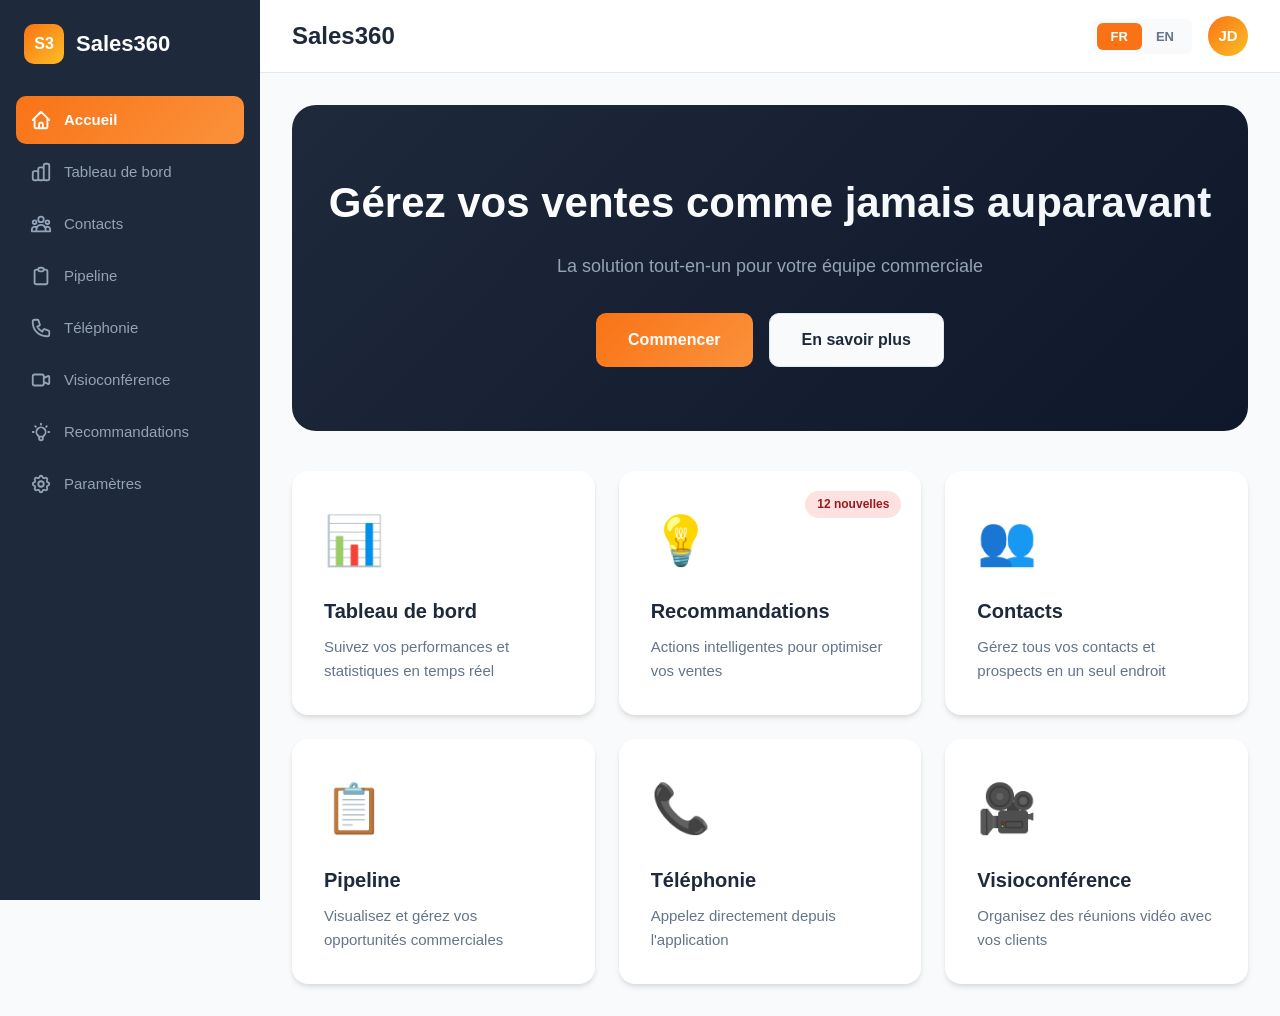
<file: index.html>
<!DOCTYPE html>
<html lang="fr">
<head>
  <meta charset="UTF-8">
  <meta name="viewport" content="width=device-width, initial-scale=1.0">
  <title>Sales360 - Accueil</title>
  <link rel="stylesheet" href="style.css">
</head>
<body>
  <div class="app-container">
    <!-- Sidebar -->
    <aside class="sidebar">
      <div class="logo">
        <div class="logo-icon">S3</div>
        <span>Sales360</span>
      </div>
      
      <nav>
        <ul class="nav-menu">
          <li class="nav-item"><a href="index.html" class="nav-link active">
            <svg class="nav-icon" fill="none" stroke="currentColor" viewBox="0 0 24 24"><path stroke-linecap="round" stroke-linejoin="round" stroke-width="2" d="M3 12l2-2m0 0l7-7 7 7M5 10v10a1 1 0 001 1h3m10-11l2 2m-2-2v10a1 1 0 01-1 1h-3m-6 0a1 1 0 001-1v-4a1 1 0 011-1h2a1 1 0 011 1v4a1 1 0 001 1m-6 0h6"/></svg>
            <span>Accueil</span>
          </a></li>
          <li class="nav-item"><a href="dashboard.html" class="nav-link">
            <svg class="nav-icon" fill="none" stroke="currentColor" viewBox="0 0 24 24"><path stroke-linecap="round" stroke-linejoin="round" stroke-width="2" d="M9 19v-6a2 2 0 00-2-2H5a2 2 0 00-2 2v6a2 2 0 002 2h2a2 2 0 002-2zm0 0V9a2 2 0 012-2h2a2 2 0 012 2v10m-6 0a2 2 0 002 2h2a2 2 0 002-2m0 0V5a2 2 0 012-2h2a2 2 0 012 2v14a2 2 0 01-2 2h-2a2 2 0 01-2-2z"/></svg>
            <span>Tableau de bord</span>
          </a></li>
          <li class="nav-item"><a href="contacts.html" class="nav-link">
            <svg class="nav-icon" fill="none" stroke="currentColor" viewBox="0 0 24 24"><path stroke-linecap="round" stroke-linejoin="round" stroke-width="2" d="M17 20h5v-2a3 3 0 00-5.356-1.857M17 20H7m10 0v-2c0-.656-.126-1.283-.356-1.857M7 20H2v-2a3 3 0 015.356-1.857M7 20v-2c0-.656.126-1.283.356-1.857m0 0a5.002 5.002 0 019.288 0M15 7a3 3 0 11-6 0 3 3 0 016 0zm6 3a2 2 0 11-4 0 2 2 0 014 0zM7 10a2 2 0 11-4 0 2 2 0 014 0z"/></svg>
            <span>Contacts</span>
          </a></li>
          <li class="nav-item"><a href="pipeline.html" class="nav-link">
            <svg class="nav-icon" fill="none" stroke="currentColor" viewBox="0 0 24 24"><path stroke-linecap="round" stroke-linejoin="round" stroke-width="2" d="M9 5H7a2 2 0 00-2 2v12a2 2 0 002 2h10a2 2 0 002-2V7a2 2 0 00-2-2h-2M9 5a2 2 0 002 2h2a2 2 0 002-2M9 5a2 2 0 012-2h2a2 2 0 012 2"/></svg>
            <span>Pipeline</span>
          </a></li>
          <li class="nav-item"><a href="telephony.html" class="nav-link">
            <svg class="nav-icon" fill="none" stroke="currentColor" viewBox="0 0 24 24"><path stroke-linecap="round" stroke-linejoin="round" stroke-width="2" d="M3 5a2 2 0 012-2h3.28a1 1 0 01.948.684l1.498 4.493a1 1 0 01-.502 1.21l-2.257 1.13a11.042 11.042 0 005.516 5.516l1.13-2.257a1 1 0 011.21-.502l4.493 1.498a1 1 0 01.684.949V19a2 2 0 01-2 2h-1C9.716 21 3 14.284 3 6V5z"/></svg>
            <span>Téléphonie</span>
          </a></li>
          <li class="nav-item"><a href="visio.html" class="nav-link">
            <svg class="nav-icon" fill="none" stroke="currentColor" viewBox="0 0 24 24"><path stroke-linecap="round" stroke-linejoin="round" stroke-width="2" d="M15 10l4.553-2.276A1 1 0 0121 8.618v6.764a1 1 0 01-1.447.894L15 14M5 18h8a2 2 0 002-2V8a2 2 0 00-2-2H5a2 2 0 00-2 2v8a2 2 0 002 2z"/></svg>
            <span>Visioconférence</span>
          </a></li>
          <li class="nav-item"><a href="recommendations.html" class="nav-link">
            <svg class="nav-icon" fill="none" stroke="currentColor" viewBox="0 0 24 24"><path stroke-linecap="round" stroke-linejoin="round" stroke-width="2" d="M9.663 17h4.673M12 3v1m6.364 1.636l-.707.707M21 12h-1M4 12H3m3.343-5.657l-.707-.707m2.828 9.9a5 5 0 117.072 0l-.548.547A3.374 3.374 0 0014 18.469V19a2 2 0 11-4 0v-.531c0-.895-.356-1.754-.988-2.386l-.548-.547z"/></svg>
            <span>Recommandations</span>
            <span class="nav-badge" id="sidebar-badge" style="display:none">0</span>
          </a></li>
          <li class="nav-item"><a href="settings.html" class="nav-link">
            <svg class="nav-icon" fill="none" stroke="currentColor" viewBox="0 0 24 24"><path stroke-linecap="round" stroke-linejoin="round" stroke-width="2" d="M10.325 4.317c.426-1.756 2.924-1.756 3.35 0a1.724 1.724 0 002.573 1.066c1.543-.94 3.31.826 2.37 2.37a1.724 1.724 0 001.065 2.572c1.756.426 1.756 2.924 0 3.35a1.724 1.724 0 00-1.066 2.573c.94 1.543-.826 3.31-2.37 2.37a1.724 1.724 0 00-2.572 1.065c-.426 1.756-2.924 1.756-3.35 0a1.724 1.724 0 00-2.573-1.066c-1.543.94-3.31-.826-2.37-2.37a1.724 1.724 0 00-1.065-2.572c-1.756-.426-1.756-2.924 0-3.35a1.724 1.724 0 001.066-2.573c-.94-1.543.826-3.31 2.37-2.37.996.608 2.296.07 2.572-1.065z"/>
              <path stroke-linecap="round" stroke-linejoin="round" stroke-width="2" d="M15 12a3 3 0 11-6 0 3 3 0 016 0z"/></svg>
            <span>Paramètres</span>
          </a></li>
        </ul>
      </nav>
    </aside>

    <!-- Main Content -->
    <main class="main-content">
      <!-- Topbar -->
      <header class="topbar">
        <div class="topbar-left">
          <h1>Sales360</h1>
        </div>
        <div class="topbar-right">
          <div class="lang-switch">
            <button class="lang-btn active" data-lang="fr">FR</button>
            <button class="lang-btn" data-lang="en">EN</button>
          </div>
          <div class="user-profile">
            <div class="user-avatar">JD</div>
          </div>
        </div>
      </header>

      <!-- Content -->
      <div class="content">
        <!-- Hero Section -->
        <section class="hero-section">
          <h1 class="hero-title" data-i18n="heroTitle">Gérez vos ventes comme jamais auparavant</h1>
          <p class="hero-subtitle" data-i18n="heroSubtitle">La solution tout-en-un pour votre équipe commerciale</p>
          <div class="hero-buttons">
            <a href="dashboard.html" class="btn btn-primary hero-btn" data-i18n="getStarted">Commencer</a>
            <button class="btn btn-secondary hero-btn" data-i18n="learnMore">En savoir plus</button>
          </div>
        </section>

        <!-- Making feature cards clickable and linking them to sidebar pages -->
        <!-- Features Grid -->
        <div class="features-grid">
          <a href="dashboard.html" class="feature-card card" style="text-decoration: none; color: inherit; cursor: pointer; transition: all 0.3s ease;">
            <div class="feature-icon">📊</div>
            <h3 class="feature-title" data-i18n="feature1Title">Tableau de bord</h3>
            <p class="feature-description" data-i18n="feature1Desc">Suivez vos performances et statistiques en temps réel</p>
          </a>

          <a href="recommendations.html" class="feature-card card" style="text-decoration: none; color: inherit; cursor: pointer; transition: all 0.3s ease; position: relative;">
            <div class="feature-icon">💡</div>
            <h3 class="feature-title" data-i18n="feature5Title">Recommandations</h3>
            <p class="feature-description" data-i18n="feature5Desc">Actions intelligentes pour optimiser vos ventes</p>
            <span class="badge badge-danger" style="position: absolute; top: 20px; right: 20px;">12 nouvelles</span>
          </a>

          <a href="contacts.html" class="feature-card card" style="text-decoration: none; color: inherit; cursor: pointer; transition: all 0.3s ease;">
            <div class="feature-icon">👥</div>
            <h3 class="feature-title" data-i18n="feature6Title">Contacts</h3>
            <p class="feature-description" data-i18n="feature6Desc">Gérez tous vos contacts et prospects en un seul endroit</p>
          </a>

          <a href="pipeline.html" class="feature-card card" style="text-decoration: none; color: inherit; cursor: pointer; transition: all 0.3s ease;">
            <div class="feature-icon">📋</div>
            <h3 class="feature-title" data-i18n="feature7Title">Pipeline</h3>
            <p class="feature-description" data-i18n="feature7Desc">Visualisez et gérez vos opportunités commerciales</p>
          </a>

          <a href="telephony.html" class="feature-card card" style="text-decoration: none; color: inherit; cursor: pointer; transition: all 0.3s ease;">
            <div class="feature-icon">📞</div>
            <h3 class="feature-title" data-i18n="feature2Title">Téléphonie</h3>
            <p class="feature-description" data-i18n="feature2Desc">Appelez directement depuis l'application</p>
          </a>

          <a href="visio.html" class="feature-card card" style="text-decoration: none; color: inherit; cursor: pointer; transition: all 0.3s ease;">
            <div class="feature-icon">🎥</div>
            <h3 class="feature-title" data-i18n="feature3Title">Visioconférence</h3>
            <p class="feature-description" data-i18n="feature3Desc">Organisez des réunions vidéo avec vos clients</p>
          </a>
        </div>
      </div>
    </main>
  </div>

  <script src="main.js"></script>
</body>
</html>
</file>
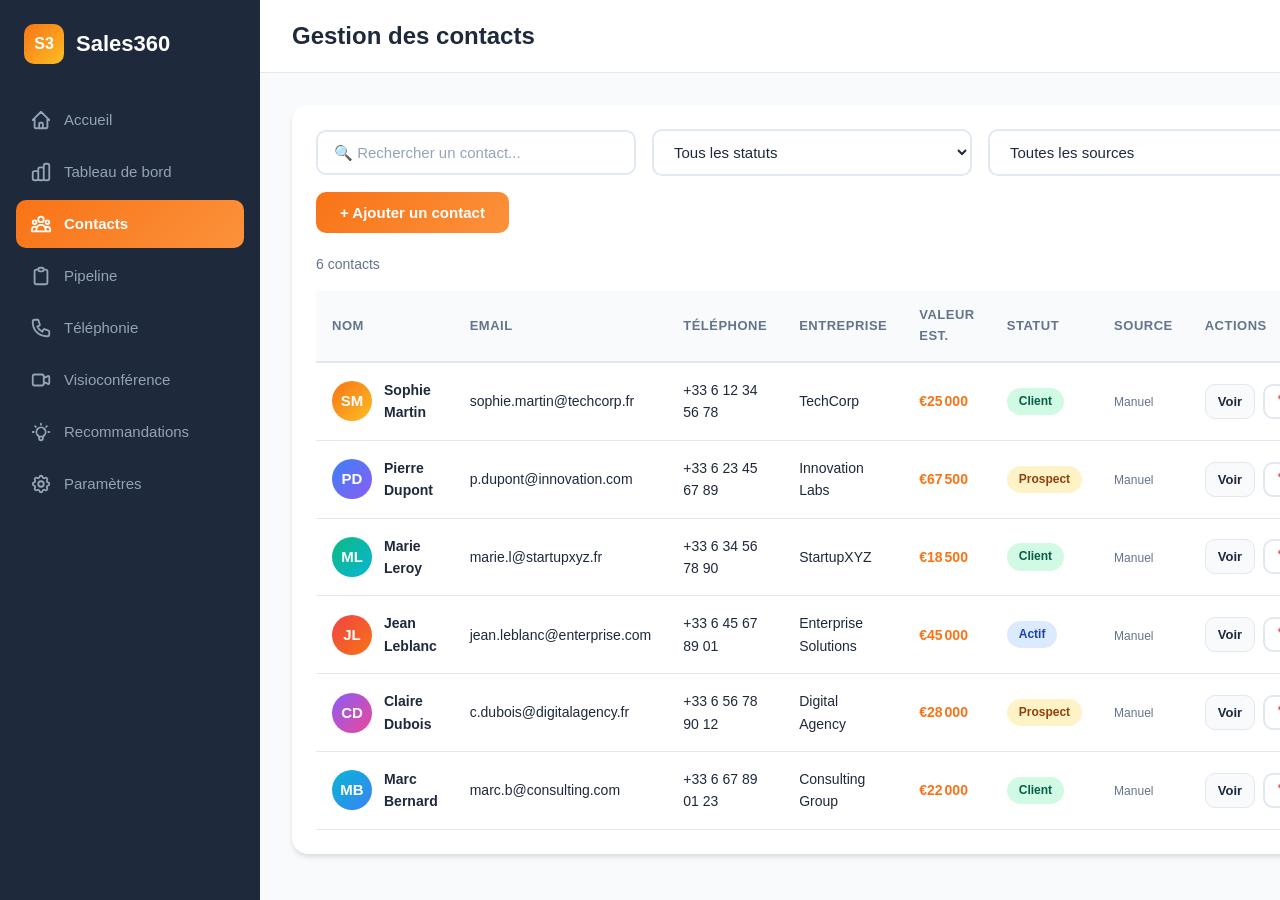
<file: contacts.html>
<!DOCTYPE html>
<html lang="fr">
<head>
  <meta charset="UTF-8">
  <meta name="viewport" content="width=device-width, initial-scale=1.0">
  <title>Sales360 - Contacts</title>
  <link rel="stylesheet" href="style.css">
  <style>
    .contacts-toolbar {
      display: flex; gap: 16px; flex-wrap: wrap; align-items: center; margin-bottom: 20px;
    }
    .contacts-toolbar .form-input { max-width: 320px; }
    .contacts-toolbar select       { max-width: 180px; }

    /* Avatar colors */
    .av-0 { background: linear-gradient(135deg, #f97316, #fbbf24); }
    .av-1 { background: linear-gradient(135deg, #3b82f6, #8b5cf6); }
    .av-2 { background: linear-gradient(135deg, #10b981, #06b6d4); }
    .av-3 { background: linear-gradient(135deg, #ef4444, #f97316); }
    .av-4 { background: linear-gradient(135deg, #8b5cf6, #ec4899); }
    .av-5 { background: linear-gradient(135deg, #06b6d4, #3b82f6); }

    .contact-avatar {
      width: 40px; height: 40px; border-radius: 50%;
      display: flex; align-items: center; justify-content: center;
      color: white; font-weight: 700; font-size: 15px; flex-shrink: 0;
    }
    .ai-tag {
      display: inline-flex; align-items: center; gap: 4px;
      background: #ede9fe; color: #5b21b6; font-size: 11px;
      font-weight: 700; padding: 2px 8px; border-radius: 10px; margin-left: 6px;
    }
    .empty-state {
      text-align: center; padding: 64px 32px; color: var(--text-gray);
    }
    .empty-state .empty-icon { font-size: 56px; margin-bottom: 16px; }
    .empty-state p { font-weight: 600; font-size: 18px; margin-bottom: 8px; }

    /* Add contact modal */
    .form-row { display: grid; grid-template-columns: 1fr 1fr; gap: 16px; }
    @media (max-width: 640px) { .form-row { grid-template-columns: 1fr; } }

    .contact-notes-cell {
      max-width: 240px; white-space: nowrap; overflow: hidden;
      text-overflow: ellipsis; color: var(--text-gray); font-size: 13px;
    }
  </style>
</head>
<body>
<div class="app-container">
  <!-- Sidebar -->
  <aside class="sidebar">
    <div class="logo">
      <div class="logo-icon">S3</div>
      <span>Sales360</span>
    </div>
    <nav>
      <ul class="nav-menu">
          <li class="nav-item"><a href="index.html" class="nav-link">
            <svg class="nav-icon" fill="none" stroke="currentColor" viewBox="0 0 24 24"><path stroke-linecap="round" stroke-linejoin="round" stroke-width="2" d="M3 12l2-2m0 0l7-7 7 7M5 10v10a1 1 0 001 1h3m10-11l2 2m-2-2v10a1 1 0 01-1 1h-3m-6 0a1 1 0 001-1v-4a1 1 0 011-1h2a1 1 0 011 1v4a1 1 0 001 1m-6 0h6"/></svg>
            <span>Accueil</span>
          </a></li>
          <li class="nav-item"><a href="dashboard.html" class="nav-link">
            <svg class="nav-icon" fill="none" stroke="currentColor" viewBox="0 0 24 24"><path stroke-linecap="round" stroke-linejoin="round" stroke-width="2" d="M9 19v-6a2 2 0 00-2-2H5a2 2 0 00-2 2v6a2 2 0 002 2h2a2 2 0 002-2zm0 0V9a2 2 0 012-2h2a2 2 0 012 2v10m-6 0a2 2 0 002 2h2a2 2 0 002-2m0 0V5a2 2 0 012-2h2a2 2 0 012 2v14a2 2 0 01-2 2h-2a2 2 0 01-2-2z"/></svg>
            <span>Tableau de bord</span>
          </a></li>
          <li class="nav-item"><a href="contacts.html" class="nav-link active">
            <svg class="nav-icon" fill="none" stroke="currentColor" viewBox="0 0 24 24"><path stroke-linecap="round" stroke-linejoin="round" stroke-width="2" d="M17 20h5v-2a3 3 0 00-5.356-1.857M17 20H7m10 0v-2c0-.656-.126-1.283-.356-1.857M7 20H2v-2a3 3 0 015.356-1.857M7 20v-2c0-.656.126-1.283.356-1.857m0 0a5.002 5.002 0 019.288 0M15 7a3 3 0 11-6 0 3 3 0 016 0zm6 3a2 2 0 11-4 0 2 2 0 014 0zM7 10a2 2 0 11-4 0 2 2 0 014 0z"/></svg>
            <span>Contacts</span>
          </a></li>
          <li class="nav-item"><a href="pipeline.html" class="nav-link">
            <svg class="nav-icon" fill="none" stroke="currentColor" viewBox="0 0 24 24"><path stroke-linecap="round" stroke-linejoin="round" stroke-width="2" d="M9 5H7a2 2 0 00-2 2v12a2 2 0 002 2h10a2 2 0 002-2V7a2 2 0 00-2-2h-2M9 5a2 2 0 002 2h2a2 2 0 002-2M9 5a2 2 0 012-2h2a2 2 0 012 2"/></svg>
            <span>Pipeline</span>
          </a></li>
          <li class="nav-item"><a href="telephony.html" class="nav-link">
            <svg class="nav-icon" fill="none" stroke="currentColor" viewBox="0 0 24 24"><path stroke-linecap="round" stroke-linejoin="round" stroke-width="2" d="M3 5a2 2 0 012-2h3.28a1 1 0 01.948.684l1.498 4.493a1 1 0 01-.502 1.21l-2.257 1.13a11.042 11.042 0 005.516 5.516l1.13-2.257a1 1 0 011.21-.502l4.493 1.498a1 1 0 01.684.949V19a2 2 0 01-2 2h-1C9.716 21 3 14.284 3 6V5z"/></svg>
            <span>Téléphonie</span>
          </a></li>
          <li class="nav-item"><a href="visio.html" class="nav-link">
            <svg class="nav-icon" fill="none" stroke="currentColor" viewBox="0 0 24 24"><path stroke-linecap="round" stroke-linejoin="round" stroke-width="2" d="M15 10l4.553-2.276A1 1 0 0121 8.618v6.764a1 1 0 01-1.447.894L15 14M5 18h8a2 2 0 002-2V8a2 2 0 00-2-2H5a2 2 0 00-2 2v8a2 2 0 002 2z"/></svg>
            <span>Visioconférence</span>
          </a></li>
          <li class="nav-item"><a href="recommendations.html" class="nav-link">
            <svg class="nav-icon" fill="none" stroke="currentColor" viewBox="0 0 24 24"><path stroke-linecap="round" stroke-linejoin="round" stroke-width="2" d="M9.663 17h4.673M12 3v1m6.364 1.636l-.707.707M21 12h-1M4 12H3m3.343-5.657l-.707-.707m2.828 9.9a5 5 0 117.072 0l-.548.547A3.374 3.374 0 0014 18.469V19a2 2 0 11-4 0v-.531c0-.895-.356-1.754-.988-2.386l-.548-.547z"/></svg>
            <span>Recommandations</span>
            <span class="nav-badge" id="sidebar-badge" style="display:none">0</span>
          </a></li>
          <li class="nav-item"><a href="settings.html" class="nav-link">
            <svg class="nav-icon" fill="none" stroke="currentColor" viewBox="0 0 24 24"><path stroke-linecap="round" stroke-linejoin="round" stroke-width="2" d="M10.325 4.317c.426-1.756 2.924-1.756 3.35 0a1.724 1.724 0 002.573 1.066c1.543-.94 3.31.826 2.37 2.37a1.724 1.724 0 001.065 2.572c1.756.426 1.756 2.924 0 3.35a1.724 1.724 0 00-1.066 2.573c.94 1.543-.826 3.31-2.37 2.37a1.724 1.724 0 00-2.572 1.065c-.426 1.756-2.924 1.756-3.35 0a1.724 1.724 0 00-2.573-1.066c-1.543.94-3.31-.826-2.37-2.37a1.724 1.724 0 00-1.065-2.572c-1.756-.426-1.756-2.924 0-3.35a1.724 1.724 0 001.066-2.573c-.94-1.543.826-3.31 2.37-2.37.996.608 2.296.07 2.572-1.065z"/>
              <path stroke-linecap="round" stroke-linejoin="round" stroke-width="2" d="M15 12a3 3 0 11-6 0 3 3 0 016 0z"/></svg>
            <span>Paramètres</span>
          </a></li>
        </ul>
    </nav>
  </aside>

  <main class="main-content">
    <header class="topbar">
      <div class="topbar-left">
        <h1>Gestion des contacts</h1>
      </div>
      <div class="topbar-right">
        <div class="user-profile"><div class="user-avatar">JD</div></div>
      </div>
    </header>

    <div class="content">
      <div class="card">
        <div class="contacts-toolbar">
          <input type="text" id="search-input" class="form-input" placeholder="🔍 Rechercher un contact..." oninput="filterContacts()">
          <select id="status-filter" class="form-input" onchange="filterContacts()">
            <option value="">Tous les statuts</option>
            <option value="Client">Client</option>
            <option value="Prospect">Prospect</option>
            <option value="Intéressé">Intéressé</option>
            <option value="Chaud">Chaud</option>
            <option value="Actif">Actif</option>
          </select>
          <select id="source-filter" class="form-input" onchange="filterContacts()">
            <option value="">Toutes les sources</option>
            <option value="Appel analysé">🤖 Via IA</option>
            <option value="Manuel">✍️ Manuel</option>
          </select>
          <div style="flex:1"></div>
          <button class="btn btn-primary" onclick="openAddModal()">+ Ajouter un contact</button>
        </div>

        <div id="contacts-count" style="font-size:14px;color:var(--text-gray);margin-bottom:16px;"></div>

        <div class="table-container">
          <table>
            <thead>
              <tr>
                <th>Nom</th>
                <th>Email</th>
                <th>Téléphone</th>
                <th>Entreprise</th>
                <th>Valeur est.</th>
                <th>Statut</th>
                <th>Source</th>
                <th>Actions</th>
              </tr>
            </thead>
            <tbody id="contacts-tbody">
              <tr><td colspan="8" style="text-align:center;padding:32px;color:var(--text-gray)">Chargement...</td></tr>
            </tbody>
          </table>
        </div>
      </div>
    </div>
  </main>
</div>

<!-- ── Modal Ajouter Contact ── -->
<div class="modal" id="add-contact-modal">
  <div class="modal-content" style="max-width:560px">
    <div class="modal-header">
      <h2 id="add-modal-title">Ajouter un contact</h2>
      <button class="modal-close" onclick="closeAddModal()">&times;</button>
    </div>
    <div class="modal-body">
      <input type="hidden" id="edit-contact-id">
      <div class="form-row">
        <div class="form-group">
          <label class="form-label">Nom complet *</label>
          <input type="text" id="add-name" class="form-input" placeholder="Pierre Dupont">
        </div>
        <div class="form-group">
          <label class="form-label">Entreprise</label>
          <input type="text" id="add-company" class="form-input" placeholder="Innovation Labs">
        </div>
      </div>
      <div class="form-row">
        <div class="form-group">
          <label class="form-label">Email</label>
          <input type="email" id="add-email" class="form-input" placeholder="p.dupont@company.com">
        </div>
        <div class="form-group">
          <label class="form-label">Téléphone</label>
          <input type="text" id="add-phone" class="form-input" placeholder="+33 6 12 34 56 78">
        </div>
      </div>
      <div class="form-row">
        <div class="form-group">
          <label class="form-label">Statut</label>
          <select id="add-status" class="form-input">
            <option>Prospect</option>
            <option>Intéressé</option>
            <option>Chaud</option>
            <option>Client</option>
            <option>Actif</option>
          </select>
        </div>
        <div class="form-group">
          <label class="form-label">Valeur estimée (€)</label>
          <input type="number" id="add-value" class="form-input" placeholder="0">
        </div>
      </div>
      <div class="form-group">
        <label class="form-label">Notes</label>
        <textarea id="add-notes" class="form-input" rows="3" style="resize:vertical" placeholder="Contexte, besoins, historique..."></textarea>
      </div>
      <div style="display:flex;gap:12px;margin-top:8px">
        <button class="btn btn-primary btn-block" onclick="saveContact()">💾 Enregistrer</button>
        <button class="btn btn-outline" onclick="closeAddModal()">Annuler</button>
      </div>
    </div>
  </div>
</div>

<!-- ── Modal Fiche Contact ── -->
<div class="modal" id="contact-modal">
  <div class="modal-content" style="max-width:680px">
    <div class="modal-header">
      <h2 id="contact-modal-title">Fiche contact</h2>
      <button class="modal-close" onclick="closeContactModal()">&times;</button>
    </div>
    <div class="modal-body" id="contact-modal-body"></div>
  </div>
</div>

<script src="ai-engine.js"></script>
<script src="main.js"></script>
<script>
  // ── Static seed contacts (shown if no AI contacts yet) ──
  const SEED_CONTACTS = [
    { id:'seed-1', name:'Sophie Martin',  company:'TechCorp',           email:'sophie.martin@techcorp.fr',       phone:'+33 6 12 34 56 78', status:'Client',   estimatedValue:25000, source:'Manuel', notes:'Cliente satisfaite depuis 8 mois.' },
    { id:'seed-2', name:'Pierre Dupont',  company:'Innovation Labs',     email:'p.dupont@innovation.com',          phone:'+33 6 23 45 67 89', status:'Prospect', estimatedValue:67500, source:'Manuel', notes:'Prospect chaud, en attente de proposition.' },
    { id:'seed-3', name:'Marie Leroy',    company:'StartupXYZ',          email:'marie.l@startupxyz.fr',            phone:'+33 6 34 56 78 90', status:'Client',   estimatedValue:18500, source:'Manuel', notes:'Utilise notre service principal activement.' },
    { id:'seed-4', name:'Jean Leblanc',   company:'Enterprise Solutions', email:'jean.leblanc@enterprise.com',      phone:'+33 6 45 67 89 01', status:'Actif',    estimatedValue:45000, source:'Manuel', notes:'Renouvellement dans 30 jours.' },
    { id:'seed-5', name:'Claire Dubois',  company:'Digital Agency',       email:'c.dubois@digitalagency.fr',        phone:'+33 6 56 78 90 12', status:'Prospect', estimatedValue:28000, source:'Manuel', notes:'Prospect qualifié, relance urgente.' },
    { id:'seed-6', name:'Marc Bernard',   company:'Consulting Group',     email:'marc.b@consulting.com',            phone:'+33 6 67 89 01 23', status:'Client',   estimatedValue:22000, source:'Manuel', notes:'3 licences actives, potentiel d\'expansion.' },
  ];

  let allContacts = [];
  let filtered    = [];

  function loadAllContacts() {
    const aiContacts = S360AI.loadData(S360AI.STORAGE_CONTACTS);
    // Merge: AI contacts first, then seeds not duplicated
    const aiNames = aiContacts.map(c => c.name.toLowerCase());
    const uniqueSeeds = SEED_CONTACTS.filter(s => !aiNames.includes(s.name.toLowerCase()));
    allContacts = [...aiContacts, ...uniqueSeeds];
    filtered = [...allContacts];
  }

  function initBadge() {
    const steps = S360AI.loadData(S360AI.STORAGE_NEXT_STEPS);
    const pending = steps.filter(s => !s.done).length;
    const badge = document.getElementById('sidebar-badge');
    if (badge) { badge.textContent = pending; badge.style.display = pending > 0 ? 'inline-block' : 'none'; }
  }

  // ── Render table ───────────────────────────────────────
  function renderContacts(list) {
    const tbody = document.getElementById('contacts-tbody');
    document.getElementById('contacts-count').textContent =
      `${list.length} contact${list.length > 1 ? 's' : ''}${list.length !== allContacts.length ? ' (filtrés sur ' + allContacts.length + ')' : ''}`;

    if (!list.length) {
      tbody.innerHTML = `<tr><td colspan="8">
        <div class="empty-state">
          <div class="empty-icon">👥</div>
          <p>Aucun contact trouvé</p>
          <p style="font-size:14px;margin-top:4px">Analysez un appel ou ajoutez un contact manuellement.</p>
          <button class="btn btn-primary" style="margin-top:16px" onclick="openAddModal()">+ Ajouter</button>
        </div>
      </td></tr>`;
      return;
    }

    const statusBadge = s => {
      const map = {
        'Client':    'badge-success', 'Chaud':     'badge-danger',
        'Intéressé': 'badge-warning', 'Prospect':  'badge-warning',
        'Actif':     'badge-info'
      };
      return `<span class="badge ${map[s]||'badge-info'}">${s}</span>`;
    };

    tbody.innerHTML = list.map((c, i) => {
      const initials = (c.name||'??').split(' ').map(w=>w[0]).join('').slice(0,2).toUpperCase();
      const avClass  = `av-${i % 6}`;
      const isAI     = c.source === 'Appel analysé';
      const val      = c.estimatedValue ? `€${Number(c.estimatedValue).toLocaleString('fr-FR')}` : '—';
      return `<tr>
        <td>
          <div style="display:flex;align-items:center;gap:12px">
            <div class="contact-avatar ${avClass}">${initials}</div>
            <div>
              <span style="font-weight:600;color:var(--text-dark)">${c.name}</span>
              ${isAI ? '<span class="ai-tag">🤖 IA</span>' : ''}
              ${c.callCount > 1 ? `<span style="font-size:12px;color:var(--text-gray);display:block">${c.callCount} appels analysés</span>` : ''}
            </div>
          </div>
        </td>
        <td>${c.email||'—'}</td>
        <td>${c.phone||'—'}</td>
        <td>${c.company||'—'}</td>
        <td style="font-weight:600;color:var(--accent-orange)">${val}</td>
        <td>${statusBadge(c.status||'Prospect')}</td>
        <td><span style="font-size:12px;color:var(--text-gray)">${c.source||'Manuel'}</span></td>
        <td>
          <div style="display:flex;gap:8px">
            <button class="btn btn-secondary" style="padding:8px 12px;font-size:13px" onclick="viewContact('${c.id}')">Voir</button>
            <button class="btn btn-outline"   style="padding:8px 12px;font-size:13px" onclick="editContact('${c.id}')">✏️</button>
            <button class="btn" style="padding:8px 12px;font-size:13px;background:#fee2e2;color:#991b1b" onclick="confirmDelete('${c.id}')">🗑️</button>
          </div>
        </td>
      </tr>`;
    }).join('');
  }

  // ── Filter ─────────────────────────────────────────────
  function filterContacts() {
    const q      = document.getElementById('search-input').value.toLowerCase();
    const status = document.getElementById('status-filter').value;
    const source = document.getElementById('source-filter').value;

    filtered = allContacts.filter(c => {
      const matchQ = !q || [c.name, c.company, c.email, c.phone].some(f => (f||'').toLowerCase().includes(q));
      const matchS = !status || c.status === status;
      const matchSrc = !source || c.source === source;
      return matchQ && matchS && matchSrc;
    });
    renderContacts(filtered);
  }

  // ── View contact (fiche) ───────────────────────────────
  function viewContact(id) {
    const c = allContacts.find(x => x.id === id);
    if (!c) return;

    const steps = S360AI.loadData(S360AI.STORAGE_NEXT_STEPS).filter(s => s.contactId === id || s.contactName === c.name);
    const pending = steps.filter(s => !s.done);
    const icons = { urgent:'⚡', 'follow-up':'📅', opportunity:'🎯', risk:'⚠️' };

    document.getElementById('contact-modal-title').textContent = c.name + (c.company ? ` — ${c.company}` : '');
    document.getElementById('contact-modal-body').innerHTML = `
      <div style="display:grid;grid-template-columns:1fr 1fr;gap:16px;margin-bottom:20px">
        <div>
          <div style="font-size:12px;font-weight:700;text-transform:uppercase;letter-spacing:1px;color:var(--text-light);margin-bottom:8px">Informations</div>
          <div class="info-row" style="display:flex;justify-content:space-between;padding:8px 0;border-bottom:1px solid var(--border-light);font-size:14px"><span style="color:var(--text-gray)">Email</span><span style="font-weight:600">${c.email||'—'}</span></div>
          <div class="info-row" style="display:flex;justify-content:space-between;padding:8px 0;border-bottom:1px solid var(--border-light);font-size:14px"><span style="color:var(--text-gray)">Téléphone</span><span style="font-weight:600">${c.phone||'—'}</span></div>
          <div class="info-row" style="display:flex;justify-content:space-between;padding:8px 0;border-bottom:1px solid var(--border-light);font-size:14px"><span style="color:var(--text-gray)">Statut</span><span style="font-weight:600">${c.status||'—'}</span></div>
          <div class="info-row" style="display:flex;justify-content:space-between;padding:8px 0;border-bottom:1px solid var(--border-light);font-size:14px"><span style="color:var(--text-gray)">Valeur</span><span style="font-weight:600;color:var(--accent-orange)">${c.estimatedValue?'€'+Number(c.estimatedValue).toLocaleString('fr-FR'):'—'}</span></div>
          <div class="info-row" style="display:flex;justify-content:space-between;padding:8px 0;font-size:14px"><span style="color:var(--text-gray)">Appels analysés</span><span style="font-weight:600">${c.callCount||0}</span></div>
        </div>
        <div>
          <div style="font-size:12px;font-weight:700;text-transform:uppercase;letter-spacing:1px;color:var(--text-light);margin-bottom:8px">Notes</div>
          <p style="font-size:14px;color:var(--text-gray);line-height:1.7;background:var(--bg-light);padding:12px;border-radius:8px">${c.notes||'Aucune note'}</p>
        </div>
      </div>
      <div style="font-size:12px;font-weight:700;text-transform:uppercase;letter-spacing:1px;color:var(--text-light);margin-bottom:10px">
        Next Steps en attente (${pending.length})
      </div>
      ${pending.length ? pending.map(s => `
        <div style="display:flex;gap:12px;align-items:flex-start;padding:12px 14px;border-radius:8px;border-left:4px solid ${s.type==='urgent'?'#ef4444':s.type==='follow-up'?'#3b82f6':s.type==='opportunity'?'#10b981':'#f59e0b'};background:var(--bg-light);margin-bottom:8px">
          <span style="font-size:20px">${icons[s.type]||'✅'}</span>
          <div>
            <div style="font-weight:700;font-size:14px;color:var(--text-dark)">${s.title}</div>
            <div style="font-size:13px;color:var(--text-gray);margin-top:2px">${s.description}</div>
            <div style="font-size:12px;color:var(--text-light);margin-top:4px">📅 ${s.dueDate||'—'}</div>
          </div>
          <button class="btn btn-outline" style="padding:6px 12px;font-size:12px;margin-left:auto;flex-shrink:0" onclick="markDone('${s.id}','${id}')">✓ Fait</button>
        </div>`).join('') : `<div style="text-align:center;padding:24px;color:var(--text-gray);font-size:14px">✅ Aucune action en attente</div>`}
      <div style="display:flex;gap:12px;margin-top:20px">
        <button class="btn btn-primary" onclick="window.location.href='telephony.html'">📄 Analyser un appel</button>
        <button class="btn btn-secondary" onclick="editContact('${id}');closeContactModal()">✏️ Modifier</button>
        <button class="btn btn-outline" style="color:#ef4444;border-color:#ef4444" onclick="confirmDelete('${id}');closeContactModal()">🗑️ Supprimer</button>
      </div>`;

    document.getElementById('contact-modal').style.display = 'block';
  }

  function closeContactModal() { document.getElementById('contact-modal').style.display = 'none'; }

  function markDone(stepId, contactId) {
    S360AI.markStepDone(stepId);
    closeContactModal();
    viewContact(contactId);
  }

  // ── Add / Edit modal ───────────────────────────────────
  function openAddModal() {
    document.getElementById('add-modal-title').textContent = 'Ajouter un contact';
    document.getElementById('edit-contact-id').value = '';
    ['add-name','add-company','add-email','add-phone','add-notes'].forEach(id => document.getElementById(id).value = '');
    document.getElementById('add-status').value = 'Prospect';
    document.getElementById('add-value').value = '';
    document.getElementById('add-contact-modal').style.display = 'block';
  }

  function editContact(id) {
    const c = allContacts.find(x => x.id === id);
    if (!c) return;
    document.getElementById('add-modal-title').textContent = 'Modifier le contact';
    document.getElementById('edit-contact-id').value = id;
    document.getElementById('add-name').value    = c.name    || '';
    document.getElementById('add-company').value = c.company || '';
    document.getElementById('add-email').value   = c.email   || '';
    document.getElementById('add-phone').value   = c.phone   || '';
    document.getElementById('add-status').value  = c.status  || 'Prospect';
    document.getElementById('add-value').value   = c.estimatedValue || '';
    document.getElementById('add-notes').value   = c.notes   || '';
    document.getElementById('add-contact-modal').style.display = 'block';
  }

  function closeAddModal() { document.getElementById('add-contact-modal').style.display = 'none'; }

  function saveContact() {
    const name = document.getElementById('add-name').value.trim();
    if (!name) { alert('Le nom est obligatoire.'); return; }

    const editId = document.getElementById('edit-contact-id').value;
    const contacts = S360AI.loadData(S360AI.STORAGE_CONTACTS);

    const data = {
      name,
      company:        document.getElementById('add-company').value.trim(),
      email:          document.getElementById('add-email').value.trim(),
      phone:          document.getElementById('add-phone').value.trim(),
      status:         document.getElementById('add-status').value,
      estimatedValue: parseInt(document.getElementById('add-value').value) || 0,
      notes:          document.getElementById('add-notes').value.trim(),
      source:         'Manuel'
    };

    if (editId) {
      // Edit existing AI contact
      const idx = contacts.findIndex(c => c.id === editId);
      if (idx >= 0) {
        contacts[idx] = { ...contacts[idx], ...data };
        S360AI.saveData(S360AI.STORAGE_CONTACTS, contacts);
      } else {
        // Edit seed — store in AI contacts
        contacts.unshift({ id: editId, ...data, createdAt: new Date().toISOString() });
        S360AI.saveData(S360AI.STORAGE_CONTACTS, contacts);
      }
    } else {
      const newC = { id: 'c-' + Date.now(), ...data, callCount: 0, createdAt: new Date().toISOString() };
      contacts.unshift(newC);
      S360AI.saveData(S360AI.STORAGE_CONTACTS, contacts);
    }

    closeAddModal();
    loadAllContacts();
    filterContacts();
  }

  // ── Delete ─────────────────────────────────────────────
  function confirmDelete(id) {
    const c = allContacts.find(x => x.id === id);
    if (!c) return;
    if (confirm(`Supprimer "${c.name}" ?`)) {
      S360AI.deleteContact(id);
      loadAllContacts();
      filterContacts();
    }
  }

  // ── Init ───────────────────────────────────────────────
  window.addEventListener('click', e => {
    if (e.target === document.getElementById('add-contact-modal'))  closeAddModal();
    if (e.target === document.getElementById('contact-modal'))      closeContactModal();
  });

  loadAllContacts();
  filterContacts();
  initBadge();

  // Expose
  window.filterContacts  = filterContacts;
  window.openAddModal    = openAddModal;
  window.closeAddModal   = closeAddModal;
  window.saveContact     = saveContact;
  window.viewContact     = viewContact;
  window.editContact     = editContact;
  window.confirmDelete   = confirmDelete;
  window.closeContactModal = closeContactModal;
  window.markDone        = markDone;
</script>
</body>
</html>
</file>
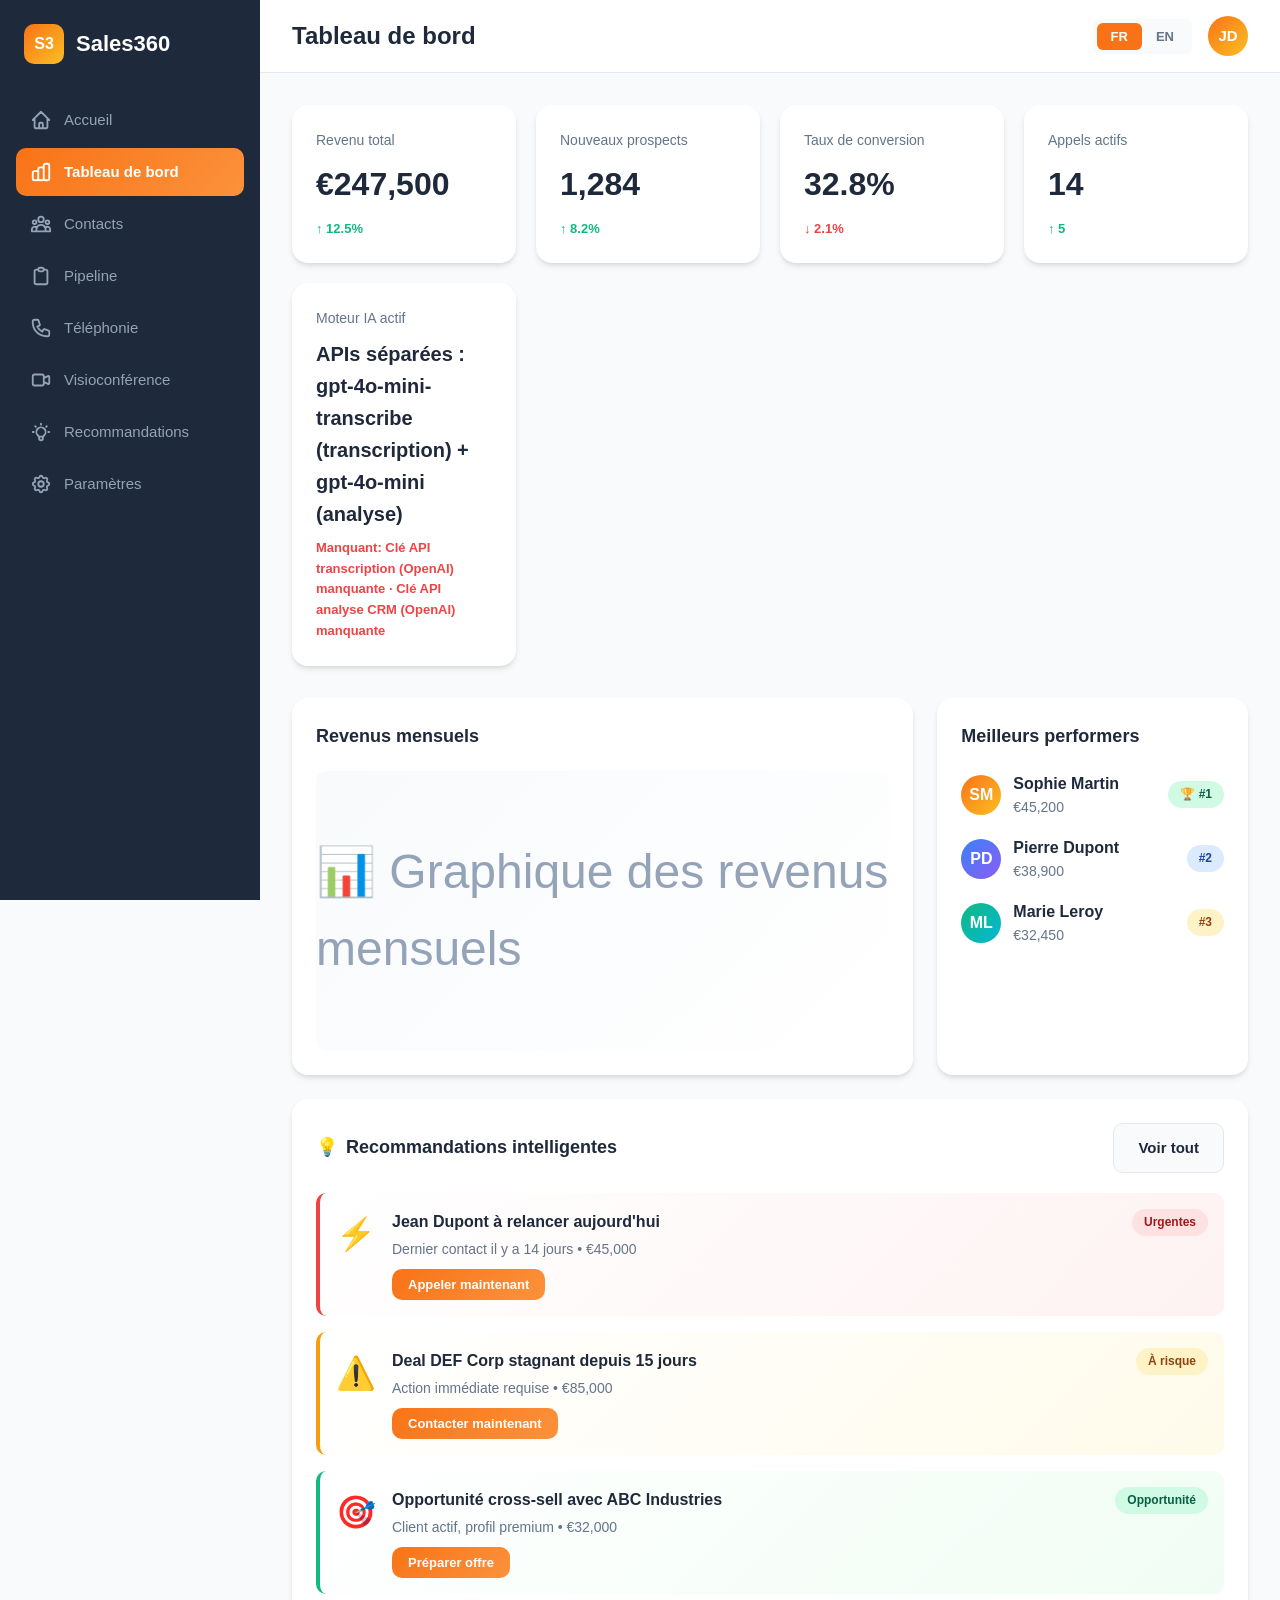
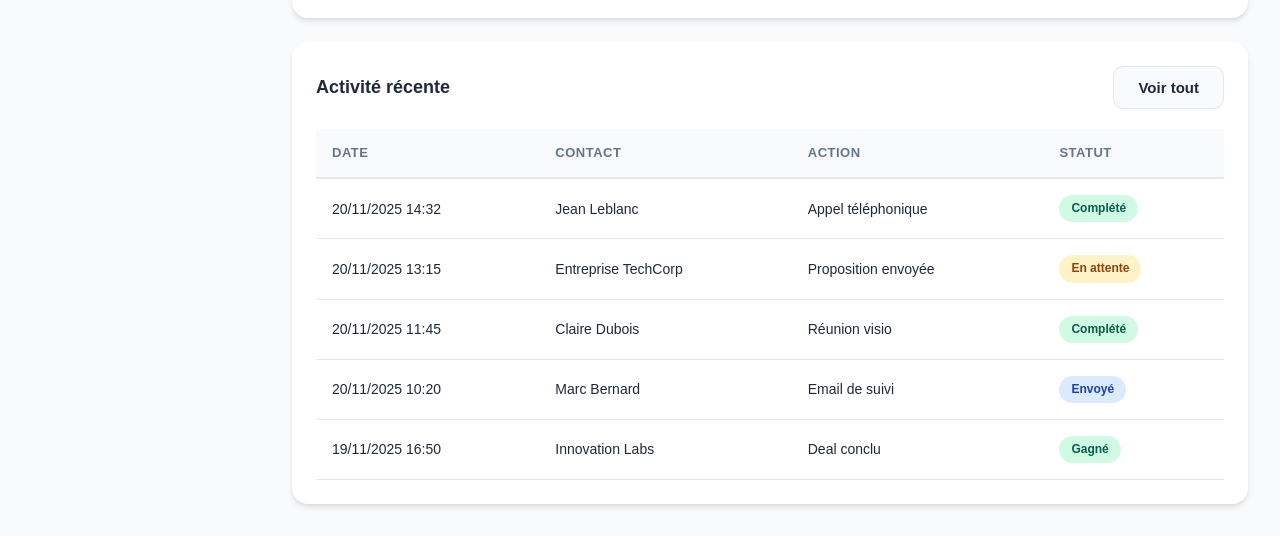
<file: dashboard.html>
<!DOCTYPE html>
<html lang="fr">
<head>
  <meta charset="UTF-8">
  <meta name="viewport" content="width=device-width, initial-scale=1.0">
  <title>Sales360 - Dashboard</title>
  <link rel="stylesheet" href="style.css">
</head>
<body>
  <div class="app-container">
    <!-- Sidebar -->
    <aside class="sidebar">
      <div class="logo">
        <div class="logo-icon">S3</div>
        <span>Sales360</span>
      </div>
      
      <nav>
        <ul class="nav-menu">
          <li class="nav-item"><a href="index.html" class="nav-link">
            <svg class="nav-icon" fill="none" stroke="currentColor" viewBox="0 0 24 24"><path stroke-linecap="round" stroke-linejoin="round" stroke-width="2" d="M3 12l2-2m0 0l7-7 7 7M5 10v10a1 1 0 001 1h3m10-11l2 2m-2-2v10a1 1 0 01-1 1h-3m-6 0a1 1 0 001-1v-4a1 1 0 011-1h2a1 1 0 011 1v4a1 1 0 001 1m-6 0h6"/></svg>
            <span>Accueil</span>
          </a></li>
          <li class="nav-item"><a href="dashboard.html" class="nav-link active">
            <svg class="nav-icon" fill="none" stroke="currentColor" viewBox="0 0 24 24"><path stroke-linecap="round" stroke-linejoin="round" stroke-width="2" d="M9 19v-6a2 2 0 00-2-2H5a2 2 0 00-2 2v6a2 2 0 002 2h2a2 2 0 002-2zm0 0V9a2 2 0 012-2h2a2 2 0 012 2v10m-6 0a2 2 0 002 2h2a2 2 0 002-2m0 0V5a2 2 0 012-2h2a2 2 0 012 2v14a2 2 0 01-2 2h-2a2 2 0 01-2-2z"/></svg>
            <span>Tableau de bord</span>
          </a></li>
          <li class="nav-item"><a href="contacts.html" class="nav-link">
            <svg class="nav-icon" fill="none" stroke="currentColor" viewBox="0 0 24 24"><path stroke-linecap="round" stroke-linejoin="round" stroke-width="2" d="M17 20h5v-2a3 3 0 00-5.356-1.857M17 20H7m10 0v-2c0-.656-.126-1.283-.356-1.857M7 20H2v-2a3 3 0 015.356-1.857M7 20v-2c0-.656.126-1.283.356-1.857m0 0a5.002 5.002 0 019.288 0M15 7a3 3 0 11-6 0 3 3 0 016 0zm6 3a2 2 0 11-4 0 2 2 0 014 0zM7 10a2 2 0 11-4 0 2 2 0 014 0z"/></svg>
            <span>Contacts</span>
          </a></li>
          <li class="nav-item"><a href="pipeline.html" class="nav-link">
            <svg class="nav-icon" fill="none" stroke="currentColor" viewBox="0 0 24 24"><path stroke-linecap="round" stroke-linejoin="round" stroke-width="2" d="M9 5H7a2 2 0 00-2 2v12a2 2 0 002 2h10a2 2 0 002-2V7a2 2 0 00-2-2h-2M9 5a2 2 0 002 2h2a2 2 0 002-2M9 5a2 2 0 012-2h2a2 2 0 012 2"/></svg>
            <span>Pipeline</span>
          </a></li>
          <li class="nav-item"><a href="telephony.html" class="nav-link">
            <svg class="nav-icon" fill="none" stroke="currentColor" viewBox="0 0 24 24"><path stroke-linecap="round" stroke-linejoin="round" stroke-width="2" d="M3 5a2 2 0 012-2h3.28a1 1 0 01.948.684l1.498 4.493a1 1 0 01-.502 1.21l-2.257 1.13a11.042 11.042 0 005.516 5.516l1.13-2.257a1 1 0 011.21-.502l4.493 1.498a1 1 0 01.684.949V19a2 2 0 01-2 2h-1C9.716 21 3 14.284 3 6V5z"/></svg>
            <span>Téléphonie</span>
          </a></li>
          <li class="nav-item"><a href="visio.html" class="nav-link">
            <svg class="nav-icon" fill="none" stroke="currentColor" viewBox="0 0 24 24"><path stroke-linecap="round" stroke-linejoin="round" stroke-width="2" d="M15 10l4.553-2.276A1 1 0 0121 8.618v6.764a1 1 0 01-1.447.894L15 14M5 18h8a2 2 0 002-2V8a2 2 0 00-2-2H5a2 2 0 00-2 2v8a2 2 0 002 2z"/></svg>
            <span>Visioconférence</span>
          </a></li>
          <li class="nav-item"><a href="recommendations.html" class="nav-link">
            <svg class="nav-icon" fill="none" stroke="currentColor" viewBox="0 0 24 24"><path stroke-linecap="round" stroke-linejoin="round" stroke-width="2" d="M9.663 17h4.673M12 3v1m6.364 1.636l-.707.707M21 12h-1M4 12H3m3.343-5.657l-.707-.707m2.828 9.9a5 5 0 117.072 0l-.548.547A3.374 3.374 0 0014 18.469V19a2 2 0 11-4 0v-.531c0-.895-.356-1.754-.988-2.386l-.548-.547z"/></svg>
            <span>Recommandations</span>
            <span class="nav-badge" id="sidebar-badge" style="display:none">0</span>
          </a></li>
          <li class="nav-item"><a href="settings.html" class="nav-link">
            <svg class="nav-icon" fill="none" stroke="currentColor" viewBox="0 0 24 24"><path stroke-linecap="round" stroke-linejoin="round" stroke-width="2" d="M10.325 4.317c.426-1.756 2.924-1.756 3.35 0a1.724 1.724 0 002.573 1.066c1.543-.94 3.31.826 2.37 2.37a1.724 1.724 0 001.065 2.572c1.756.426 1.756 2.924 0 3.35a1.724 1.724 0 00-1.066 2.573c.94 1.543-.826 3.31-2.37 2.37a1.724 1.724 0 00-2.572 1.065c-.426 1.756-2.924 1.756-3.35 0a1.724 1.724 0 00-2.573-1.066c-1.543.94-3.31-.826-2.37-2.37a1.724 1.724 0 00-1.065-2.572c-1.756-.426-1.756-2.924 0-3.35a1.724 1.724 0 001.066-2.573c-.94-1.543.826-3.31 2.37-2.37.996.608 2.296.07 2.572-1.065z"/>
              <path stroke-linecap="round" stroke-linejoin="round" stroke-width="2" d="M15 12a3 3 0 11-6 0 3 3 0 016 0z"/></svg>
            <span>Paramètres</span>
          </a></li>
        </ul>
      </nav>
    </aside>

    <!-- Main Content -->
    <main class="main-content">
      <!-- Topbar -->
      <header class="topbar">
        <div class="topbar-left">
          <h1 data-i18n="dashboardTitle">Tableau de bord</h1>
        </div>
        <div class="topbar-right">
          <div class="lang-switch">
            <button class="lang-btn active" data-lang="fr">FR</button>
            <button class="lang-btn" data-lang="en">EN</button>
          </div>
          <div class="user-profile">
            <div class="user-avatar">JD</div>
          </div>
        </div>
      </header>

      <!-- Content -->
      <div class="content">
        <!-- Stats Grid -->
        <div class="stats-grid">
          <div class="stat-card">
            <div class="stat-label" data-i18n="totalRevenue">Revenu total</div>
            <div class="stat-value">€247,500</div>
            <div class="stat-change positive">↑ 12.5%</div>
          </div>

          <div class="stat-card">
            <div class="stat-label" data-i18n="newLeads">Nouveaux prospects</div>
            <div class="stat-value">1,284</div>
            <div class="stat-change positive">↑ 8.2%</div>
          </div>

          <div class="stat-card">
            <div class="stat-label" data-i18n="conversionRate">Taux de conversion</div>
            <div class="stat-value">32.8%</div>
            <div class="stat-change negative">↓ 2.1%</div>
          </div>

          <div class="stat-card">
            <div class="stat-label" data-i18n="activeCalls">Appels actifs</div>
            <div class="stat-value">14</div>
            <div class="stat-change positive">↑ 5</div>
          </div>

          <div class="stat-card">
            <div class="stat-label">Moteur IA actif</div>
            <div class="stat-value" id="ai-status-main" style="font-size: 20px;">—</div>
            <div class="stat-change" id="ai-status-sub">Configuration en attente</div>
          </div>
        </div>

        <!-- Charts Row -->
        <div style="display: grid; grid-template-columns: 2fr 1fr; gap: 24px; margin-bottom: 24px;">
          <div class="card">
            <div class="card-header">
              <h3 class="card-title">Revenus mensuels</h3>
            </div>
            <div class="chart-placeholder">
              📊 Graphique des revenus mensuels
            </div>
          </div>

          <div class="card">
            <div class="card-header">
              <h3 class="card-title" data-i18n="topPerformers">Meilleurs performers</h3>
            </div>
            <div class="card-body">
              <div style="display: flex; flex-direction: column; gap: 16px;">
                <div style="display: flex; justify-content: space-between; align-items: center;">
                  <div style="display: flex; align-items: center; gap: 12px;">
                    <div style="width: 40px; height: 40px; border-radius: 50%; background: linear-gradient(135deg, #f97316, #fbbf24); display: flex; align-items: center; justify-content: center; color: white; font-weight: 700;">SM</div>
                    <div>
                      <div style="font-weight: 600; color: var(--text-dark);">Sophie Martin</div>
                      <div style="font-size: 14px; color: var(--text-gray);">€45,200</div>
                    </div>
                  </div>
                  <span class="badge badge-success">🏆 #1</span>
                </div>

                <div style="display: flex; justify-content: space-between; align-items: center;">
                  <div style="display: flex; align-items: center; gap: 12px;">
                    <div style="width: 40px; height: 40px; border-radius: 50%; background: linear-gradient(135deg, #3b82f6, #8b5cf6); display: flex; align-items: center; justify-content: center; color: white; font-weight: 700;">PD</div>
                    <div>
                      <div style="font-weight: 600; color: var(--text-dark);">Pierre Dupont</div>
                      <div style="font-size: 14px; color: var(--text-gray);">€38,900</div>
                    </div>
                  </div>
                  <span class="badge badge-info">#2</span>
                </div>

                <div style="display: flex; justify-content: space-between; align-items: center;">
                  <div style="display: flex; align-items: center; gap: 12px;">
                    <div style="width: 40px; height: 40px; border-radius: 50%; background: linear-gradient(135deg, #10b981, #06b6d4); display: flex; align-items: center; justify-content: center; color: white; font-weight: 700;">ML</div>
                    <div>
                      <div style="font-weight: 600; color: var(--text-dark);">Marie Leroy</div>
                      <div style="font-size: 14px; color: var(--text-gray);">€32,450</div>
                    </div>
                  </div>
                  <span class="badge badge-warning">#3</span>
                </div>
              </div>
            </div>
          </div>
        </div>

        <!-- Adding recommendations widget to dashboard -->
        <div class="card" style="margin-bottom: 24px;">
          <div class="card-header">
            <h3 class="card-title">
              <span style="display: flex; align-items: center; gap: 8px;">
                💡 <span data-i18n="smartRecommendations">Recommandations intelligentes</span>
              </span>
            </h3>
            <a href="recommendations.html" class="btn btn-secondary" data-i18n="viewAll">Voir tout</a>
          </div>
          <div class="card-body">
            <div style="display: flex; flex-direction: column; gap: 16px;">
              <!-- Quick recommendation 1 -->
              <div style="display: flex; gap: 16px; padding: 16px; background: linear-gradient(135deg, #ffffff 0%, #fef2f2 100%); border-radius: var(--radius-md); border-left: 4px solid #ef4444;">
                <div style="font-size: 32px;">⚡</div>
                <div style="flex: 1;">
                  <div style="font-weight: 700; color: var(--text-dark); margin-bottom: 4px;" data-i18n="recoQuick1">Jean Dupont à relancer aujourd'hui</div>
                  <div style="font-size: 14px; color: var(--text-gray); margin-bottom: 8px;" data-i18n="recoQuick1Desc">Dernier contact il y a 14 jours • €45,000</div>
                  <button class="btn btn-primary" style="padding: 8px 16px; font-size: 13px;" onclick="window.location.href='recommendations.html'">Appeler maintenant</button>
                </div>
                <span class="badge badge-danger" data-i18n="urgent" style="align-self: flex-start;">Urgent</span>
              </div>

              <!-- Quick recommendation 2 -->
              <div style="display: flex; gap: 16px; padding: 16px; background: linear-gradient(135deg, #ffffff 0%, #fffbeb 100%); border-radius: var(--radius-md); border-left: 4px solid #f59e0b;">
                <div style="font-size: 32px;">⚠️</div>
                <div style="flex: 1;">
                  <div style="font-weight: 700; color: var(--text-dark); margin-bottom: 4px;" data-i18n="recoQuick2">Deal DEF Corp stagnant depuis 15 jours</div>
                  <div style="font-size: 14px; color: var(--text-gray); margin-bottom: 8px;" data-i18n="recoQuick2Desc">Action immédiate requise • €85,000</div>
                  <button class="btn btn-primary" style="padding: 8px 16px; font-size: 13px;" onclick="window.location.href='recommendations.html'">Contacter maintenant</button>
                </div>
                <span class="badge badge-warning" data-i18n="atRisk" style="align-self: flex-start;">À risque</span>
              </div>

              <!-- Quick recommendation 3 -->
              <div style="display: flex; gap: 16px; padding: 16px; background: linear-gradient(135deg, #ffffff 0%, #f0fdf4 100%); border-radius: var(--radius-md); border-left: 4px solid #10b981;">
                <div style="font-size: 32px;">🎯</div>
                <div style="flex: 1;">
                  <div style="font-weight: 700; color: var(--text-dark); margin-bottom: 4px;" data-i18n="recoQuick3">Opportunité cross-sell avec ABC Industries</div>
                  <div style="font-size: 14px; color: var(--text-gray); margin-bottom: 8px;" data-i18n="recoQuick3Desc">Client actif, profil premium • €32,000</div>
                  <button class="btn btn-primary" style="padding: 8px 16px; font-size: 13px;" onclick="window.location.href='recommendations.html'">Préparer offre</button>
                </div>
                <span class="badge badge-success" data-i18n="opportunity" style="align-self: flex-start;">Opportunité</span>
              </div>
            </div>
          </div>
        </div>

        <!-- Recent Activity -->
        <div class="card">
          <div class="card-header">
            <h3 class="card-title" data-i18n="recentActivity">Activité récente</h3>
            <button class="btn btn-secondary">Voir tout</button>
          </div>
          <div class="table-container">
            <table>
              <thead>
                <tr>
                  <th>Date</th>
                  <th>Contact</th>
                  <th>Action</th>
                  <th data-i18n="status">Statut</th>
                </tr>
              </thead>
              <tbody>
                <tr>
                  <td>20/11/2025 14:32</td>
                  <td>Jean Leblanc</td>
                  <td>Appel téléphonique</td>
                  <td><span class="badge badge-success">Complété</span></td>
                </tr>
                <tr>
                  <td>20/11/2025 13:15</td>
                  <td>Entreprise TechCorp</td>
                  <td>Proposition envoyée</td>
                  <td><span class="badge badge-warning">En attente</span></td>
                </tr>
                <tr>
                  <td>20/11/2025 11:45</td>
                  <td>Claire Dubois</td>
                  <td>Réunion visio</td>
                  <td><span class="badge badge-success">Complété</span></td>
                </tr>
                <tr>
                  <td>20/11/2025 10:20</td>
                  <td>Marc Bernard</td>
                  <td>Email de suivi</td>
                  <td><span class="badge badge-info">Envoyé</span></td>
                </tr>
                <tr>
                  <td>19/11/2025 16:50</td>
                  <td>Innovation Labs</td>
                  <td>Deal conclu</td>
                  <td><span class="badge badge-success">Gagné</span></td>
                </tr>
              </tbody>
            </table>
          </div>
        </div>
      </div>
    </main>
  </div>

  <script src="ai-engine.js"></script>
  <script src="main.js"></script>
  <script>
    (function initAiStatus(){
      if (!window.S360AI) return;
      const summary = window.S360AI.getActiveAiSummary?.() || 'Moteur IA';
      const missing = window.S360AI.getMissingRequirements?.() || [];
      const main = document.getElementById('ai-status-main');
      const sub = document.getElementById('ai-status-sub');
      if (main) main.textContent = summary;
      if (sub) {
        sub.textContent = missing.length ? `Manquant: ${missing.join(' · ')}` : 'Prêt ✅';
        sub.className = `stat-change ${missing.length ? 'negative' : 'positive'}`;
      }
    })();
  </script>
</body>
</html>
</file>
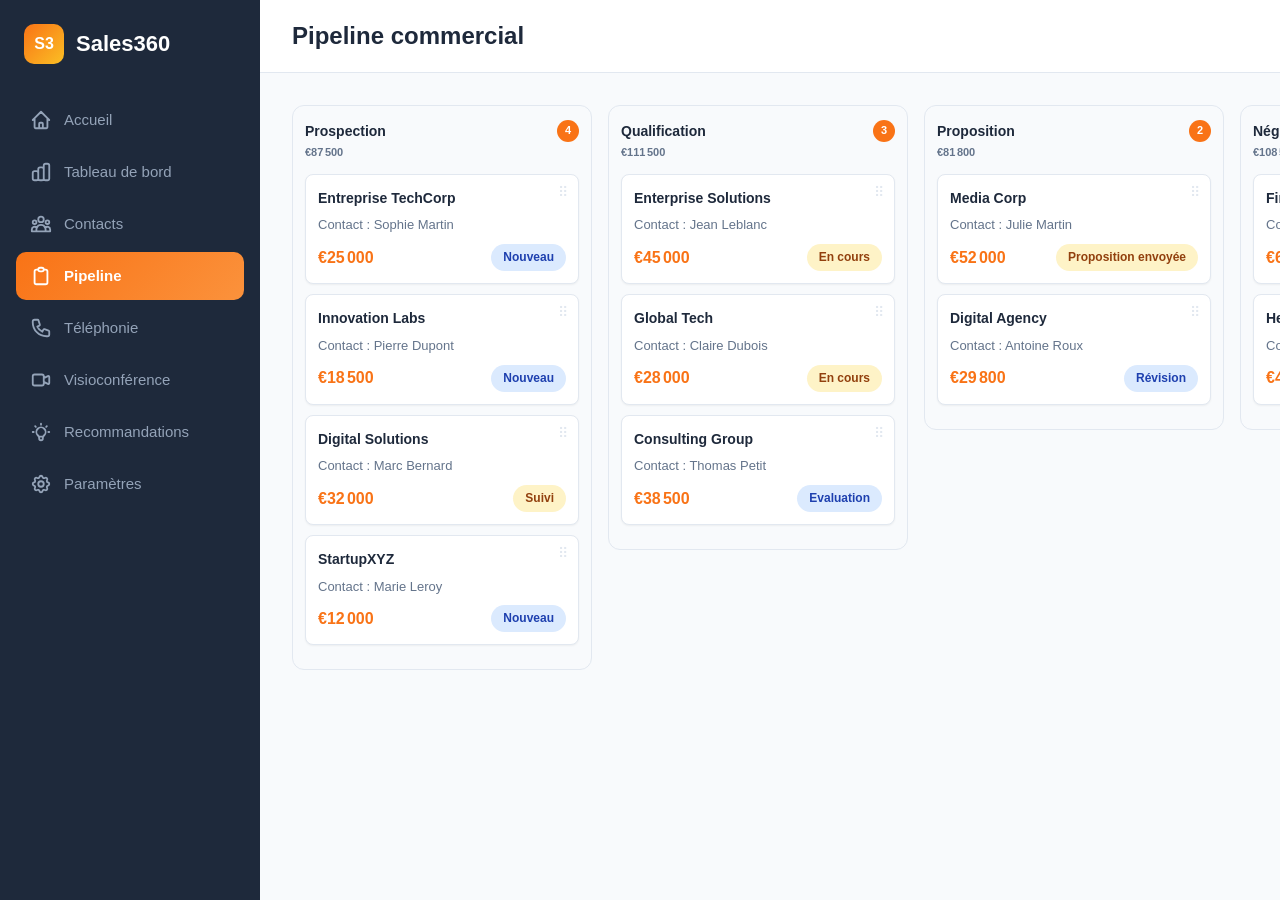
<file: pipeline.html>
<!DOCTYPE html>
<html lang="fr">
<head>
  <meta charset="UTF-8">
  <meta name="viewport" content="width=device-width, initial-scale=1.0">
  <title>Sales360 - Pipeline</title>
  <link rel="stylesheet" href="style.css">
  <style>
    /* ── Kanban layout ────────────────────────────── */
    .kanban-board {
      display: flex;
      gap: 16px;
      align-items: flex-start;
      overflow-x: auto;
      padding-bottom: 16px;
    }
    .kanban-column {
      flex: 0 0 240px;
      background: var(--bg-light, #f8f9fa);
      border: 1px solid var(--border-light, #e5e7eb);
      border-radius: 12px;
      padding: 14px 12px;
      min-height: 120px;
    }
    .kanban-column.drag-over {
      background: #fff7ed;
      border-color: var(--accent-orange, #f97316);
      box-shadow: 0 0 0 2px rgba(249,115,22,0.25);
    }
    .kanban-header {
      display: flex;
      justify-content: space-between;
      align-items: flex-start;
      margin-bottom: 12px;
    }
    .kanban-title { font-size: 14px; font-weight: 700; margin: 0; }
    .kanban-count {
      background: var(--accent-orange, #f97316);
      color: #fff;
      border-radius: 50%;
      width: 22px; height: 22px;
      display: flex; align-items: center; justify-content: center;
      font-size: 11px; font-weight: 700;
      flex-shrink: 0;
    }
    .kanban-value { font-size: 11px; font-weight: 700; color: var(--text-gray, #6b7280); margin-top: 2px; }
    .kanban-cards-zone { min-height: 60px; }

    /* ── Cards ────────────────────────────────────── */
    .kanban-card {
      background: #fff;
      border: 1px solid var(--border-light, #e5e7eb);
      border-radius: 8px;
      padding: 12px;
      margin-bottom: 10px;
      cursor: grab;
      user-select: none;
      position: relative;
      transition: box-shadow 0.15s, transform 0.15s;
    }
    .kanban-card:hover {
      box-shadow: 0 4px 12px rgba(0,0,0,0.10);
    }
    .kanban-card.is-dragging {
      opacity: 0;
      pointer-events: none;
    }
    .kanban-card-ghost {
      background: #fff;
      border: 2px dashed var(--accent-orange, #f97316);
      border-radius: 8px;
      margin-bottom: 10px;
      pointer-events: none;
      box-sizing: border-box;
    }
    .kanban-card-flying {
      position: fixed;
      z-index: 9999;
      pointer-events: none;
      border-radius: 8px;
      background: #fff;
      border: 1px solid var(--border-light, #e5e7eb);
      box-shadow: 0 12px 32px rgba(0,0,0,0.18), 0 2px 8px rgba(0,0,0,0.10);
      padding: 12px;
      transform: rotate(2deg) scale(1.03);
      transition: transform 0.1s;
      will-change: transform, left, top;
    }
    .kanban-card-title { font-size: 14px; font-weight: 600; color: var(--text-dark, #111827); }
    .kanban-card-contact { color: var(--text-gray, #6b7280); font-size: 13px; margin: 6px 0; }
    .kanban-card-meta { display: flex; justify-content: space-between; align-items: center; margin-top: 8px; }
    .drag-handle {
      position: absolute;
      top: 10px; right: 10px;
      color: var(--border-light, #d1d5db);
      font-size: 14px;
      line-height: 1;
      cursor: grab;
    }
    .kanban-card:hover .drag-handle { color: var(--accent-orange, #f97316); }
  </style>
</head>
<body>
  <div class="app-container">
    <!-- Sidebar -->
    <aside class="sidebar">
      <div class="logo">
        <div class="logo-icon">S3</div>
        <span>Sales360</span>
      </div>
      <nav>
        <ul class="nav-menu">
          <li class="nav-item"><a href="index.html" class="nav-link">
            <svg class="nav-icon" fill="none" stroke="currentColor" viewBox="0 0 24 24"><path stroke-linecap="round" stroke-linejoin="round" stroke-width="2" d="M3 12l2-2m0 0l7-7 7 7M5 10v10a1 1 0 001 1h3m10-11l2 2m-2-2v10a1 1 0 01-1 1h-3m-6 0a1 1 0 001-1v-4a1 1 0 011-1h2a1 1 0 011 1v4a1 1 0 001 1m-6 0h6"/></svg>
            <span>Accueil</span>
          </a></li>
          <li class="nav-item"><a href="dashboard.html" class="nav-link">
            <svg class="nav-icon" fill="none" stroke="currentColor" viewBox="0 0 24 24"><path stroke-linecap="round" stroke-linejoin="round" stroke-width="2" d="M9 19v-6a2 2 0 00-2-2H5a2 2 0 00-2 2v6a2 2 0 002 2h2a2 2 0 002-2zm0 0V9a2 2 0 012-2h2a2 2 0 012 2v10m-6 0a2 2 0 002 2h2a2 2 0 002-2m0 0V5a2 2 0 012-2h2a2 2 0 012 2v14a2 2 0 01-2 2h-2a2 2 0 01-2-2z"/></svg>
            <span>Tableau de bord</span>
          </a></li>
          <li class="nav-item"><a href="contacts.html" class="nav-link">
            <svg class="nav-icon" fill="none" stroke="currentColor" viewBox="0 0 24 24"><path stroke-linecap="round" stroke-linejoin="round" stroke-width="2" d="M17 20h5v-2a3 3 0 00-5.356-1.857M17 20H7m10 0v-2c0-.656-.126-1.283-.356-1.857M7 20H2v-2a3 3 0 015.356-1.857M7 20v-2c0-.656.126-1.283.356-1.857m0 0a5.002 5.002 0 019.288 0M15 7a3 3 0 11-6 0 3 3 0 016 0zm6 3a2 2 0 11-4 0 2 2 0 014 0zM7 10a2 2 0 11-4 0 2 2 0 014 0z"/></svg>
            <span>Contacts</span>
          </a></li>
          <li class="nav-item"><a href="pipeline.html" class="nav-link active">
            <svg class="nav-icon" fill="none" stroke="currentColor" viewBox="0 0 24 24"><path stroke-linecap="round" stroke-linejoin="round" stroke-width="2" d="M9 5H7a2 2 0 00-2 2v12a2 2 0 002 2h10a2 2 0 002-2V7a2 2 0 00-2-2h-2M9 5a2 2 0 002 2h2a2 2 0 002-2M9 5a2 2 0 012-2h2a2 2 0 012 2"/></svg>
            <span>Pipeline</span>
          </a></li>
          <li class="nav-item"><a href="telephony.html" class="nav-link">
            <svg class="nav-icon" fill="none" stroke="currentColor" viewBox="0 0 24 24"><path stroke-linecap="round" stroke-linejoin="round" stroke-width="2" d="M3 5a2 2 0 012-2h3.28a1 1 0 01.948.684l1.498 4.493a1 1 0 01-.502 1.21l-2.257 1.13a11.042 11.042 0 005.516 5.516l1.13-2.257a1 1 0 011.21-.502l4.493 1.498a1 1 0 01.684.949V19a2 2 0 01-2 2h-1C9.716 21 3 14.284 3 6V5z"/></svg>
            <span>Téléphonie</span>
          </a></li>
          <li class="nav-item"><a href="visio.html" class="nav-link">
            <svg class="nav-icon" fill="none" stroke="currentColor" viewBox="0 0 24 24"><path stroke-linecap="round" stroke-linejoin="round" stroke-width="2" d="M15 10l4.553-2.276A1 1 0 0121 8.618v6.764a1 1 0 01-1.447.894L15 14M5 18h8a2 2 0 002-2V8a2 2 0 00-2-2H5a2 2 0 00-2 2v8a2 2 0 002 2z"/></svg>
            <span>Visioconférence</span>
          </a></li>
          <li class="nav-item"><a href="recommendations.html" class="nav-link">
            <svg class="nav-icon" fill="none" stroke="currentColor" viewBox="0 0 24 24"><path stroke-linecap="round" stroke-linejoin="round" stroke-width="2" d="M9.663 17h4.673M12 3v1m6.364 1.636l-.707.707M21 12h-1M4 12H3m3.343-5.657l-.707-.707m2.828 9.9a5 5 0 117.072 0l-.548.547A3.374 3.374 0 0014 18.469V19a2 2 0 11-4 0v-.531c0-.895-.356-1.754-.988-2.386l-.548-.547z"/></svg>
            <span>Recommandations</span>
            <span class="nav-badge" id="sidebar-badge" style="display:none">0</span>
          </a></li>
          <li class="nav-item"><a href="settings.html" class="nav-link">
            <svg class="nav-icon" fill="none" stroke="currentColor" viewBox="0 0 24 24"><path stroke-linecap="round" stroke-linejoin="round" stroke-width="2" d="M10.325 4.317c.426-1.756 2.924-1.756 3.35 0a1.724 1.724 0 002.573 1.066c1.543-.94 3.31.826 2.37 2.37a1.724 1.724 0 001.065 2.572c1.756.426 1.756 2.924 0 3.35a1.724 1.724 0 00-1.066 2.573c.94 1.543-.826 3.31-2.37 2.37a1.724 1.724 0 00-2.572 1.065c-.426 1.756-2.924 1.756-3.35 0a1.724 1.724 0 00-2.573-1.066c-1.543.94-3.31-.826-2.37-2.37a1.724 1.724 0 00-1.065-2.572c-1.756-.426-1.756-2.924 0-3.35a1.724 1.724 0 001.066-2.573c-.94-1.543.826-3.31 2.37-2.37.996.608 2.296.07 2.572-1.065z"/><path stroke-linecap="round" stroke-linejoin="round" stroke-width="2" d="M15 12a3 3 0 11-6 0 3 3 0 016 0z"/></svg>
            <span>Paramètres</span>
          </a></li>
        </ul>
      </nav>
    </aside>

    <!-- Main Content -->
    <main class="main-content">
      <header class="topbar">
        <div class="topbar-left">
          <h1 data-i18n="pipelineTitle">Pipeline commercial</h1>
        </div>
        <div class="topbar-right">
          <div class="lang-switch">
            <button class="lang-btn active" data-lang="fr">FR</button>
            <button class="lang-btn" data-lang="en">EN</button>
          </div>
          <div class="user-profile">
            <div class="user-avatar">JD</div>
          </div>
        </div>
      </header>

      <div class="content">
        <div class="kanban-board" id="kanban-board"></div>
      </div>
    </main>
  </div>

  <script src="main.js"></script>
  <script>
  // ── Pipeline data ──────────────────────────────────────────────
  const PIPELINE_STORAGE_KEY = "s360_pipeline_cards";

  const DEFAULT_CARDS = [
    { id:"c1",  col:"prospection",   company:"Entreprise TechCorp",    contact:"Sophie Martin",   value:25000, badge:"Nouveau",             badgeClass:"badge-info"    },
    { id:"c2",  col:"prospection",   company:"Innovation Labs",         contact:"Pierre Dupont",   value:18500, badge:"Nouveau",             badgeClass:"badge-info"    },
    { id:"c3",  col:"prospection",   company:"Digital Solutions",       contact:"Marc Bernard",    value:32000, badge:"Suivi",               badgeClass:"badge-warning" },
    { id:"c4",  col:"prospection",   company:"StartupXYZ",              contact:"Marie Leroy",     value:12000, badge:"Nouveau",             badgeClass:"badge-info"    },
    { id:"c5",  col:"qualification", company:"Enterprise Solutions",    contact:"Jean Leblanc",    value:45000, badge:"En cours",            badgeClass:"badge-warning" },
    { id:"c6",  col:"qualification", company:"Global Tech",             contact:"Claire Dubois",   value:28000, badge:"En cours",            badgeClass:"badge-warning" },
    { id:"c7",  col:"qualification", company:"Consulting Group",        contact:"Thomas Petit",    value:38500, badge:"Evaluation",          badgeClass:"badge-info"    },
    { id:"c8",  col:"proposition",   company:"Media Corp",              contact:"Julie Martin",    value:52000, badge:"Proposition envoyée", badgeClass:"badge-warning" },
    { id:"c9",  col:"proposition",   company:"Digital Agency",          contact:"Antoine Roux",    value:29800, badge:"Révision",            badgeClass:"badge-info"    },
    { id:"c10", col:"negociation",   company:"Finance Solutions",       contact:"Nicolas Blanc",   value:67000, badge:"Négociation",         badgeClass:"badge-warning" },
    { id:"c11", col:"negociation",   company:"Healthcare Tech",         contact:"Laura Mercier",   value:41500, badge:"Contrat",             badgeClass:"badge-warning" },
    { id:"c12", col:"conclue",       company:"Retail Solutions",        contact:"Émilie Durand",   value:55000, badge:"Gagné",               badgeClass:"badge-success", won:true  },
    { id:"c13", col:"conclue",       company:"Marketing Pro",           contact:"Olivier Simon",   value:33200, badge:"Gagné",               badgeClass:"badge-success", won:true  },
    { id:"c14", col:"conclue",       company:"Logistics Inc",           contact:"Sarah Moreau",    value:0,     badge:"Perdu",               badgeClass:"badge-danger",  lost:true },
  ];

  const COLUMNS = [
    { id:"prospection",   label:"Prospection"  },
    { id:"qualification", label:"Qualification" },
    { id:"proposition",   label:"Proposition"  },
    { id:"negociation",   label:"Négociation"  },
    { id:"conclue",       label:"Conclue"      },
  ];

  // ── State ──────────────────────────────────────────────────────
  function loadCards() {
    try {
      const s = JSON.parse(localStorage.getItem(PIPELINE_STORAGE_KEY));
      return Array.isArray(s) && s.length ? s : JSON.parse(JSON.stringify(DEFAULT_CARDS));
    } catch { return JSON.parse(JSON.stringify(DEFAULT_CARDS)); }
  }
  function saveCards() { localStorage.setItem(PIPELINE_STORAGE_KEY, JSON.stringify(cards)); }

  let cards = loadCards();

  // ── Helpers ────────────────────────────────────────────────────
  function fmtValue(v) { return v ? "€" + Number(v).toLocaleString("fr-FR") : "€0"; }

  function cardHTML(card) {
    const valueColor = card.won ? "#10b981" : card.lost ? "#ef4444" : "var(--accent-orange, #f97316)";
    return `
      <span class="drag-handle" aria-hidden="true">⠿</span>
      <div class="kanban-card-title">${card.company}</div>
      <p class="kanban-card-contact">Contact : ${card.contact}</p>
      <div class="kanban-card-meta">
        <span style="font-weight:600;color:${valueColor};">${fmtValue(card.value)}</span>
        <span class="badge ${card.badgeClass}">${card.badge}</span>
      </div>
    `;
  }

  // ── Render ─────────────────────────────────────────────────────
  function renderBoard() {
    const board = document.getElementById("kanban-board");
    board.innerHTML = "";
    COLUMNS.forEach(col => {
      const colCards = cards.filter(c => c.col === col.id);
      const colValue = colCards.reduce((s, c) => s + (c.value || 0), 0);
      const colEl = document.createElement("div");
      colEl.className = "kanban-column";
      colEl.dataset.col = col.id;
      colEl.innerHTML = `
        <div class="kanban-header">
          <div>
            <h3 class="kanban-title">${col.label}</h3>
            <div class="kanban-value">${fmtValue(colValue)}</div>
          </div>
          <span class="kanban-count">${colCards.length}</span>
        </div>
        <div class="kanban-cards-zone" data-col="${col.id}"></div>
      `;
      board.appendChild(colEl);
      const zone = colEl.querySelector(".kanban-cards-zone");
      colCards.forEach(card => {
        const el = document.createElement("div");
        el.className = "kanban-card";
        el.dataset.cardId = card.id;
        el.innerHTML = cardHTML(card);
        zone.appendChild(el);
      });
    });
    initPointerDrag();
  }

  // ── Pointer-based drag & drop ──────────────────────────────────
  let dragState = null; // { cardId, flyEl, ghost, originZone, offsetX, offsetY }

  function initPointerDrag() {
    document.querySelectorAll(".kanban-card").forEach(card => {
      card.addEventListener("pointerdown", onPointerDown);
    });
  }

  function onPointerDown(e) {
    // Only left button or touch
    if (e.button !== undefined && e.button !== 0) return;

    const card = e.currentTarget;
    const rect = card.getBoundingClientRect();

    // Create flying clone
    const flyEl = card.cloneNode(true);
    flyEl.className = "kanban-card-flying";
    flyEl.style.width  = rect.width  + "px";
    flyEl.style.height = rect.height + "px";
    flyEl.style.left   = rect.left   + "px";
    flyEl.style.top    = rect.top    + "px";
    document.body.appendChild(flyEl);

    // Create ghost placeholder in place of card
    const ghost = document.createElement("div");
    ghost.className = "kanban-card-ghost";
    ghost.style.height = rect.height + "px";
    card.parentNode.insertBefore(ghost, card);

    // Hide original
    card.classList.add("is-dragging");

    dragState = {
      cardId:     card.dataset.cardId,
      flyEl,
      ghost,
      originZone: card.closest(".kanban-cards-zone"),
      offsetX:    e.clientX - rect.left,
      offsetY:    e.clientY - rect.top,
    };

    card.setPointerCapture(e.pointerId);
    card.addEventListener("pointermove", onPointerMove);
    card.addEventListener("pointerup",   onPointerUp);
    card.addEventListener("pointercancel", onPointerCancel);

    e.preventDefault();
  }

  function onPointerMove(e) {
    if (!dragState) return;
    const { flyEl, ghost, offsetX, offsetY } = dragState;

    // Move flying clone
    flyEl.style.left = (e.clientX - offsetX) + "px";
    flyEl.style.top  = (e.clientY - offsetY) + "px";

    // Find the zone under cursor
    flyEl.style.display = "none";
    const below = document.elementFromPoint(e.clientX, e.clientY);
    flyEl.style.display = "";

    const zone = below ? below.closest(".kanban-cards-zone") : null;

    // Remove old column highlight
    document.querySelectorAll(".kanban-column.drag-over").forEach(c => c.classList.remove("drag-over"));

    if (!zone) return;

    zone.closest(".kanban-column").classList.add("drag-over");

    // Find card under cursor to insert ghost before it
    const cards = [...zone.querySelectorAll(".kanban-card:not(.is-dragging)")];
    let insertBefore = null;
    for (const c of cards) {
      const r = c.getBoundingClientRect();
      if (e.clientY < r.top + r.height / 2) { insertBefore = c; break; }
    }

    if (insertBefore) {
      zone.insertBefore(ghost, insertBefore);
    } else {
      zone.appendChild(ghost);
    }
  }

  function onPointerUp(e) {
    if (!dragState) return;
    const { cardId, flyEl, ghost, originZone } = dragState;

    // Find target zone from ghost's current parent
    const targetZone = ghost.parentNode;
    const targetCol  = targetZone ? targetZone.dataset.col : null;

    // Animate flying card to ghost position before committing
    if (targetZone && targetCol) {
      const ghostRect = ghost.getBoundingClientRect();
      flyEl.style.transition = "left 0.18s cubic-bezier(.4,0,.2,1), top 0.18s cubic-bezier(.4,0,.2,1), transform 0.18s, box-shadow 0.18s";
      flyEl.style.left      = ghostRect.left + "px";
      flyEl.style.top       = ghostRect.top  + "px";
      flyEl.style.transform = "rotate(0deg) scale(1)";
      flyEl.style.boxShadow = "none";
    }

    setTimeout(() => {
      cleanup();
      if (targetCol) {
        commitDrop(cardId, targetCol, ghost);
      } else {
        renderBoard();
      }
    }, 180);

    e.currentTarget.removeEventListener("pointermove", onPointerMove);
    e.currentTarget.removeEventListener("pointerup",   onPointerUp);
    e.currentTarget.removeEventListener("pointercancel", onPointerCancel);
    dragState = null;
  }

  function onPointerCancel(e) {
    if (!dragState) return;
    cleanup();
    renderBoard();
    e.currentTarget.removeEventListener("pointermove", onPointerMove);
    e.currentTarget.removeEventListener("pointerup",   onPointerUp);
    e.currentTarget.removeEventListener("pointercancel", onPointerCancel);
    dragState = null;
  }

  function cleanup() {
    if (dragState) {
      dragState.flyEl?.remove();
      dragState.ghost?.remove();
      document.querySelectorAll(".kanban-card.is-dragging").forEach(c => c.classList.remove("is-dragging"));
      document.querySelectorAll(".kanban-column.drag-over").forEach(c => c.classList.remove("drag-over"));
    }
  }

  function commitDrop(cardId, targetCol, ghost) {
    // Figure out insertBefore card id from DOM ghost position
    let insertBeforeId = null;
    if (ghost && ghost.parentNode) {
      let next = ghost.nextElementSibling;
      while (next) {
        if (next.dataset && next.dataset.cardId) { insertBeforeId = next.dataset.cardId; break; }
        next = next.nextElementSibling;
      }
    }

    const idx = cards.findIndex(c => c.id === cardId);
    if (idx === -1) { renderBoard(); return; }
    const [moved] = cards.splice(idx, 1);
    moved.col = targetCol;

    if (insertBeforeId) {
      const insertIdx = cards.findIndex(c => c.id === insertBeforeId);
      if (insertIdx !== -1) {
        cards.splice(insertIdx, 0, moved);
      } else {
        cards.push(moved);
      }
    } else {
      // Append after last card of this column
      const lastIdx = cards.reduce((acc, c, i) => c.col === targetCol ? i : acc, -1);
      cards.splice(lastIdx + 1, 0, moved);
    }

    saveCards();
    renderBoard();
  }

  // ── Init ───────────────────────────────────────────────────────
  document.addEventListener("DOMContentLoaded", renderBoard);
  </script>
</body>
</html>
</file>
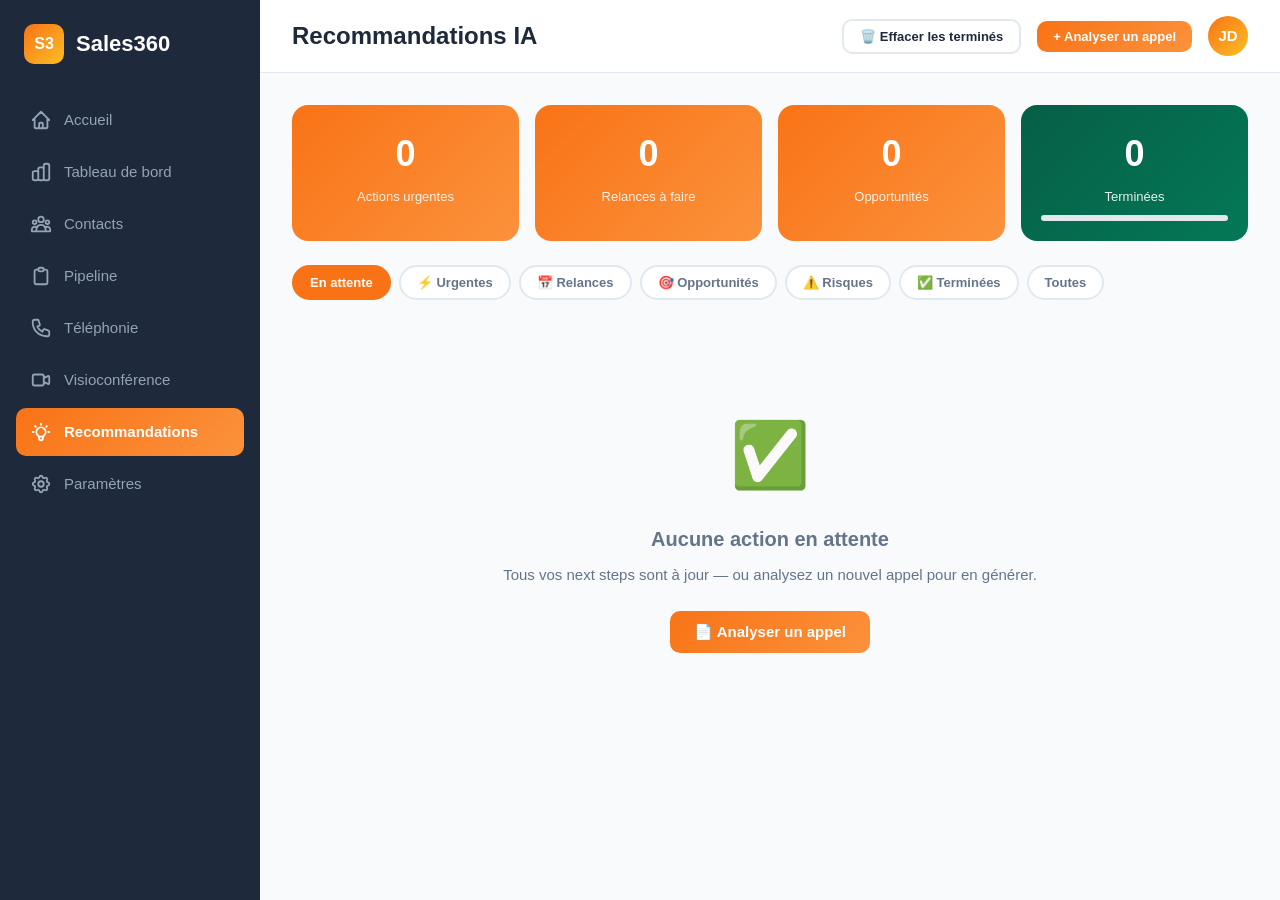
<file: recommendations.html>
<!DOCTYPE html>
<html lang="fr">
<head>
  <meta charset="UTF-8">
  <meta name="viewport" content="width=device-width, initial-scale=1.0">
  <title>Sales360 - Recommandations</title>
  <link rel="stylesheet" href="style.css">
  <style>
    .step-done-overlay { opacity: 0.45; }
    .step-done-overlay .reco-title { text-decoration: line-through; }

    .done-tag {
      display: inline-flex; align-items: center; gap: 4px;
      background: #d1fae5; color: #065f46; font-size: 11px;
      font-weight: 700; padding: 3px 10px; border-radius: 12px;
    }

    .reco-contact-chip {
      display: inline-flex; align-items: center; gap: 6px;
      background: var(--bg-light); padding: 4px 12px;
      border-radius: 20px; font-size: 13px; font-weight: 600;
      color: var(--text-gray); margin-bottom: 10px;
    }

    .empty-reco {
      text-align: center; padding: 80px 32px; color: var(--text-gray);
    }
    .empty-reco .big-icon { font-size: 64px; margin-bottom: 16px; }

    .progress-bar-wrap {
      height: 6px; background: var(--border-light);
      border-radius: 4px; overflow: hidden; margin-top: 4px;
    }
    .progress-bar-fill {
      height: 100%; background: var(--accent-orange);
      border-radius: 4px; transition: width 0.4s ease;
    }
  </style>
</head>
<body>
<div class="app-container">

  <!-- Sidebar -->
  <aside class="sidebar">
    <div class="logo">
      <div class="logo-icon">S3</div>
      <span>Sales360</span>
    </div>
    <nav>
      <ul class="nav-menu">
          <li class="nav-item"><a href="index.html" class="nav-link">
            <svg class="nav-icon" fill="none" stroke="currentColor" viewBox="0 0 24 24"><path stroke-linecap="round" stroke-linejoin="round" stroke-width="2" d="M3 12l2-2m0 0l7-7 7 7M5 10v10a1 1 0 001 1h3m10-11l2 2m-2-2v10a1 1 0 01-1 1h-3m-6 0a1 1 0 001-1v-4a1 1 0 011-1h2a1 1 0 011 1v4a1 1 0 001 1m-6 0h6"/></svg>
            <span>Accueil</span>
          </a></li>
          <li class="nav-item"><a href="dashboard.html" class="nav-link">
            <svg class="nav-icon" fill="none" stroke="currentColor" viewBox="0 0 24 24"><path stroke-linecap="round" stroke-linejoin="round" stroke-width="2" d="M9 19v-6a2 2 0 00-2-2H5a2 2 0 00-2 2v6a2 2 0 002 2h2a2 2 0 002-2zm0 0V9a2 2 0 012-2h2a2 2 0 012 2v10m-6 0a2 2 0 002 2h2a2 2 0 002-2m0 0V5a2 2 0 012-2h2a2 2 0 012 2v14a2 2 0 01-2 2h-2a2 2 0 01-2-2z"/></svg>
            <span>Tableau de bord</span>
          </a></li>
          <li class="nav-item"><a href="contacts.html" class="nav-link">
            <svg class="nav-icon" fill="none" stroke="currentColor" viewBox="0 0 24 24"><path stroke-linecap="round" stroke-linejoin="round" stroke-width="2" d="M17 20h5v-2a3 3 0 00-5.356-1.857M17 20H7m10 0v-2c0-.656-.126-1.283-.356-1.857M7 20H2v-2a3 3 0 015.356-1.857M7 20v-2c0-.656.126-1.283.356-1.857m0 0a5.002 5.002 0 019.288 0M15 7a3 3 0 11-6 0 3 3 0 016 0zm6 3a2 2 0 11-4 0 2 2 0 014 0zM7 10a2 2 0 11-4 0 2 2 0 014 0z"/></svg>
            <span>Contacts</span>
          </a></li>
          <li class="nav-item"><a href="pipeline.html" class="nav-link">
            <svg class="nav-icon" fill="none" stroke="currentColor" viewBox="0 0 24 24"><path stroke-linecap="round" stroke-linejoin="round" stroke-width="2" d="M9 5H7a2 2 0 00-2 2v12a2 2 0 002 2h10a2 2 0 002-2V7a2 2 0 00-2-2h-2M9 5a2 2 0 002 2h2a2 2 0 002-2M9 5a2 2 0 012-2h2a2 2 0 012 2"/></svg>
            <span>Pipeline</span>
          </a></li>
          <li class="nav-item"><a href="telephony.html" class="nav-link">
            <svg class="nav-icon" fill="none" stroke="currentColor" viewBox="0 0 24 24"><path stroke-linecap="round" stroke-linejoin="round" stroke-width="2" d="M3 5a2 2 0 012-2h3.28a1 1 0 01.948.684l1.498 4.493a1 1 0 01-.502 1.21l-2.257 1.13a11.042 11.042 0 005.516 5.516l1.13-2.257a1 1 0 011.21-.502l4.493 1.498a1 1 0 01.684.949V19a2 2 0 01-2 2h-1C9.716 21 3 14.284 3 6V5z"/></svg>
            <span>Téléphonie</span>
          </a></li>
          <li class="nav-item"><a href="visio.html" class="nav-link">
            <svg class="nav-icon" fill="none" stroke="currentColor" viewBox="0 0 24 24"><path stroke-linecap="round" stroke-linejoin="round" stroke-width="2" d="M15 10l4.553-2.276A1 1 0 0121 8.618v6.764a1 1 0 01-1.447.894L15 14M5 18h8a2 2 0 002-2V8a2 2 0 00-2-2H5a2 2 0 00-2 2v8a2 2 0 002 2z"/></svg>
            <span>Visioconférence</span>
          </a></li>
          <li class="nav-item"><a href="recommendations.html" class="nav-link active">
            <svg class="nav-icon" fill="none" stroke="currentColor" viewBox="0 0 24 24"><path stroke-linecap="round" stroke-linejoin="round" stroke-width="2" d="M9.663 17h4.673M12 3v1m6.364 1.636l-.707.707M21 12h-1M4 12H3m3.343-5.657l-.707-.707m2.828 9.9a5 5 0 117.072 0l-.548.547A3.374 3.374 0 0014 18.469V19a2 2 0 11-4 0v-.531c0-.895-.356-1.754-.988-2.386l-.548-.547z"/></svg>
            <span>Recommandations</span>
            <span class="nav-badge" id="sidebar-badge" style="display:none">0</span>
          </a></li>
          <li class="nav-item"><a href="settings.html" class="nav-link">
            <svg class="nav-icon" fill="none" stroke="currentColor" viewBox="0 0 24 24"><path stroke-linecap="round" stroke-linejoin="round" stroke-width="2" d="M10.325 4.317c.426-1.756 2.924-1.756 3.35 0a1.724 1.724 0 002.573 1.066c1.543-.94 3.31.826 2.37 2.37a1.724 1.724 0 001.065 2.572c1.756.426 1.756 2.924 0 3.35a1.724 1.724 0 00-1.066 2.573c.94 1.543-.826 3.31-2.37 2.37a1.724 1.724 0 00-2.572 1.065c-.426 1.756-2.924 1.756-3.35 0a1.724 1.724 0 00-2.573-1.066c-1.543.94-3.31-.826-2.37-2.37a1.724 1.724 0 00-1.065-2.572c-1.756-.426-1.756-2.924 0-3.35a1.724 1.724 0 001.066-2.573c-.94-1.543.826-3.31 2.37-2.37.996.608 2.296.07 2.572-1.065z"/>
              <path stroke-linecap="round" stroke-linejoin="round" stroke-width="2" d="M15 12a3 3 0 11-6 0 3 3 0 016 0z"/></svg>
            <span>Paramètres</span>
          </a></li>
        </ul>
    </nav>
  </aside>

  <main class="main-content">
    <header class="topbar">
      <div class="topbar-left"><h1>Recommandations IA</h1></div>
      <div class="topbar-right">
        <button class="btn btn-outline" onclick="clearDoneSteps()" style="font-size:13px;padding:8px 16px">🗑️ Effacer les terminés</button>
        <button class="btn btn-primary" onclick="window.location.href='telephony.html'" style="font-size:13px;padding:8px 16px">+ Analyser un appel</button>
        <div class="user-profile"><div class="user-avatar">JD</div></div>
      </div>
    </header>

    <div class="content">

      <!-- Summary stats -->
      <div class="reco-summary" id="reco-summary">
        <div class="reco-summary-item">
          <div class="reco-summary-count" id="stat-urgent">0</div>
          <div class="reco-summary-label">Actions urgentes</div>
        </div>
        <div class="reco-summary-item">
          <div class="reco-summary-count" id="stat-followup">0</div>
          <div class="reco-summary-label">Relances à faire</div>
        </div>
        <div class="reco-summary-item">
          <div class="reco-summary-count" id="stat-opps">0</div>
          <div class="reco-summary-label">Opportunités</div>
        </div>
        <div class="reco-summary-item" style="background: linear-gradient(135deg,#065f46,#047857)">
          <div class="reco-summary-count" id="stat-done">0</div>
          <div class="reco-summary-label">Terminées</div>
          <div class="progress-bar-wrap" style="margin-top:8px">
            <div class="progress-bar-fill" id="progress-fill" style="width:0%;background:rgba(255,255,255,0.7)"></div>
          </div>
        </div>
      </div>

      <!-- Filters -->
      <div class="reco-filters">
        <button class="filter-btn active" data-filter="pending" onclick="setFilter('pending',this)">En attente</button>
        <button class="filter-btn" data-filter="urgent"  onclick="setFilter('urgent',this)">⚡ Urgentes</button>
        <button class="filter-btn" data-filter="follow-up" onclick="setFilter('follow-up',this)">📅 Relances</button>
        <button class="filter-btn" data-filter="opportunity" onclick="setFilter('opportunity',this)">🎯 Opportunités</button>
        <button class="filter-btn" data-filter="risk"    onclick="setFilter('risk',this)">⚠️ Risques</button>
        <button class="filter-btn" data-filter="done"    onclick="setFilter('done',this)">✅ Terminées</button>
        <button class="filter-btn" data-filter="all"     onclick="setFilter('all',this)">Toutes</button>
      </div>

      <!-- Grid -->
      <div class="reco-grid" id="reco-grid"></div>

    </div>
  </main>
</div>

<script src="ai-engine.js"></script>
<script src="main.js"></script>
<script>
  let currentFilter = 'pending';

  const TYPE_ICONS = { urgent:'⚡', 'follow-up':'📅', opportunity:'🎯', risk:'⚠️' };
  const TYPE_LABELS = { urgent:'Urgent', 'follow-up':'Relance', opportunity:'Opportunité', risk:'À risque' };
  const BADGE_CLASS = { urgent:'reco-badge-urgent', 'follow-up':'reco-badge-follow-up', opportunity:'reco-badge-opportunity', risk:'reco-badge-risk' };
  const CARD_CLASS  = { urgent:'reco-urgent', 'follow-up':'reco-follow-up', opportunity:'reco-opportunity', risk:'reco-risk' };

  function formatDate(d) {
    if (!d) return '—';
    try {
      const dt = new Date(d);
      const today = new Date(); today.setHours(0,0,0,0);
      const diff  = Math.round((dt - today) / 86400000);
      if (diff === 0) return "Aujourd'hui";
      if (diff === 1) return "Demain";
      if (diff === -1) return "Hier";
      if (diff < 0)  return `Il y a ${Math.abs(diff)} jours`;
      if (diff < 7)  return `Dans ${diff} jours`;
      return dt.toLocaleDateString('fr-FR', { day:'2-digit', month:'short' });
    } catch { return d; }
  }

  function isOverdue(d) {
    if (!d) return false;
    try { return new Date(d) < new Date(); } catch { return false; }
  }

  function loadAndRender() {
    const steps = S360AI.loadData(S360AI.STORAGE_NEXT_STEPS);
    const pending = steps.filter(s => !s.done);
    const done    = steps.filter(s =>  s.done);
    const total   = steps.length;

    // Stats
    document.getElementById('stat-urgent').textContent  = pending.filter(s => s.type === 'urgent').length;
    document.getElementById('stat-followup').textContent = pending.filter(s => s.type === 'follow-up').length;
    document.getElementById('stat-opps').textContent     = pending.filter(s => s.type === 'opportunity').length;
    document.getElementById('stat-done').textContent     = done.length;
    document.getElementById('progress-fill').style.width = total > 0 ? Math.round(done.length/total*100)+'%' : '0%';

    // Sidebar badge
    const badge = document.getElementById('sidebar-badge');
    if (badge) { badge.textContent = pending.length; badge.style.display = pending.length > 0 ? 'inline-block' : 'none'; }

    // Filter
    let filtered;
    if (currentFilter === 'pending')    filtered = pending;
    else if (currentFilter === 'done')  filtered = done;
    else if (currentFilter === 'all')   filtered = steps;
    else filtered = pending.filter(s => s.type === currentFilter);

    renderGrid(filtered);
  }

  function renderGrid(steps) {
    const grid = document.getElementById('reco-grid');

    if (!steps.length) {
      grid.innerHTML = `<div style="grid-column:1/-1">
        <div class="empty-reco">
          <div class="big-icon">${currentFilter === 'done' ? '🎉' : '✅'}</div>
          <p style="font-weight:700;font-size:20px;margin-bottom:8px">
            ${currentFilter === 'done' ? 'Aucune action terminée' : 'Aucune action en attente'}
          </p>
          <p style="font-size:15px;margin-bottom:24px">
            ${currentFilter === 'done' ? 'Vous n\'avez pas encore marqué d\'action comme terminée.' :
              'Tous vos next steps sont à jour — ou analysez un nouvel appel pour en générer.'}
          </p>
          <button class="btn btn-primary" onclick="window.location.href='telephony.html'">
            📄 Analyser un appel
          </button>
        </div>
      </div>`;
      return;
    }

    grid.innerHTML = steps.map(s => {
      const cardClass  = s.done ? 'reco-follow-up step-done-overlay' : (CARD_CLASS[s.type] || '');
      const badgeClass = BADGE_CLASS[s.type] || 'reco-badge-follow-up';
      const icon       = TYPE_ICONS[s.type] || '✅';
      const label      = TYPE_LABELS[s.type] || s.type;
      const overdue    = !s.done && isOverdue(s.dueDate);
      const val        = s.estimatedValue ? `€${Number(s.estimatedValue).toLocaleString('fr-FR')}` : '';

      return `
        <div class="reco-card ${cardClass}" id="card-${s.id}">
          <div class="reco-icon">${icon}</div>
          <div class="reco-content">
            <div class="reco-header">
              <h3 class="reco-title">${s.title}</h3>
              ${s.done
                ? '<span class="done-tag">✓ Terminé</span>'
                : `<span class="reco-badge ${badgeClass}">${label}</span>`
              }
            </div>
            ${s.contactName ? `<div class="reco-contact-chip">👤 ${s.contactName}</div>` : ''}
            <p class="reco-description">${s.description}</p>
            <div class="reco-meta">
              <span class="reco-time" style="${overdue?'color:#ef4444;font-weight:700':''}">
                ⏰ ${formatDate(s.dueDate)}${overdue?' — EN RETARD':''}
              </span>
              ${val ? `<span class="reco-value">💰 ${val}</span>` : ''}
            </div>
            <div class="reco-actions">
              ${!s.done ? `
                <button class="btn btn-primary" onclick="markDone('${s.id}')">✓ Marquer comme fait</button>
                <button class="btn btn-outline"  onclick="viewContact('${s.contactName}')">👤 Voir contact</button>
              ` : `
                <button class="btn btn-outline" onclick="undoDone('${s.id}')">↩ Remettre en attente</button>
              `}
              <button class="btn" style="background:#fee2e2;color:#991b1b;padding:10px 14px" onclick="deleteStep('${s.id}')" title="Supprimer">🗑️</button>
            </div>
          </div>
        </div>`;
    }).join('');
  }

  function setFilter(f, btn) {
    currentFilter = f;
    document.querySelectorAll('.filter-btn').forEach(b => b.classList.remove('active'));
    btn.classList.add('active');
    loadAndRender();
  }

  function markDone(id) {
    S360AI.markStepDone(id);
    loadAndRender();
  }

  function undoDone(id) {
    const steps = S360AI.loadData(S360AI.STORAGE_NEXT_STEPS);
    const idx = steps.findIndex(s => s.id === id);
    if (idx >= 0) { steps[idx].done = false; delete steps[idx].doneAt; S360AI.saveData(S360AI.STORAGE_NEXT_STEPS, steps); }
    loadAndRender();
  }

  function deleteStep(id) {
    if (confirm('Supprimer ce next step ?')) { S360AI.deleteStep(id); loadAndRender(); }
  }

  function viewContact(name) {
    if (!name) return;
    window.location.href = 'contacts.html';
  }

  function clearDoneSteps() {
    const steps = S360AI.loadData(S360AI.STORAGE_NEXT_STEPS);
    const remaining = steps.filter(s => !s.done);
    if (steps.length === remaining.length) { alert('Aucune action terminée à effacer.'); return; }
    if (confirm(`Supprimer ${steps.length - remaining.length} action(s) terminée(s) ?`)) {
      S360AI.saveData(S360AI.STORAGE_NEXT_STEPS, remaining);
      loadAndRender();
    }
  }

  // Init
  loadAndRender();

  window.markDone       = markDone;
  window.undoDone       = undoDone;
  window.deleteStep     = deleteStep;
  window.viewContact    = viewContact;
  window.setFilter      = setFilter;
  window.clearDoneSteps = clearDoneSteps;
</script>
</body>
</html>
</file>
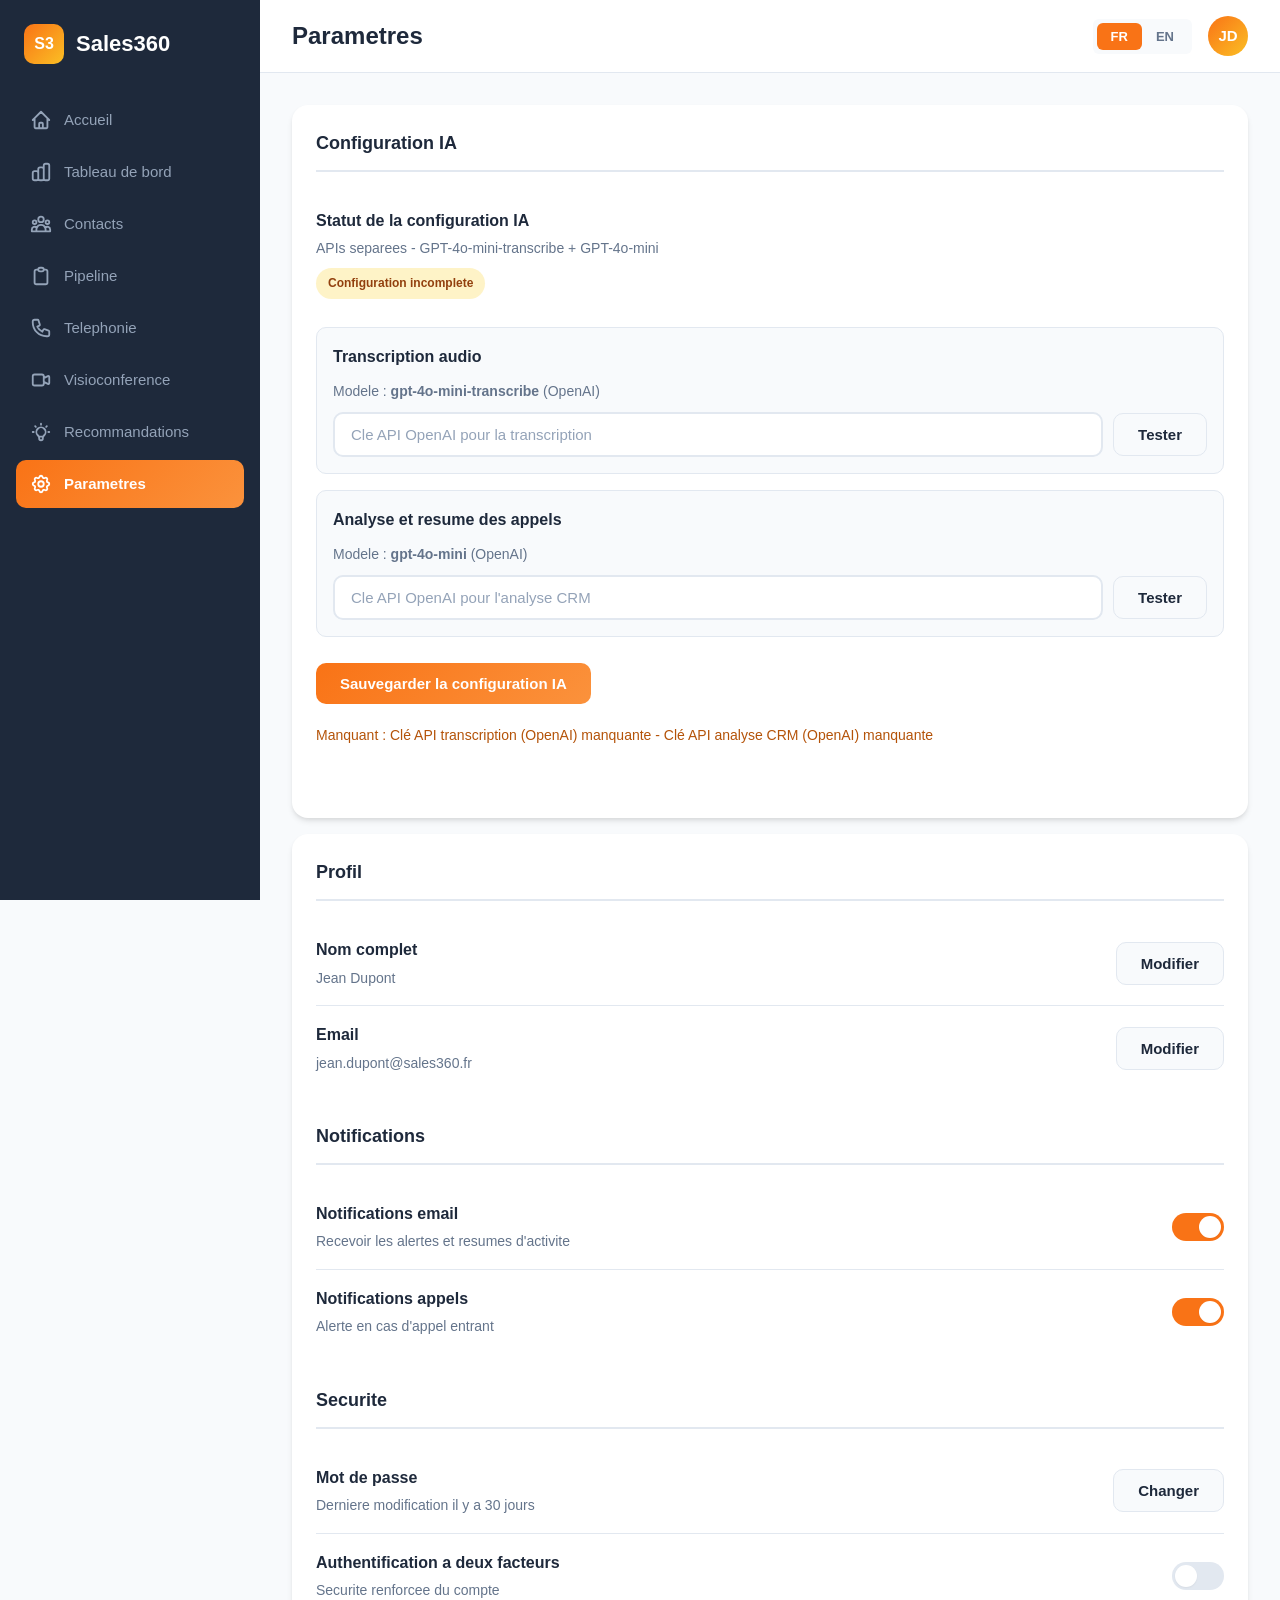
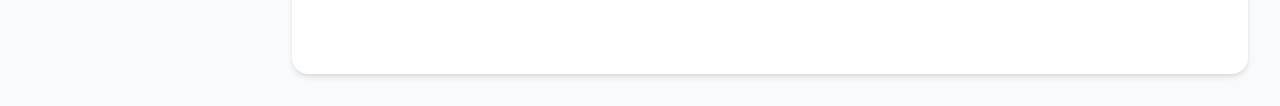
<file: settings.html>
<!DOCTYPE html>
<html lang="fr">
<head>
  <meta charset="UTF-8">
  <meta name="viewport" content="width=device-width, initial-scale=1.0">
  <title>Sales360 - Parametres</title>
  <link rel="stylesheet" href="style.css">
  <style>
    .cfg-grid { display:grid; gap:16px; }
    .cfg-sub { background:var(--bg-light); border:1px solid var(--border-light); border-radius:var(--radius-md); padding:16px; margin-top:12px; }
    .cfg-row { display:flex; gap:10px; flex-wrap:wrap; align-items:center; margin-top:10px; }
    .status-pill { display:inline-flex; align-items:center; gap:8px; padding:6px 12px; border-radius:20px; font-size:12px; font-weight:700; }
    .status-ok   { background:#dcfce7; color:#166534; }
    .status-warn { background:#fef3c7; color:#92400e; }
  </style>
  <script>
    function notify(msg) { alert(msg); }

    function refreshAiUi() {
      if (!window.S360AI) {
        document.getElementById('ai-active-summary').textContent = 'Moteur IA non charge';
        document.getElementById('ai-missing').textContent = 'Rechargez la page (Ctrl+F5).';
        return;
      }
      var cfg = window.S360AI.getAiConfig();
      document.getElementById('audio-api-key').value = cfg.audioApiKey || '';
      document.getElementById('text-api-key').value  = cfg.textApiKey  || '';

      var missing = window.S360AI.getMissingRequirements();
      document.getElementById('ai-missing').textContent = missing.length
        ? 'Manquant : ' + missing.join(' - ')
        : 'Configuration complete';

      var pill = document.getElementById('ai-active-pill');
      pill.className   = 'status-pill ' + (missing.length ? 'status-warn' : 'status-ok');
      pill.textContent = missing.length ? 'Configuration incomplete' : 'Pret';
    }

    function saveAiSettings() {
      if (!window.S360AI) { notify('Moteur IA non charge.'); return; }
      window.S360AI.saveAiConfig({
        mode:          'split_apis',
        audioProvider: 'openai',
        audioApiKey:   document.getElementById('audio-api-key').value.trim(),
        textProvider:  'openai',
        textApiKey:    document.getElementById('text-api-key').value.trim(),
        textModel:     'gpt-4o-mini'
      });
      refreshAiUi();
      notify('Configuration IA sauvegardee');
    }

    function testAudioConfig() {
      var key = document.getElementById('audio-api-key').value.trim();
      if (!window.S360AI) { notify('Moteur IA non charge.'); return; }
      window.S360AI.testAudioProviderKey('openai', key)
        .then(function() { notify('Cle transcription valide'); })
        .catch(function(e) { notify('Test transcription echoue : ' + e.message); });
    }

    function testTextConfig() {
      var key = document.getElementById('text-api-key').value.trim();
      if (!window.S360AI) { notify('Moteur IA non charge.'); return; }
      window.S360AI.testTextProviderKey('openai', key)
        .then(function() { notify('Cle analyse valide'); })
        .catch(function(e) { notify('Test analyse echoue : ' + e.message); });
    }
  </script>
</head>
<body>
  <div class="app-container">
    <!-- Sidebar -->
    <aside class="sidebar">
      <div class="logo"><div class="logo-icon">S3</div><span>Sales360</span></div>
      <nav>
        <ul class="nav-menu">
          <li class="nav-item"><a href="index.html" class="nav-link">
            <svg class="nav-icon" fill="none" stroke="currentColor" viewBox="0 0 24 24"><path stroke-linecap="round" stroke-linejoin="round" stroke-width="2" d="M3 12l2-2m0 0l7-7 7 7M5 10v10a1 1 0 001 1h3m10-11l2 2m-2-2v10a1 1 0 01-1 1h-3m-6 0a1 1 0 001-1v-4a1 1 0 011-1h2a1 1 0 011 1v4a1 1 0 001 1m-6 0h6"/></svg>
            <span>Accueil</span>
          </a></li>
          <li class="nav-item"><a href="dashboard.html" class="nav-link">
            <svg class="nav-icon" fill="none" stroke="currentColor" viewBox="0 0 24 24"><path stroke-linecap="round" stroke-linejoin="round" stroke-width="2" d="M9 19v-6a2 2 0 00-2-2H5a2 2 0 00-2 2v6a2 2 0 002 2h2a2 2 0 002-2zm0 0V9a2 2 0 012-2h2a2 2 0 012 2v10m-6 0a2 2 0 002 2h2a2 2 0 002-2m0 0V5a2 2 0 012-2h2a2 2 0 012 2v14a2 2 0 01-2 2h-2a2 2 0 01-2-2z"/></svg>
            <span>Tableau de bord</span>
          </a></li>
          <li class="nav-item"><a href="contacts.html" class="nav-link">
            <svg class="nav-icon" fill="none" stroke="currentColor" viewBox="0 0 24 24"><path stroke-linecap="round" stroke-linejoin="round" stroke-width="2" d="M17 20h5v-2a3 3 0 00-5.356-1.857M17 20H7m10 0v-2c0-.656-.126-1.283-.356-1.857M7 20H2v-2a3 3 0 015.356-1.857M7 20v-2c0-.656.126-1.283.356-1.857m0 0a5.002 5.002 0 019.288 0M15 7a3 3 0 11-6 0 3 3 0 016 0zm6 3a2 2 0 11-4 0 2 2 0 014 0zM7 10a2 2 0 11-4 0 2 2 0 014 0z"/></svg>
            <span>Contacts</span>
          </a></li>
          <li class="nav-item"><a href="pipeline.html" class="nav-link">
            <svg class="nav-icon" fill="none" stroke="currentColor" viewBox="0 0 24 24"><path stroke-linecap="round" stroke-linejoin="round" stroke-width="2" d="M9 5H7a2 2 0 00-2 2v12a2 2 0 002 2h10a2 2 0 002-2V7a2 2 0 00-2-2h-2M9 5a2 2 0 002 2h2a2 2 0 002-2M9 5a2 2 0 012-2h2a2 2 0 012 2"/></svg>
            <span>Pipeline</span>
          </a></li>
          <li class="nav-item"><a href="telephony.html" class="nav-link">
            <svg class="nav-icon" fill="none" stroke="currentColor" viewBox="0 0 24 24"><path stroke-linecap="round" stroke-linejoin="round" stroke-width="2" d="M3 5a2 2 0 012-2h3.28a1 1 0 01.948.684l1.498 4.493a1 1 0 01-.502 1.21l-2.257 1.13a11.042 11.042 0 005.516 5.516l1.13-2.257a1 1 0 011.21-.502l4.493 1.498a1 1 0 01.684.949V19a2 2 0 01-2 2h-1C9.716 21 3 14.284 3 6V5z"/></svg>
            <span>Telephonie</span>
          </a></li>
          <li class="nav-item"><a href="visio.html" class="nav-link">
            <svg class="nav-icon" fill="none" stroke="currentColor" viewBox="0 0 24 24"><path stroke-linecap="round" stroke-linejoin="round" stroke-width="2" d="M15 10l4.553-2.276A1 1 0 0121 8.618v6.764a1 1 0 01-1.447.894L15 14M5 18h8a2 2 0 002-2V8a2 2 0 00-2-2H5a2 2 0 00-2 2v8a2 2 0 002 2z"/></svg>
            <span>Visioconference</span>
          </a></li>
          <li class="nav-item"><a href="recommendations.html" class="nav-link">
            <svg class="nav-icon" fill="none" stroke="currentColor" viewBox="0 0 24 24"><path stroke-linecap="round" stroke-linejoin="round" stroke-width="2" d="M9.663 17h4.673M12 3v1m6.364 1.636l-.707.707M21 12h-1M4 12H3m3.343-5.657l-.707-.707m2.828 9.9a5 5 0 117.072 0l-.548.547A3.374 3.374 0 0014 18.469V19a2 2 0 11-4 0v-.531c0-.895-.356-1.754-.988-2.386l-.548-.547z"/></svg>
            <span>Recommandations</span>
            <span class="nav-badge" id="sidebar-badge" style="display:none">0</span>
          </a></li>
          <li class="nav-item"><a href="settings.html" class="nav-link active">
            <svg class="nav-icon" fill="none" stroke="currentColor" viewBox="0 0 24 24"><path stroke-linecap="round" stroke-linejoin="round" stroke-width="2" d="M10.325 4.317c.426-1.756 2.924-1.756 3.35 0a1.724 1.724 0 002.573 1.066c1.543-.94 3.31.826 2.37 2.37a1.724 1.724 0 001.065 2.572c1.756.426 1.756 2.924 0 3.35a1.724 1.724 0 00-1.066 2.573c.94 1.543-.826 3.31-2.37 2.37a1.724 1.724 0 00-2.572 1.065c-.426 1.756-2.924 1.756-3.35 0a1.724 1.724 0 00-2.573-1.066c-1.543.94-3.31-.826-2.37-2.37a1.724 1.724 0 00-1.065-2.572c-1.756-.426-1.756-2.924 0-3.35a1.724 1.724 0 001.066-2.573c-.94-1.543.826-3.31 2.37-2.37.996.608 2.296.07 2.572-1.065z"/><path stroke-linecap="round" stroke-linejoin="round" stroke-width="2" d="M15 12a3 3 0 11-6 0 3 3 0 016 0z"/></svg>
            <span>Parametres</span>
          </a></li>
        </ul>
      </nav>
    </aside>

    <!-- Main Content -->
    <main class="main-content">
      <header class="topbar">
        <div class="topbar-left"><h1>Parametres</h1></div>
        <div class="topbar-right">
          <div class="lang-switch">
            <button class="lang-btn active" data-lang="fr">FR</button>
            <button class="lang-btn" data-lang="en">EN</button>
          </div>
          <div class="user-profile"><div class="user-avatar">JD</div></div>
        </div>
      </header>

      <div class="content">

        <!-- AI Config Card -->
        <div class="card">
          <div class="settings-section">
            <h2 class="settings-title">Configuration IA</h2>
            <div class="settings-item" style="align-items:flex-start;">
              <div class="cfg-grid" style="width:100%;">

                <!-- Status summary -->
                <div>
                  <div class="settings-label">Statut de la configuration IA</div>
                  <div class="settings-description" id="ai-active-summary">APIs separees - GPT-4o-mini-transcribe + GPT-4o-mini</div>
                  <div id="ai-active-pill" class="status-pill status-warn" style="margin-top:8px;">Configuration incomplete</div>
                </div>

                <!-- Transcription audio -->
                <div class="cfg-sub">
                  <h3 style="margin:0 0 10px 0; font-size:16px;">Transcription audio</h3>
                  <div class="settings-description" style="margin-bottom:10px;">Modele : <strong>gpt-4o-mini-transcribe</strong> (OpenAI)</div>
                  <div class="cfg-row">
                    <input type="password" id="audio-api-key" class="form-input" placeholder="Cle API OpenAI pour la transcription" style="flex:1; min-width:280px;">
                    <button class="btn btn-secondary" type="button" onclick="testAudioConfig()">Tester</button>
                  </div>
                </div>

                <!-- Analyse et resume -->
                <div class="cfg-sub" style="margin-top:0;">
                  <h3 style="margin:0 0 10px 0; font-size:16px;">Analyse et resume des appels</h3>
                  <div class="settings-description" style="margin-bottom:10px;">Modele : <strong>gpt-4o-mini</strong> (OpenAI)</div>
                  <div class="cfg-row">
                    <input type="password" id="text-api-key" class="form-input" placeholder="Cle API OpenAI pour l'analyse CRM" style="flex:1; min-width:280px;">
                    <button class="btn btn-secondary" type="button" onclick="testTextConfig()">Tester</button>
                  </div>
                </div>

                <!-- Save button -->
                <div class="cfg-row">
                  <button class="btn btn-primary" type="button" onclick="saveAiSettings()">Sauvegarder la configuration IA</button>
                </div>
                <div id="ai-missing" class="settings-description" style="color:#b45309;"></div>

              </div>
            </div>
          </div>
        </div>

        <!-- Profile / Notifications / Security -->
        <div class="card" style="margin-top:16px;">
          <div class="settings-section">
            <h2 class="settings-title">Profil</h2>
            <div class="settings-item">
              <div><div class="settings-label">Nom complet</div><div class="settings-description">Jean Dupont</div></div>
              <button class="btn btn-secondary">Modifier</button>
            </div>
            <div class="settings-item">
              <div><div class="settings-label">Email</div><div class="settings-description">jean.dupont@sales360.fr</div></div>
              <button class="btn btn-secondary">Modifier</button>
            </div>
          </div>

          <div class="settings-section">
            <h2 class="settings-title">Notifications</h2>
            <div class="settings-item">
              <div><div class="settings-label">Notifications email</div><div class="settings-description">Recevoir les alertes et resumes d'activite</div></div>
              <label class="toggle-switch"><input type="checkbox" checked><span class="toggle-slider"></span></label>
            </div>
            <div class="settings-item">
              <div><div class="settings-label">Notifications appels</div><div class="settings-description">Alerte en cas d'appel entrant</div></div>
              <label class="toggle-switch"><input type="checkbox" checked><span class="toggle-slider"></span></label>
            </div>
          </div>

          <div class="settings-section">
            <h2 class="settings-title">Securite</h2>
            <div class="settings-item">
              <div><div class="settings-label">Mot de passe</div><div class="settings-description">Derniere modification il y a 30 jours</div></div>
              <button class="btn btn-secondary">Changer</button>
            </div>
            <div class="settings-item">
              <div><div class="settings-label">Authentification a deux facteurs</div><div class="settings-description">Securite renforcee du compte</div></div>
              <label class="toggle-switch"><input type="checkbox"><span class="toggle-slider"></span></label>
            </div>
          </div>
        </div>

      </div>
    </main>
  </div>

  <script src="ai-engine.js"></script>
  <script src="main.js"></script>
  <script>
    document.addEventListener('DOMContentLoaded', refreshAiUi);
  </script>
</body>
</html>
</file>
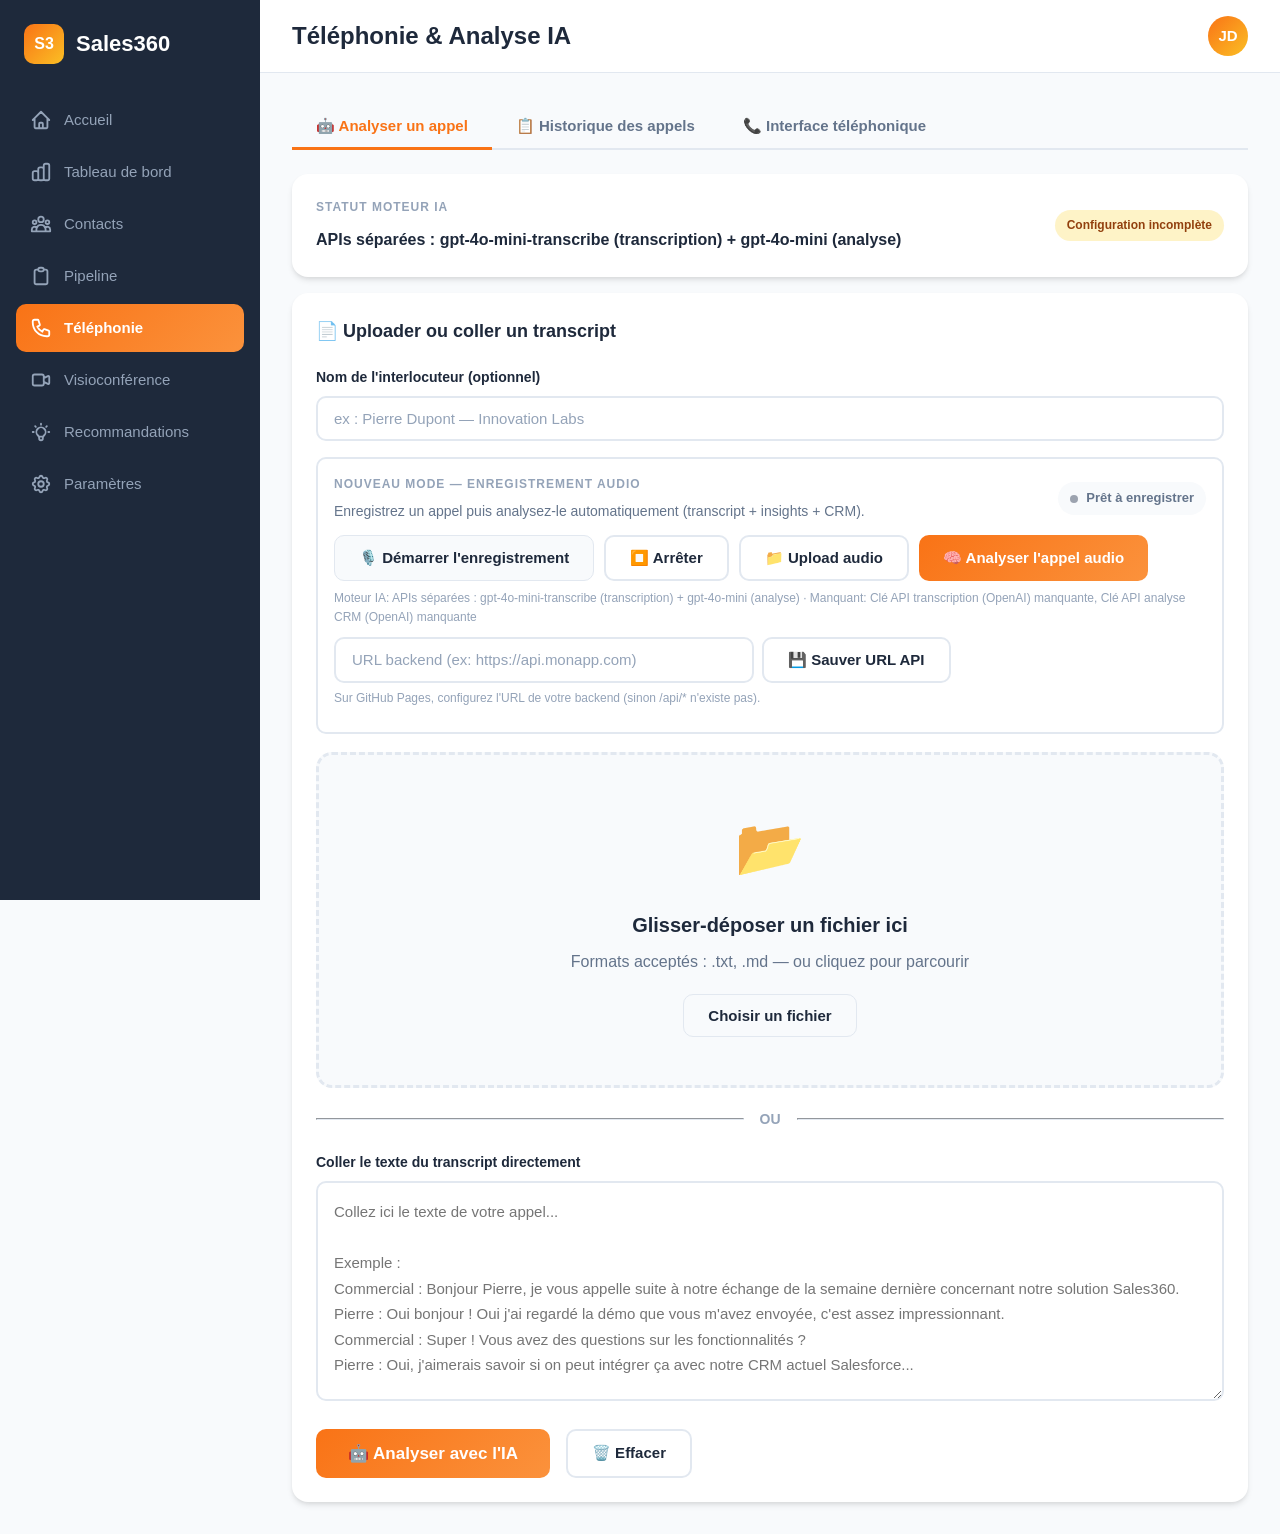
<file: telephony.html>
<!DOCTYPE html>
<html lang="fr">
<head>
  <meta charset="UTF-8">
  <meta name="viewport" content="width=device-width, initial-scale=1.0">
  <title>Sales360 - Téléphonie</title>
  <link rel="stylesheet" href="style.css">
  <style>
    /* ── Upload zone ── */
    .upload-zone {
      border: 3px dashed var(--border-light);
      border-radius: var(--radius-lg);
      padding: 48px 32px;
      text-align: center;
      background: var(--bg-light);
      cursor: pointer;
      transition: all 0.3s ease;
      position: relative;
    }
    .upload-zone:hover, .upload-zone.dragover {
      border-color: var(--accent-orange);
      background: #fff7ed;
    }
    .upload-zone input[type="file"] {
      position: absolute; inset: 0; opacity: 0; cursor: pointer;
    }
    .upload-icon { font-size: 56px; margin-bottom: 16px; }
    .upload-title { font-size: 20px; font-weight: 700; color: var(--text-dark); margin-bottom: 8px; }
    .upload-sub   { color: var(--text-gray); margin-bottom: 20px; }

    /* ── Textarea transcript ── */
    .transcript-area {
      width: 100%;
      min-height: 220px;
      padding: 16px;
      border: 2px solid var(--border-light);
      border-radius: var(--radius-md);
      font-size: 15px;
      font-family: inherit;
      line-height: 1.7;
      resize: vertical;
      transition: border-color 0.2s;
    }
    .transcript-area:focus { outline: none; border-color: var(--accent-orange); }

    /* ── AI Result card ── */
    .ai-result { display: none; animation: fadeSlide 0.4s ease; }
    @keyframes fadeSlide {
      from { opacity: 0; transform: translateY(16px); }
      to   { opacity: 1; transform: translateY(0); }
    }

    /* ── Loading spinner ── */
    .ai-loading {
      display: none;
      flex-direction: column;
      align-items: center;
      padding: 48px;
      gap: 16px;
    }
    .spinner {
      width: 48px; height: 48px;
      border: 4px solid var(--border-light);
      border-top-color: var(--accent-orange);
      border-radius: 50%;
      animation: spin 0.8s linear infinite;
    }
    @keyframes spin { to { transform: rotate(360deg); } }

    /* ── Prospect badge ── */
    .prospect-badge {
      display: inline-flex; align-items: center; gap: 8px;
      padding: 4px 14px; border-radius: 20px; font-size: 13px; font-weight: 700;
    }
    .prospect-badge.chaud    { background: #fee2e2; color: #991b1b; }
    .prospect-badge.interesse{ background: #fef3c7; color: #92400e; }
    .prospect-badge.prospect { background: #dbeafe; color: #1e40af; }
    .prospect-badge.client   { background: #d1fae5; color: #065f46; }

    /* ── Key points list ── */
    .keypoints { list-style: none; display: flex; flex-direction: column; gap: 8px; }
    .keypoints li {
      padding: 10px 16px; background: var(--bg-light);
      border-radius: var(--radius-sm); border-left: 3px solid var(--accent-orange);
      font-size: 14px; color: var(--text-dark);
    }

    /* ── Next step mini card ── */
    .step-mini {
      display: flex; gap: 16px; align-items: flex-start;
      padding: 14px 16px; border-radius: var(--radius-md);
      border-left: 4px solid #e2e8f0; background: var(--bg-light); margin-bottom: 10px;
    }
    .step-mini.urgent    { border-color: #ef4444; background: #fff5f5; }
    .step-mini.follow-up { border-color: #3b82f6; background: #f0f7ff; }
    .step-mini.opportunity { border-color: #10b981; background: #f0fdf4; }
    .step-mini.risk      { border-color: #f59e0b; background: #fffbeb; }
    .step-mini-icon { font-size: 22px; min-width: 32px; }
    .step-mini-title { font-weight: 700; font-size: 14px; color: var(--text-dark); }
    .step-mini-desc  { font-size: 13px; color: var(--text-gray); margin-top: 2px; }
    .step-mini-due   { font-size: 12px; color: var(--text-light); margin-top: 4px; }

    /* ── Sentiment pill ── */
    .sentiment-pill {
      display: inline-flex; align-items: center; gap: 6px;
      padding: 6px 16px; border-radius: 20px; font-weight: 700; font-size: 14px;
    }
    .sentiment-pill.positif  { background: #d1fae5; color: #065f46; }
    .sentiment-pill.neutre   { background: #fef3c7; color: #92400e; }
    .sentiment-pill.negatif  { background: #fee2e2; color: #991b1b; }

    /* ── Recent calls ── */
    .call-history-item {
      display: flex; justify-content: space-between; align-items: center;
      padding: 16px; border-radius: var(--radius-md); background: var(--bg-light);
      margin-bottom: 10px; gap: 12px; cursor: pointer; transition: all 0.2s;
    }
    .call-history-item:hover { background: #fff7ed; }
    .call-hist-left { display: flex; align-items: center; gap: 16px; flex: 1; }
    .call-hist-avatar {
      width: 44px; height: 44px; border-radius: 50%;
      background: linear-gradient(135deg, var(--accent-orange), #fbbf24);
      display: flex; align-items: center; justify-content: center;
      color: white; font-weight: 700; font-size: 16px; flex-shrink: 0;
    }
    .call-hist-name  { font-weight: 700; color: var(--text-dark); }
    .call-hist-date  { font-size: 13px; color: var(--text-gray); }
    .call-hist-badge { font-size: 12px; }

    /* ── Tabs ── */
    .tabs { display: flex; gap: 0; margin-bottom: 24px; border-bottom: 2px solid var(--border-light); }
    .tab-btn {
      padding: 12px 24px; background: none; border: none; font-weight: 600;
      font-size: 15px; cursor: pointer; color: var(--text-gray);
      border-bottom: 3px solid transparent; margin-bottom: -2px; transition: all 0.2s;
    }
    .tab-btn.active { color: var(--accent-orange); border-bottom-color: var(--accent-orange); }
    .tab-content { display: none; }
    .tab-content.active { display: block; }

    /* ── Caller name field ── */
    .caller-field { display: flex; gap: 12px; margin-bottom: 16px; align-items: flex-end; }
    .caller-field .form-group { flex: 1; margin: 0; }

    /* ── Success toast ── */
    .toast {
      position: fixed; bottom: 32px; right: 32px; z-index: 9999;
      background: #065f46; color: white; padding: 16px 24px;
      border-radius: var(--radius-md); font-weight: 600; box-shadow: var(--shadow-lg);
      display: flex; align-items: center; gap: 12px;
      transform: translateY(80px); opacity: 0;
      transition: all 0.4s cubic-bezier(.34,1.56,.64,1);
    }
    .toast.show { transform: translateY(0); opacity: 1; }

    .section-label {
      font-size: 12px; font-weight: 700; text-transform: uppercase;
      letter-spacing: 1px; color: var(--text-light); margin-bottom: 10px;
    }
    .two-col { display: grid; grid-template-columns: 1fr 1fr; gap: 16px; }
    @media (max-width: 768px) { .two-col { grid-template-columns: 1fr; } }

    .info-row {
      display: flex; justify-content: space-between;
      padding: 10px 0; border-bottom: 1px solid var(--border-light); font-size: 14px;
    }
    .info-row:last-child { border: none; }
    .info-row span:first-child { color: var(--text-gray); }
    .info-row span:last-child  { font-weight: 600; color: var(--text-dark); }

    /* ── Audio recorder ── */
    .audio-recorder {
      border: 2px solid var(--border-light);
      border-radius: var(--radius-md);
      padding: 16px;
      background: #fff;
      margin-bottom: 18px;
    }
    .recorder-top {
      display: flex; justify-content: space-between; align-items: center; gap: 12px; flex-wrap: wrap;
      margin-bottom: 12px;
    }
    .rec-status {
      display: inline-flex; align-items: center; gap: 8px; font-size: 13px; font-weight: 700;
      padding: 6px 12px; border-radius: 20px; background: var(--bg-light); color: var(--text-gray);
    }
    .rec-status.recording { background: #fee2e2; color: #991b1b; }
    .rec-dot {
      width: 8px; height: 8px; border-radius: 50%; background: #9ca3af;
    }
    .rec-status.recording .rec-dot { background: #ef4444; animation: recBlink 1s infinite; }
    @keyframes recBlink { 0%,100% { opacity: 1; } 50% { opacity: 0.3; } }
    .rec-controls { display: flex; gap: 10px; flex-wrap: wrap; }
    .audio-preview { width: 100%; margin-top: 8px; }
    .audio-insights { margin-top: 18px; display: none; }
    .audio-insights ul { margin: 8px 0 0; padding-left: 18px; color: var(--text-gray); }
    .status-pill { display:inline-flex; align-items:center; gap:8px; padding:6px 12px; border-radius:20px; font-size:12px; font-weight:700; }
    .status-ok { background:#dcfce7; color:#166534; }
    .status-warn { background:#fef3c7; color:#92400e; }
  </style>
</head>
<body>
  <div class="app-container">
    <!-- Sidebar -->
    <aside class="sidebar">
      <div class="logo">
        <div class="logo-icon">S3</div>
        <span>Sales360</span>
      </div>
      <nav>
        <ul class="nav-menu">
          <li class="nav-item"><a href="index.html" class="nav-link">
            <svg class="nav-icon" fill="none" stroke="currentColor" viewBox="0 0 24 24"><path stroke-linecap="round" stroke-linejoin="round" stroke-width="2" d="M3 12l2-2m0 0l7-7 7 7M5 10v10a1 1 0 001 1h3m10-11l2 2m-2-2v10a1 1 0 01-1 1h-3m-6 0a1 1 0 001-1v-4a1 1 0 011-1h2a1 1 0 011 1v4a1 1 0 001 1m-6 0h6"/></svg>
            <span>Accueil</span>
          </a></li>
          <li class="nav-item"><a href="dashboard.html" class="nav-link">
            <svg class="nav-icon" fill="none" stroke="currentColor" viewBox="0 0 24 24"><path stroke-linecap="round" stroke-linejoin="round" stroke-width="2" d="M9 19v-6a2 2 0 00-2-2H5a2 2 0 00-2 2v6a2 2 0 002 2h2a2 2 0 002-2zm0 0V9a2 2 0 012-2h2a2 2 0 012 2v10m-6 0a2 2 0 002 2h2a2 2 0 002-2m0 0V5a2 2 0 012-2h2a2 2 0 012 2v14a2 2 0 01-2 2h-2a2 2 0 01-2-2z"/></svg>
            <span>Tableau de bord</span>
          </a></li>
          <li class="nav-item"><a href="contacts.html" class="nav-link">
            <svg class="nav-icon" fill="none" stroke="currentColor" viewBox="0 0 24 24"><path stroke-linecap="round" stroke-linejoin="round" stroke-width="2" d="M17 20h5v-2a3 3 0 00-5.356-1.857M17 20H7m10 0v-2c0-.656-.126-1.283-.356-1.857M7 20H2v-2a3 3 0 015.356-1.857M7 20v-2c0-.656.126-1.283.356-1.857m0 0a5.002 5.002 0 019.288 0M15 7a3 3 0 11-6 0 3 3 0 016 0zm6 3a2 2 0 11-4 0 2 2 0 014 0zM7 10a2 2 0 11-4 0 2 2 0 014 0z"/></svg>
            <span>Contacts</span>
          </a></li>
          <li class="nav-item"><a href="pipeline.html" class="nav-link">
            <svg class="nav-icon" fill="none" stroke="currentColor" viewBox="0 0 24 24"><path stroke-linecap="round" stroke-linejoin="round" stroke-width="2" d="M9 5H7a2 2 0 00-2 2v12a2 2 0 002 2h10a2 2 0 002-2V7a2 2 0 00-2-2h-2M9 5a2 2 0 002 2h2a2 2 0 002-2M9 5a2 2 0 012-2h2a2 2 0 012 2"/></svg>
            <span>Pipeline</span>
          </a></li>
          <li class="nav-item"><a href="telephony.html" class="nav-link active">
            <svg class="nav-icon" fill="none" stroke="currentColor" viewBox="0 0 24 24"><path stroke-linecap="round" stroke-linejoin="round" stroke-width="2" d="M3 5a2 2 0 012-2h3.28a1 1 0 01.948.684l1.498 4.493a1 1 0 01-.502 1.21l-2.257 1.13a11.042 11.042 0 005.516 5.516l1.13-2.257a1 1 0 011.21-.502l4.493 1.498a1 1 0 01.684.949V19a2 2 0 01-2 2h-1C9.716 21 3 14.284 3 6V5z"/></svg>
            <span>Téléphonie</span>
          </a></li>
          <li class="nav-item"><a href="visio.html" class="nav-link">
            <svg class="nav-icon" fill="none" stroke="currentColor" viewBox="0 0 24 24"><path stroke-linecap="round" stroke-linejoin="round" stroke-width="2" d="M15 10l4.553-2.276A1 1 0 0121 8.618v6.764a1 1 0 01-1.447.894L15 14M5 18h8a2 2 0 002-2V8a2 2 0 00-2-2H5a2 2 0 00-2 2v8a2 2 0 002 2z"/></svg>
            <span>Visioconférence</span>
          </a></li>
          <li class="nav-item"><a href="recommendations.html" class="nav-link">
            <svg class="nav-icon" fill="none" stroke="currentColor" viewBox="0 0 24 24"><path stroke-linecap="round" stroke-linejoin="round" stroke-width="2" d="M9.663 17h4.673M12 3v1m6.364 1.636l-.707.707M21 12h-1M4 12H3m3.343-5.657l-.707-.707m2.828 9.9a5 5 0 117.072 0l-.548.547A3.374 3.374 0 0014 18.469V19a2 2 0 11-4 0v-.531c0-.895-.356-1.754-.988-2.386l-.548-.547z"/></svg>
            <span>Recommandations</span>
            <span class="nav-badge" id="sidebar-badge" style="display:none">0</span>
          </a></li>
          <li class="nav-item"><a href="settings.html" class="nav-link">
            <svg class="nav-icon" fill="none" stroke="currentColor" viewBox="0 0 24 24"><path stroke-linecap="round" stroke-linejoin="round" stroke-width="2" d="M10.325 4.317c.426-1.756 2.924-1.756 3.35 0a1.724 1.724 0 002.573 1.066c1.543-.94 3.31.826 2.37 2.37a1.724 1.724 0 001.065 2.572c1.756.426 1.756 2.924 0 3.35a1.724 1.724 0 00-1.066 2.573c.94 1.543-.826 3.31-2.37 2.37a1.724 1.724 0 00-2.572 1.065c-.426 1.756-2.924 1.756-3.35 0a1.724 1.724 0 00-2.573-1.066c-1.543.94-3.31-.826-2.37-2.37a1.724 1.724 0 00-1.065-2.572c-1.756-.426-1.756-2.924 0-3.35a1.724 1.724 0 001.066-2.573c-.94-1.543.826-3.31 2.37-2.37.996.608 2.296.07 2.572-1.065z"/>
              <path stroke-linecap="round" stroke-linejoin="round" stroke-width="2" d="M15 12a3 3 0 11-6 0 3 3 0 016 0z"/></svg>
            <span>Paramètres</span>
          </a></li>
        </ul>
      </nav>
    </aside>

    <main class="main-content">
      <header class="topbar">
        <div class="topbar-left">
          <h1>Téléphonie & Analyse IA</h1>
        </div>
        <div class="topbar-right">
          <div class="user-profile"><div class="user-avatar">JD</div></div>
        </div>
      </header>

      <div class="content">

        <!-- ── TABS ─────────────────────────────────────── -->
        <div class="tabs">
          <button class="tab-btn active" onclick="switchTab('analyse', this)">🤖 Analyser un appel</button>
          <button class="tab-btn" onclick="switchTab('historique', this)">📋 Historique des appels</button>
          <button class="tab-btn" onclick="switchTab('interface', this)">📞 Interface téléphonique</button>
        </div>

        <div class="card" style="margin-bottom:16px;">
          <div style="display:flex;justify-content:space-between;gap:12px;align-items:center;flex-wrap:wrap;">
            <div>
              <div class="section-label">Statut moteur IA</div>
              <div id="telephony-ai-summary" style="font-weight:700;color:var(--text-dark);">—</div>
            </div>
            <span id="telephony-ai-pill" class="status-pill status-warn">Configuration incomplète</span>
          </div>
        </div>

        <!-- ═══════════════════════════════════════════════
             TAB 1 — ANALYSE IA
        ═══════════════════════════════════════════════ -->
        <div id="tab-analyse" class="tab-content active">

          <div class="card">
            <div class="card-header">
              <h3 class="card-title">📄 Uploader ou coller un transcript</h3>
            </div>

            <!-- Interlocuteur -->
            <div class="caller-field">
              <div class="form-group">
                <label class="form-label">Nom de l'interlocuteur (optionnel)</label>
                <input type="text" id="caller-name" class="form-input" placeholder="ex : Pierre Dupont — Innovation Labs">
              </div>
            </div>

            <div class="audio-recorder">
              <div class="recorder-top">
                <div>
                  <div class="section-label" style="margin-bottom:6px;">Nouveau mode — Enregistrement audio</div>
                  <div style="font-size:14px;color:var(--text-gray);">Enregistrez un appel puis analysez-le automatiquement (transcript + insights + CRM).</div>
                </div>
                <div id="rec-status" class="rec-status"><span class="rec-dot"></span><span id="rec-status-text">Prêt à enregistrer</span></div>
              </div>
              <div class="rec-controls">
                <button class="btn btn-secondary" id="btn-rec-start" type="button" onclick="startRecording()">🎙️ Démarrer l'enregistrement</button>
                <button class="btn btn-outline" id="btn-rec-stop" type="button" onclick="stopRecording()" disabled>⏹️ Arrêter</button>
                <button class="btn btn-outline" id="btn-audio-upload" type="button" onclick="document.getElementById('audio-upload-input').click()">📁 Upload audio</button>
                <button class="btn btn-primary" id="btn-rec-analyze" type="button" onclick="analyzeRecordedAudio()" disabled>🧠 Analyser l'appel audio</button>
              </div>
              <div id="ai-runtime-summary" style="font-size:12px;color:var(--text-light);margin-top:8px;">Moteur IA: —</div>
              <div style="margin-top:10px; display:flex; gap:8px; flex-wrap:wrap;">
                <input id="api-base-url" class="form-input" placeholder="URL backend (ex: https://api.monapp.com)" style="max-width:420px;">
                <button type="button" class="btn btn-outline" onclick="saveApiBaseUrl()">💾 Sauver URL API</button>
              </div>
              <div style="font-size:12px;color:var(--text-light);margin-top:6px;">
                Sur GitHub Pages, configurez l'URL de votre backend (sinon /api/* n'existe pas).
              </div>
              <input id="audio-upload-input" type="file" accept="audio/*" style="display:none;">
              <audio id="audio-preview" class="audio-preview" controls style="display:none;"></audio>
              <div id="audio-meta" style="font-size:12px;color:var(--text-light);margin-top:8px;"></div>
            </div>

            <!-- Drop zone -->
            <div class="upload-zone" id="drop-zone">
              <input type="file" id="file-input" accept=".txt,.md,.text">
              <div class="upload-icon">📂</div>
              <div class="upload-title">Glisser-déposer un fichier ici</div>
              <div class="upload-sub">Formats acceptés : .txt, .md — ou cliquez pour parcourir</div>
              <button class="btn btn-secondary" type="button" onclick="document.getElementById('file-input').click(); event.stopPropagation()">
                Choisir un fichier
              </button>
            </div>

            <!-- Séparateur -->
            <div style="display: flex; align-items: center; gap: 16px; margin: 20px 0;">
              <hr style="flex:1; border-color: var(--border-light);">
              <span style="color: var(--text-light); font-weight: 600; font-size: 14px;">OU</span>
              <hr style="flex:1; border-color: var(--border-light);">
            </div>

            <!-- Textarea collage direct -->
            <div class="form-group">
              <label class="form-label">Coller le texte du transcript directement</label>
              <textarea id="transcript-input" class="transcript-area"
                placeholder="Collez ici le texte de votre appel...

Exemple :
Commercial : Bonjour Pierre, je vous appelle suite à notre échange de la semaine dernière concernant notre solution Sales360.
Pierre : Oui bonjour ! Oui j'ai regardé la démo que vous m'avez envoyée, c'est assez impressionnant.
Commercial : Super ! Vous avez des questions sur les fonctionnalités ?
Pierre : Oui, j'aimerais savoir si on peut intégrer ça avec notre CRM actuel Salesforce..."></textarea>
            </div>

            <!-- Bouton analyser -->
            <div style="display: flex; gap: 16px; margin-top: 8px; flex-wrap: wrap;">
              <button class="btn btn-primary" id="btn-analyze" onclick="startAnalysis()" style="font-size: 17px; padding: 14px 32px;">
                🤖 Analyser avec l'IA
              </button>
              <button class="btn btn-outline" onclick="clearForm()">
                🗑️ Effacer
              </button>
            </div>
          </div>

          <!-- Loading -->
          <div class="card ai-loading" id="ai-loading">
            <div class="spinner"></div>
            <div style="font-weight: 700; font-size: 18px; color: var(--text-dark);">Analyse en cours...</div>
            <div style="color: var(--text-gray);">Le moteur IA analyse le transcript et génère le résumé et les next steps</div>
            <div style="color: var(--text-gray);">Gemini lit le transcript et génère le résumé et les next steps</div>
          </div>

          <!-- ── RÉSULTAT ───────────────────────────────── -->
          <div id="ai-result" class="ai-result">

            <!-- Prospect card -->
            <div class="card">
              <div class="card-header">
                <h3 class="card-title">👤 Nouveau prospect détecté</h3>
                <span id="result-badge" class="prospect-badge prospect">Prospect</span>
              </div>

              <div class="two-col">
                <div>
                  <div class="section-label">Informations</div>
                  <div class="info-row"><span>Nom</span>       <span id="r-name">—</span></div>
                  <div class="info-row"><span>Entreprise</span><span id="r-company">—</span></div>
                  <div class="info-row"><span>Email</span>     <span id="r-email">—</span></div>
                  <div class="info-row"><span>Téléphone</span> <span id="r-phone">—</span></div>
                  <div class="info-row"><span>Valeur estimée</span><span id="r-value">—</span></div>
                  <div class="info-row"><span>Stage pipeline</span><span id="r-stage">—</span></div>
                </div>
                <div>
                  <div class="section-label">Résumé de l'appel</div>
                  <div class="info-row"><span>Sentiment</span><span id="r-sentiment">—</span></div>
                  <div class="info-row"><span>Résultat</span><span id="r-outcome" style="text-align:right;max-width:220px">—</span></div>
                  <div style="margin-top: 16px;">
                    <div class="section-label">Points clés</div>
                    <ul class="keypoints" id="r-keypoints"></ul>
                  </div>
                </div>
              </div>

              <!-- Notes prospect -->
              <div style="margin-top: 20px;">
                <div class="section-label">Notes</div>
                <p id="r-notes" style="color: var(--text-gray); font-size: 14px; line-height: 1.7; background: var(--bg-light); padding: 14px 16px; border-radius: var(--radius-sm);"></p>
              </div>

              <!-- Objections -->
              <div id="r-objections-wrap" style="margin-top: 16px; display:none;">
                <div class="section-label">Objections détectées</div>
                <ul class="keypoints" id="r-objections" style="--kp-color: #ef4444;"></ul>
              </div>

              <div style="margin-top: 24px; display: flex; gap: 12px; flex-wrap: wrap;">
                <button class="btn btn-primary" onclick="goToContacts()">👥 Voir dans Contacts</button>
                <button class="btn btn-secondary" onclick="goToReco()">💡 Voir les next steps</button>
              </div>
            </div>

            <!-- Next steps -->
            <div class="card">
              <div class="card-header">
                <h3 class="card-title">✅ Next Steps générés</h3>
                <span id="r-steps-count" class="badge badge-info">0 actions</span>
              </div>
              <div id="r-steps-list"></div>
              <div style="margin-top: 16px;">
                <button class="btn btn-primary" onclick="goToReco()">Voir toutes les recommandations →</button>
              </div>
            </div>

            <div class="card audio-insights" id="audio-insights-card">
              <div class="card-header">
                <h3 class="card-title">🎧 Insights audio (transcription automatique)</h3>
              </div>
              <div class="section-label">Résumé brut de l'appel</div>
              <p id="audio-summary" style="color:var(--text-gray);font-size:14px;line-height:1.7;">—</p>
              <div class="two-col" style="margin-top:16px;">
                <div>
                  <div class="section-label">Besoins détectés</div>
                  <ul id="audio-needs"></ul>
                </div>
                <div>
                  <div class="section-label">Objections détectées</div>
                  <ul id="audio-objections"></ul>
                </div>
              </div>
              <div style="margin-top:14px;">
                <div class="section-label">Prochaines étapes proposées</div>
                <ul id="audio-next-steps"></ul>
              </div>
            </div>

          </div><!-- /ai-result -->
        </div><!-- /tab-analyse -->


        <!-- ═══════════════════════════════════════════════
             TAB 2 — HISTORIQUE
        ═══════════════════════════════════════════════ -->
        <div id="tab-historique" class="tab-content">
          <div class="card">
            <div class="card-header">
              <h3 class="card-title">📋 Appels analysés</h3>
              <button class="btn btn-outline" onclick="clearHistory()" style="font-size: 13px; padding: 8px 16px;">🗑️ Vider l'historique</button>
            </div>
            <div id="call-history-list">
              <div style="text-align: center; padding: 48px; color: var(--text-gray);">
                <div style="font-size: 48px; margin-bottom: 12px;">📭</div>
                <p style="font-weight: 600;">Aucun appel analysé pour l'instant.</p>
                <p style="margin-top: 8px; font-size: 14px;">Analysez votre premier transcript dans l'onglet "Analyser un appel".</p>
              </div>
            </div>
          </div>
        </div><!-- /tab-historique -->


        <!-- ═══════════════════════════════════════════════
             TAB 3 — INTERFACE TÉLÉPHONIQUE (existante)
        ═══════════════════════════════════════════════ -->
        <div id="tab-interface" class="tab-content">
          <div class="card">
            <div class="call-interface">
              <div class="call-avatar">SM</div>
              <h2 style="font-size: 28px; margin-bottom: 8px;">Sophie Martin</h2>
              <p class="call-status">Appel entrant...</p>
              <div class="call-controls">
                <button class="call-btn call-btn-answer" onclick="answerCall()">
                  <svg width="32" height="32" fill="none" stroke="currentColor" viewBox="0 0 24 24"><path stroke-linecap="round" stroke-linejoin="round" stroke-width="2" d="M3 5a2 2 0 012-2h3.28a1 1 0 01.948.684l1.498 4.493a1 1 0 01-.502 1.21l-2.257 1.13a11.042 11.042 0 005.516 5.516l1.13-2.257a1 1 0 011.21-.502l4.493 1.498a1 1 0 01.684.949V19a2 2 0 01-2 2h-1C9.716 21 3 14.284 3 6V5z"/></svg>
                </button>
                <button class="call-btn call-btn-mute">
                  <svg width="32" height="32" fill="none" stroke="currentColor" viewBox="0 0 24 24"><path stroke-linecap="round" stroke-linejoin="round" stroke-width="2" d="M19 11a7 7 0 01-7 7m0 0a7 7 0 01-7-7m7 7v4m0 0H8m4 0h4m-4-8a3 3 0 01-3-3V5a3 3 0 116 0v6a3 3 0 01-3 3z"/></svg>
                </button>
                <button class="call-btn call-btn-decline" onclick="declineCall()">
                  <svg width="32" height="32" fill="none" stroke="currentColor" viewBox="0 0 24 24"><path stroke-linecap="round" stroke-linejoin="round" stroke-width="2" d="M16 8l2-2m0 0l2-2m-2 2l-2-2m2 2l2 2M5 3a2 2 0 00-2 2v1c0 8.284 6.716 15 15 15h1a2 2 0 002-2v-3.28a1 1 0 00-.684-.948l-4.493-1.498a1 1 0 00-1.21.502l-1.13 2.257a11.042 11.042 0 01-5.516-5.517l2.257-1.128a1 1 0 00.502-1.21L9.228 3.683A1 1 0 008.279 3H5z"/></svg>
                </button>
              </div>
              <div class="keypad">
                <button class="keypad-btn">1</button><button class="keypad-btn">2</button>
                <button class="keypad-btn">3</button><button class="keypad-btn">4</button>
                <button class="keypad-btn">5</button><button class="keypad-btn">6</button>
                <button class="keypad-btn">7</button><button class="keypad-btn">8</button>
                <button class="keypad-btn">9</button><button class="keypad-btn">*</button>
                <button class="keypad-btn">0</button><button class="keypad-btn">#</button>
              </div>
            </div>
          </div>

          <div class="card" style="margin-top: 0;">
            <div class="card-header"><h3 class="card-title">Appels récents</h3></div>
            <div class="table-container">
              <table>
                <thead><tr><th>Contact</th><th>Type</th><th>Durée</th><th>Date</th><th>Statut</th></tr></thead>
                <tbody>
                  <tr><td>Sophie Martin</td><td>Sortant</td><td>12:34</td><td>20/11/2025 14:32</td><td><span class="badge badge-success">Répondu</span></td></tr>
                  <tr><td>Pierre Dupont</td><td>Entrant</td><td>08:15</td><td>20/11/2025 11:20</td><td><span class="badge badge-success">Répondu</span></td></tr>
                  <tr><td>Marie Leroy</td><td>Sortant</td><td>—</td><td>20/11/2025 09:45</td><td><span class="badge badge-danger">Manqué</span></td></tr>
                </tbody>
              </table>
            </div>
          </div>
        </div><!-- /tab-interface -->

      </div><!-- /content -->
    </main>
  </div>

  <!-- Toast notification -->
  <div class="toast" id="toast">
    <span id="toast-icon">✅</span>
    <span id="toast-msg">Succès !</span>
  </div>

  <!-- ── MODAL détail appel historique ── -->
  <div class="modal" id="call-detail-modal">
    <div class="modal-content" style="max-width: 720px;">
      <div class="modal-header">
        <h2 id="modal-call-title">Détail de l'appel</h2>
        <button class="modal-close" onclick="closeCallModal()">&times;</button>
      </div>
      <div class="modal-body" id="modal-call-body"></div>
    </div>
  </div>

  <script src="ai-engine.js"></script>
  <script src="main.js"></script>
  <script>
    // ── State ──────────────────────────────────────────────
    let lastResult = null;
    let mediaRecorder = null;
    let mediaStream = null;
    let recordingChunks = [];
    let recordedBlob = null;
    let recStartedAt = 0;
    let recTimer = null;

    function ensureAudioAnalysisCompatibility() {
      // Compat legacy: certains anciens bundles appellent encore cette fonction à l'init.
      return Boolean(window.S360AI);
    }

    // ── Update sidebar badge ───────────────────────────────
    function refreshBadge() {
      if (!window.S360AI) return;
      const steps = window.S360AI.loadData(window.S360AI.STORAGE_NEXT_STEPS);
      const pending = steps.filter(s => !s.done).length;
      const badge = document.getElementById('sidebar-badge');
      if (badge) {
        badge.textContent = pending;
        badge.style.display = pending > 0 ? 'inline-block' : 'none';
      }
    }

    // ── Tab switcher ───────────────────────────────────────
    function switchTab(name, btn) {
      document.querySelectorAll('.tab-content').forEach(t => t.classList.remove('active'));
      document.querySelectorAll('.tab-btn').forEach(b => b.classList.remove('active'));
      document.getElementById('tab-' + name).classList.add('active');
      btn.classList.add('active');
      if (name === 'historique') renderHistory();
    }

    // ── File drag/drop ─────────────────────────────────────
    const dropZone = document.getElementById('drop-zone');
    const fileInput = document.getElementById('file-input');
    const audioUploadInput = document.getElementById('audio-upload-input');

    dropZone.addEventListener('dragover', e => { e.preventDefault(); dropZone.classList.add('dragover'); });
    dropZone.addEventListener('dragleave', () => dropZone.classList.remove('dragover'));
    dropZone.addEventListener('drop', e => {
      e.preventDefault();
      dropZone.classList.remove('dragover');
      const file = e.dataTransfer.files[0];
      if (file) readFile(file);
    });

    fileInput.addEventListener('change', () => {
      if (fileInput.files[0]) readFile(fileInput.files[0]);
    });
    audioUploadInput.addEventListener('change', () => {
      const file = audioUploadInput.files?.[0];
      if (file) loadAudioBlobForAnalysis(file, `Fichier audio prêt (${file.name})`);
    });

    function readFile(file) {
      const reader = new FileReader();
      reader.onload = e => {
        document.getElementById('transcript-input').value = e.target.result;
        showToast(`✅ Fichier "${file.name}" chargé`);
      };
      reader.readAsText(file);
    }

    // ── Main analysis ──────────────────────────────────────
    async function startAnalysis() {
      if (!window.S360AI || typeof window.S360AI.analyzeTranscript !== 'function') {
        showToast("❌ Moteur IA non chargé. Rechargez la page (Ctrl+F5).", 'error');
        return;
      }
      const missing = window.S360AI.getMissingRequirements?.() || [];
      if (missing.length) {
        showToast(`⚠️ Configuration IA incomplète : ${missing.join(' · ')}`, 'warning');
        return;
      }
      const text = document.getElementById('transcript-input').value.trim();
      const caller = document.getElementById('caller-name').value.trim();

      if (!text || text.length < 30) {
        showToast('⚠️ Le transcript est trop court (minimum 30 caractères)', 'warning');
        return;
      }

      // Show loading
      document.getElementById('ai-loading').style.display = 'flex';
      document.getElementById('ai-result').style.display = 'none';
      document.getElementById('btn-analyze').disabled = true;

      try {
        const res = await window.S360AI.analyzeTranscript(text, caller);
        lastResult = res;
        renderResult(res.analysis, res.nextSteps);
        refreshBadge();
        showToast('✅ Analyse terminée ! Prospect et next steps créés.');
      } catch (err) {
        showToast('❌ Erreur : ' + err.message, 'error');
        console.error(err);
      } finally {
        document.getElementById('ai-loading').style.display = 'none';
        document.getElementById('btn-analyze').disabled = false;
      }
    }

    function setRecordingStatus(text, isRecording = false) {
      const status = document.getElementById('rec-status');
      const statusText = document.getElementById('rec-status-text');
      status.classList.toggle('recording', Boolean(isRecording));
      statusText.textContent = text;
    }

    function updateRecorderButtons() {
      document.getElementById('btn-rec-start').disabled = Boolean(mediaRecorder && mediaRecorder.state === 'recording');
      document.getElementById('btn-rec-stop').disabled = !(mediaRecorder && mediaRecorder.state === 'recording');
      document.getElementById('btn-rec-analyze').disabled = !recordedBlob;
    }

    function formatDuration(ms) {
      const totalSec = Math.max(0, Math.floor(ms / 1000));
      const min = String(Math.floor(totalSec / 60)).padStart(2, '0');
      const sec = String(totalSec % 60).padStart(2, '0');
      return `${min}:${sec}`;
    }

    function detectSupportedMimeType() {
      const candidates = ['audio/webm;codecs=opus', 'audio/webm', 'audio/mp4', 'audio/ogg;codecs=opus', 'audio/wav'];
      return candidates.find(t => window.MediaRecorder?.isTypeSupported?.(t)) || '';
    }

    async function startRecording() {
      if (!navigator.mediaDevices?.getUserMedia) {
        showToast('❌ Cet appareil ne supporte pas l’enregistrement micro.', 'error');
        return;
      }

      try {
        mediaStream = await navigator.mediaDevices.getUserMedia({ audio: true });
      } catch (err) {
        showToast('❌ Accès micro refusé ou indisponible.', 'error');
        console.error(err);
        return;
      }

      try {
        const mimeType = detectSupportedMimeType();
        mediaRecorder = mimeType ? new MediaRecorder(mediaStream, { mimeType }) : new MediaRecorder(mediaStream);
      } catch (err) {
        showToast('❌ Impossible de démarrer MediaRecorder.', 'error');
        console.error(err);
        return;
      }

      recordedBlob = null;
      recordingChunks = [];
      document.getElementById('audio-preview').style.display = 'none';
      document.getElementById('audio-preview').src = '';
      document.getElementById('audio-meta').textContent = '';
      updateRecorderButtons();

      mediaRecorder.ondataavailable = e => {
        if (e.data && e.data.size > 0) recordingChunks.push(e.data);
      };

      mediaRecorder.onerror = (e) => {
        console.error('MediaRecorder error', e);
        showToast('❌ Erreur pendant l’enregistrement.', 'error');
      };

      mediaRecorder.onstop = () => {
        const mime = mediaRecorder.mimeType || 'audio/webm';
        loadAudioBlobForAnalysis(new Blob(recordingChunks, { type: mime }), 'Enregistrement prêt à être analysé.');
      };

      recStartedAt = Date.now();
      setRecordingStatus('Enregistrement 00:00', true);
      recTimer = setInterval(() => {
        setRecordingStatus(`Enregistrement ${formatDuration(Date.now() - recStartedAt)}`, true);
      }, 1000);

      mediaRecorder.start();
      updateRecorderButtons();
      showToast('🎙️ Enregistrement démarré');
    }

    function stopRecording() {
      if (!mediaRecorder || mediaRecorder.state !== 'recording') return;
      mediaRecorder.stop();
      if (recTimer) clearInterval(recTimer);
      recTimer = null;
      setRecordingStatus('Enregistrement arrêté');
      if (mediaStream) {
        mediaStream.getTracks().forEach(t => t.stop());
        mediaStream = null;
      }
      updateRecorderButtons();
      showToast('⏹️ Enregistrement terminé');
    }

    function loadAudioBlobForAnalysis(blob, successMessage = 'Audio prêt à être analysé.') {
      recordedBlob = blob;
      if (!recordedBlob?.size) {
        showToast('⚠️ Audio invalide ou vide.', 'warning');
        recordedBlob = null;
        updateRecorderButtons();
        return;
      }
      const audioUrl = URL.createObjectURL(recordedBlob);
      const preview = document.getElementById('audio-preview');
      preview.src = audioUrl;
      preview.style.display = 'block';
      document.getElementById('audio-meta').textContent = `Format détecté: ${recordedBlob.type || 'audio/webm'} · Taille: ${(recordedBlob.size / 1024).toFixed(1)} Ko`;
      updateRecorderButtons();
      showToast(`✅ ${successMessage}`);
    }

    async function analyzeRecordedAudio() {
      if (!recordedBlob || !recordedBlob.size) {
        showToast('⚠️ Aucun enregistrement à analyser.', 'warning');
        return;
      }

      const caller = document.getElementById('caller-name').value.trim();
      document.getElementById('ai-loading').style.display = 'flex';
      document.getElementById('ai-result').style.display = 'none';
      document.getElementById('btn-rec-analyze').disabled = true;

      try {
        const missing = window.S360AI?.getMissingRequirements?.() || [];
        if (missing.length) throw new Error(`Configuration IA incomplète : ${missing.join(' · ')}`);
        const analyzeAudioFn = window.S360AI?.analyzeCallAudio;
        if (typeof analyzeAudioFn !== 'function') {
          throw new Error("Le moteur IA audio n'est pas chargé. Rechargez la page.");
        }
        const res = await analyzeAudioFn(recordedBlob, caller);
        lastResult = res;
        document.getElementById('transcript-input').value = res.transcript || '';
        renderResult(res.analysis, res.nextSteps);
        renderAudioInsights(res.audioAnalysis);
        refreshBadge();
        showToast('✅ Analyse audio terminée !');
      } catch (err) {
        showToast('❌ Erreur audio : ' + err.message, 'error');
        console.error(err);
      } finally {
        document.getElementById('ai-loading').style.display = 'none';
        document.getElementById('btn-rec-analyze').disabled = false;
      }
    }

    function renderAudioInsights(audio) {
      const card = document.getElementById('audio-insights-card');
      if (!audio) {
        card.style.display = 'none';
        return;
      }

      const mkList = (arr, fallback) => (arr?.length ? arr.map(x => `<li>${x}</li>`).join('') : `<li>${fallback}</li>`);
      document.getElementById('audio-summary').textContent = audio.summary || 'Résumé non disponible.';
      document.getElementById('audio-needs').innerHTML = mkList(audio.needs, 'Aucun besoin détecté.');
      document.getElementById('audio-objections').innerHTML = mkList(audio.objections, 'Aucune objection détectée.');
      document.getElementById('audio-next-steps').innerHTML = mkList(audio.next_steps, 'Aucune prochaine étape détectée.');
      card.style.display = 'block';
    }

    // ── Render result ──────────────────────────────────────
    function renderResult(analysis, steps) {
      const p = analysis.prospect || {};
      const cs = analysis.callSummary || {};

      // Badge status
      const badge = document.getElementById('result-badge');
      const statusMap = { 'Chaud': 'chaud', 'Intéressé': 'interesse', 'Client': 'client' };
      const badgeClass = statusMap[p.status] || 'prospect';
      badge.className = `prospect-badge ${badgeClass}`;
      badge.textContent = p.status || 'Prospect';

      // Info fields
      setText('r-name',    p.name    || '—');
      setText('r-company', p.company || '—');
      setText('r-email',   p.email   || '—');
      setText('r-phone',   p.phone   || '—');
      setText('r-value',   p.estimatedValue ? `€${p.estimatedValue.toLocaleString('fr-FR')}` : '—');
      setText('r-stage',   analysis.pipelineStage || '—');
      setText('r-outcome', cs.outcome || '—');
      setText('r-notes',   p.notes   || '—');

      // Sentiment
      const sent = document.getElementById('r-sentiment');
      const sentClass = { positif: 'positif', neutre: 'neutre', négatif: 'negatif' }[cs.sentiment] || 'neutre';
      const sentEmoji = { positif: '😊', neutre: '😐', négatif: '😟' }[cs.sentiment] || '😐';
      sent.innerHTML = `<span class="sentiment-pill ${sentClass}">${sentEmoji} ${cs.sentiment || 'neutre'}</span>`;

      // Key points
      const kpList = document.getElementById('r-keypoints');
      kpList.innerHTML = (cs.keyPoints || []).map(k => `<li>• ${k}</li>`).join('');

      // Objections
      const objList = document.getElementById('r-objections');
      const objWrap = document.getElementById('r-objections-wrap');
      if (cs.objections && cs.objections.length > 0) {
        objWrap.style.display = 'block';
        objList.innerHTML = cs.objections.map(o => `<li style="border-left-color:#ef4444">⚠️ ${o}</li>`).join('');
      } else { objWrap.style.display = 'none'; }

      // Steps
      document.getElementById('r-steps-count').textContent = `${steps.length} action${steps.length > 1 ? 's' : ''}`;
      const icons = { urgent: '⚡', 'follow-up': '📅', opportunity: '🎯', risk: '⚠️' };
      document.getElementById('r-steps-list').innerHTML = steps.map(s => `
        <div class="step-mini ${s.type}">
          <div class="step-mini-icon">${icons[s.type] || '✅'}</div>
          <div>
            <div class="step-mini-title">${s.title}</div>
            <div class="step-mini-desc">${s.description}</div>
            <div class="step-mini-due">📅 ${formatDate(s.dueDate)} · ${s.estimatedValue ? `💰 €${s.estimatedValue.toLocaleString('fr-FR')}` : ''}</div>
          </div>
        </div>
      `).join('');

      document.getElementById('ai-result').style.display = 'block';
      document.getElementById('ai-result').scrollIntoView({ behavior: 'smooth', block: 'start' });
    }

    // ── Helpers ────────────────────────────────────────────
    function setText(id, val) { const el = document.getElementById(id); if (el) el.textContent = val; }
    function formatDate(d) {
      if (!d) return '—';
      try { return new Date(d).toLocaleDateString('fr-FR', { day:'2-digit', month:'short', year:'numeric' }); }
      catch { return d; }
    }

    function clearForm() {
      document.getElementById('transcript-input').value = '';
      document.getElementById('caller-name').value = '';
      document.getElementById('ai-result').style.display = 'none';
      document.getElementById('audio-insights-card').style.display = 'none';
      fileInput.value = '';
      audioUploadInput.value = '';
      recordedBlob = null;
      document.getElementById('audio-preview').style.display = 'none';
      document.getElementById('audio-preview').src = '';
      document.getElementById('audio-meta').textContent = '';
      updateRecorderButtons();
    }

    function goToContacts()     { window.location.href = 'contacts.html'; }
    function goToReco()         { window.location.href = 'recommendations.html'; }

    // ── Render history ─────────────────────────────────────
    function renderHistory() {
      if (!window.S360AI) return;
      const calls = window.S360AI.loadData(window.S360AI.STORAGE_CALLS);
      const container = document.getElementById('call-history-list');

      if (!calls.length) {
        container.innerHTML = `<div style="text-align:center;padding:48px;color:var(--text-gray);">
          <div style="font-size:48px;margin-bottom:12px">📭</div>
          <p style="font-weight:600">Aucun appel analysé pour l'instant.</p>
        </div>`;
        return;
      }

      container.innerHTML = calls.map(c => {
        const p = c.analysis?.prospect || {};
        const initials = (p.name || '??').split(' ').map(w => w[0]).join('').slice(0, 2).toUpperCase();
        const sentiment = c.analysis?.callSummary?.sentiment || 'neutre';
        const sentEmoji = { positif: '😊', neutre: '😐', négatif: '😟' }[sentiment] || '😐';
        const steps = (window.S360AI.loadData(window.S360AI.STORAGE_NEXT_STEPS)).filter(s => s.callId === c.id);
        const pending = steps.filter(s => !s.done).length;
        return `
          <div class="call-history-item" onclick="openCallDetail('${c.id}')">
            <div class="call-hist-left">
              <div class="call-hist-avatar">${initials}</div>
              <div>
                <div class="call-hist-name">${p.name || 'Inconnu'} ${p.company ? '— ' + p.company : ''}</div>
                <div class="call-hist-date">${new Date(c.date).toLocaleString('fr-FR')}${p.estimatedValue ? ` · €${p.estimatedValue.toLocaleString('fr-FR')}` : ''}</div>
              </div>
            </div>
            <div style="display:flex;gap:8px;align-items:center;flex-shrink:0">
              <span style="font-size:20px">${sentEmoji}</span>
              ${pending > 0 ? `<span class="badge badge-warning">${pending} action${pending>1?'s':''}</span>` : '<span class="badge badge-success">✓ Done</span>'}
              <svg width="16" height="16" fill="none" stroke="currentColor" viewBox="0 0 24 24"><path stroke-linecap="round" stroke-linejoin="round" stroke-width="2" d="M9 5l7 7-7 7"/></svg>
            </div>
          </div>`;
      }).join('');
    }

    // ── Open call detail modal ─────────────────────────────
    function openCallDetail(callId) {
      if (!window.S360AI) return;
      const calls = window.S360AI.loadData(window.S360AI.STORAGE_CALLS);
      const call  = calls.find(c => c.id === callId);
      if (!call) return;

      const p  = call.analysis?.prospect || {};
      const cs = call.analysis?.callSummary || {};
      const steps = window.S360AI.loadData(window.S360AI.STORAGE_NEXT_STEPS).filter(s => s.callId === callId);
      const icons = { urgent: '⚡', 'follow-up': '📅', opportunity: '🎯', risk: '⚠️' };

      document.getElementById('modal-call-title').textContent = `${p.name || 'Inconnu'} — ${new Date(call.date).toLocaleString('fr-FR')}`;
      document.getElementById('modal-call-body').innerHTML = `
        <div style="display:grid;grid-template-columns:1fr 1fr;gap:16px;margin-bottom:20px">
          <div>
            <div class="section-label">Prospect</div>
            <div class="info-row"><span>Nom</span><span>${p.name||'—'}</span></div>
            <div class="info-row"><span>Société</span><span>${p.company||'—'}</span></div>
            <div class="info-row"><span>Valeur</span><span>${p.estimatedValue?'€'+p.estimatedValue.toLocaleString('fr-FR'):'—'}</span></div>
          </div>
          <div>
            <div class="section-label">Appel</div>
            <div class="info-row"><span>Sentiment</span><span>${cs.sentiment||'—'}</span></div>
            <div class="info-row"><span>Résultat</span><span style="max-width:180px;text-align:right">${cs.outcome||'—'}</span></div>
          </div>
        </div>
        <div class="section-label">Next Steps (${steps.length})</div>
        ${steps.map(s => `<div class="step-mini ${s.type}" style="margin-bottom:8px">
          <div class="step-mini-icon">${icons[s.type]||'✅'}</div>
          <div>
            <div class="step-mini-title" style="text-decoration:${s.done?'line-through':'none'}">${s.title}</div>
            <div class="step-mini-due">${formatDate(s.dueDate)} ${s.done?'· <span style="color:#10b981">✓ Terminé</span>':''}</div>
          </div>
        </div>`).join('')}
        <div class="section-label" style="margin-top:20px">Transcript</div>
        <pre style="background:var(--bg-light);padding:16px;border-radius:var(--radius-md);font-size:13px;line-height:1.7;white-space:pre-wrap;max-height:200px;overflow-y:auto;color:var(--text-gray)">${call.transcript}</pre>
      `;
      document.getElementById('call-detail-modal').style.display = 'block';
    }
    function closeCallModal() { document.getElementById('call-detail-modal').style.display = 'none'; }

    // ── Clear history ──────────────────────────────────────
    function clearHistory() {
      if (!window.S360AI) return;
      if (confirm('Vider tout l\'historique des appels ? (les contacts et next steps seront conservés)')) {
        window.S360AI.saveData(window.S360AI.STORAGE_CALLS, []);
        renderHistory();
        showToast('🗑️ Historique vidé');
      }
    }

    function saveApiBaseUrl() {
      const input = document.getElementById('api-base-url');
      const url = input?.value || '';
      if (!window.S360AI || typeof window.S360AI.setApiBaseUrl !== 'function') {
        showToast("❌ Moteur IA non chargé.", 'error');
        return;
      }
      const saved = window.S360AI.setApiBaseUrl(url);
      showToast(saved ? `✅ URL API sauvegardée: ${saved}` : '✅ URL API locale (/api) activée');
    }

    // ── Toast helper ───────────────────────────────────────
    function showToast(msg, type = 'success') {
      const toast = document.getElementById('toast');
      const bg = { success: '#065f46', warning: '#92400e', error: '#991b1b' }[type] || '#065f46';
      toast.style.background = bg;
      document.getElementById('toast-msg').textContent = msg;
      toast.classList.add('show');
      setTimeout(() => toast.classList.remove('show'), 3500);
    }

    window.addEventListener('click', e => {
      if (e.target === document.getElementById('call-detail-modal'))
        closeCallModal();
    });
    window.addEventListener('beforeunload', () => {
      if (mediaStream) mediaStream.getTracks().forEach(t => t.stop());
    });

    // ── Init ───────────────────────────────────────────────
    ensureAudioAnalysisCompatibility();
    if (window.S360AI && typeof window.S360AI.getActiveAiSummary === 'function') {
      const summary = window.S360AI.getActiveAiSummary();
      const missing = window.S360AI.getMissingRequirements?.() || [];
      const aiEl = document.getElementById('ai-runtime-summary');
      if (aiEl) aiEl.textContent = `Moteur IA: ${summary}${missing.length ? ` · Manquant: ${missing.join(', ')}` : ' · Prêt ✅'}`;
      const summaryTop = document.getElementById('telephony-ai-summary');
      const pill = document.getElementById('telephony-ai-pill');
      if (summaryTop) summaryTop.textContent = summary;
      if (pill) {
        pill.className = `status-pill ${missing.length ? 'status-warn' : 'status-ok'}`;
        pill.textContent = missing.length ? 'Configuration incomplète' : 'Moteur prêt ✅';
      }
    }
    if (window.S360AI && typeof window.S360AI.getApiBaseUrl === 'function') {
      const currentApiBase = window.S360AI.getApiBaseUrl();
      const apiInput = document.getElementById('api-base-url');
      if (apiInput) apiInput.value = currentApiBase || '';
      if (location.hostname.includes('github.io') && !currentApiBase) {
        showToast("⚠️ Configurez l'URL backend API pour GitHub Pages.", 'warning');
      }
    }
    refreshBadge();
    updateRecorderButtons();

    // Expose functions
    window.startAnalysis = startAnalysis;
    window.clearForm     = clearForm;
    window.goToContacts  = goToContacts;
    window.goToReco      = goToReco;
    window.switchTab     = switchTab;
    window.clearHistory  = clearHistory;
    window.openCallDetail= openCallDetail;
    window.closeCallModal= closeCallModal;
    window.showToast     = showToast;
    window.startRecording = startRecording;
    window.stopRecording = stopRecording;
    window.analyzeRecordedAudio = analyzeRecordedAudio;
    window.saveApiBaseUrl = saveApiBaseUrl;
  </script>
</body>
</html>
</file>
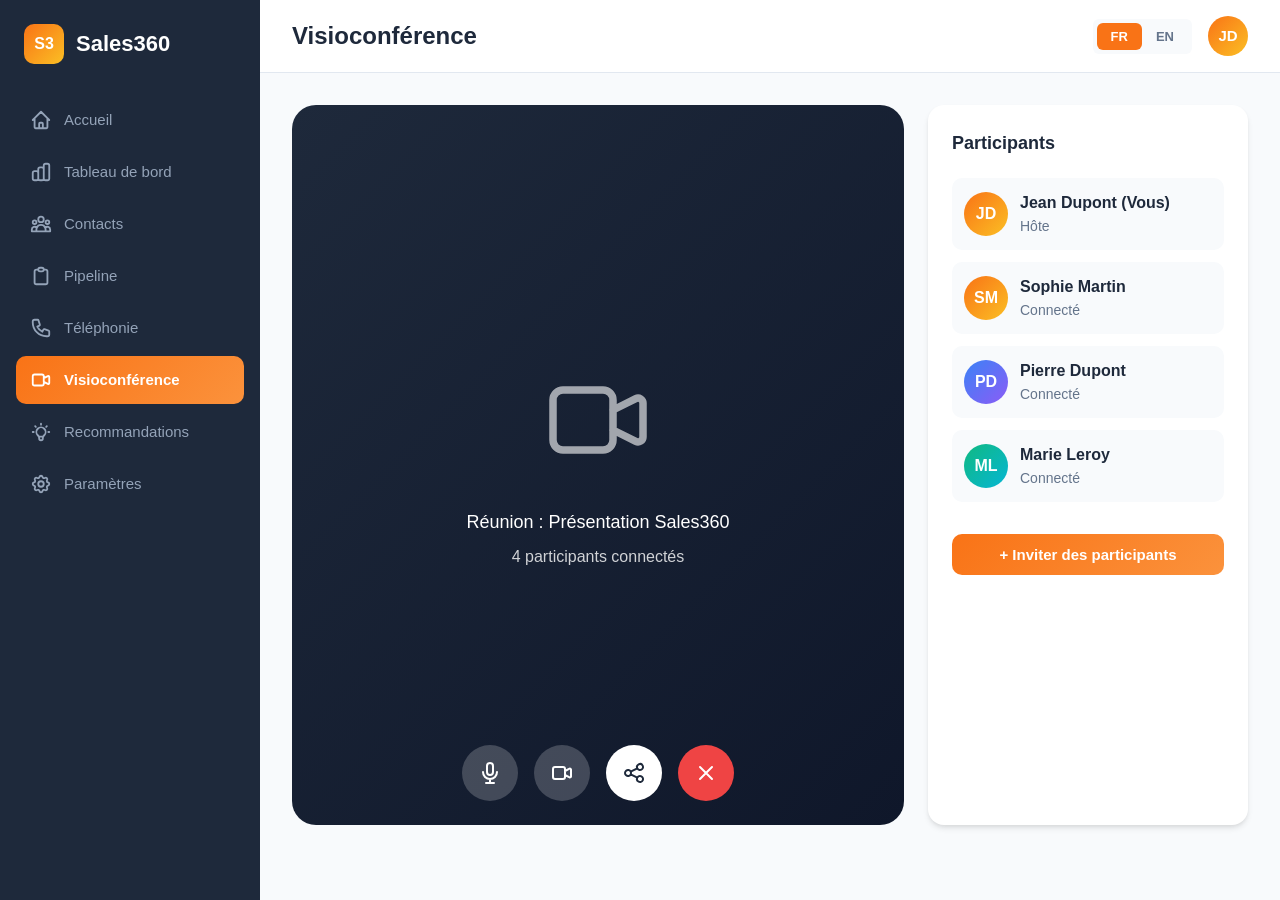
<file: visio.html>
<!DOCTYPE html>
<html lang="fr">
<head>
  <meta charset="UTF-8">
  <meta name="viewport" content="width=device-width, initial-scale=1.0">
  <title>Sales360 - Visioconférence</title>
  <link rel="stylesheet" href="style.css">
</head>
<body>
  <div class="app-container">
    <!-- Sidebar -->
    <aside class="sidebar">
      <div class="logo">
        <div class="logo-icon">S3</div>
        <span>Sales360</span>
      </div>
      
      <nav>
        <ul class="nav-menu">
          <li class="nav-item"><a href="index.html" class="nav-link">
            <svg class="nav-icon" fill="none" stroke="currentColor" viewBox="0 0 24 24"><path stroke-linecap="round" stroke-linejoin="round" stroke-width="2" d="M3 12l2-2m0 0l7-7 7 7M5 10v10a1 1 0 001 1h3m10-11l2 2m-2-2v10a1 1 0 01-1 1h-3m-6 0a1 1 0 001-1v-4a1 1 0 011-1h2a1 1 0 011 1v4a1 1 0 001 1m-6 0h6"/></svg>
            <span>Accueil</span>
          </a></li>
          <li class="nav-item"><a href="dashboard.html" class="nav-link">
            <svg class="nav-icon" fill="none" stroke="currentColor" viewBox="0 0 24 24"><path stroke-linecap="round" stroke-linejoin="round" stroke-width="2" d="M9 19v-6a2 2 0 00-2-2H5a2 2 0 00-2 2v6a2 2 0 002 2h2a2 2 0 002-2zm0 0V9a2 2 0 012-2h2a2 2 0 012 2v10m-6 0a2 2 0 002 2h2a2 2 0 002-2m0 0V5a2 2 0 012-2h2a2 2 0 012 2v14a2 2 0 01-2 2h-2a2 2 0 01-2-2z"/></svg>
            <span>Tableau de bord</span>
          </a></li>
          <li class="nav-item"><a href="contacts.html" class="nav-link">
            <svg class="nav-icon" fill="none" stroke="currentColor" viewBox="0 0 24 24"><path stroke-linecap="round" stroke-linejoin="round" stroke-width="2" d="M17 20h5v-2a3 3 0 00-5.356-1.857M17 20H7m10 0v-2c0-.656-.126-1.283-.356-1.857M7 20H2v-2a3 3 0 015.356-1.857M7 20v-2c0-.656.126-1.283.356-1.857m0 0a5.002 5.002 0 019.288 0M15 7a3 3 0 11-6 0 3 3 0 016 0zm6 3a2 2 0 11-4 0 2 2 0 014 0zM7 10a2 2 0 11-4 0 2 2 0 014 0z"/></svg>
            <span>Contacts</span>
          </a></li>
          <li class="nav-item"><a href="pipeline.html" class="nav-link">
            <svg class="nav-icon" fill="none" stroke="currentColor" viewBox="0 0 24 24"><path stroke-linecap="round" stroke-linejoin="round" stroke-width="2" d="M9 5H7a2 2 0 00-2 2v12a2 2 0 002 2h10a2 2 0 002-2V7a2 2 0 00-2-2h-2M9 5a2 2 0 002 2h2a2 2 0 002-2M9 5a2 2 0 012-2h2a2 2 0 012 2"/></svg>
            <span>Pipeline</span>
          </a></li>
          <li class="nav-item"><a href="telephony.html" class="nav-link">
            <svg class="nav-icon" fill="none" stroke="currentColor" viewBox="0 0 24 24"><path stroke-linecap="round" stroke-linejoin="round" stroke-width="2" d="M3 5a2 2 0 012-2h3.28a1 1 0 01.948.684l1.498 4.493a1 1 0 01-.502 1.21l-2.257 1.13a11.042 11.042 0 005.516 5.516l1.13-2.257a1 1 0 011.21-.502l4.493 1.498a1 1 0 01.684.949V19a2 2 0 01-2 2h-1C9.716 21 3 14.284 3 6V5z"/></svg>
            <span>Téléphonie</span>
          </a></li>
          <li class="nav-item"><a href="visio.html" class="nav-link active">
            <svg class="nav-icon" fill="none" stroke="currentColor" viewBox="0 0 24 24"><path stroke-linecap="round" stroke-linejoin="round" stroke-width="2" d="M15 10l4.553-2.276A1 1 0 0121 8.618v6.764a1 1 0 01-1.447.894L15 14M5 18h8a2 2 0 002-2V8a2 2 0 00-2-2H5a2 2 0 00-2 2v8a2 2 0 002 2z"/></svg>
            <span>Visioconférence</span>
          </a></li>
          <li class="nav-item"><a href="recommendations.html" class="nav-link">
            <svg class="nav-icon" fill="none" stroke="currentColor" viewBox="0 0 24 24"><path stroke-linecap="round" stroke-linejoin="round" stroke-width="2" d="M9.663 17h4.673M12 3v1m6.364 1.636l-.707.707M21 12h-1M4 12H3m3.343-5.657l-.707-.707m2.828 9.9a5 5 0 117.072 0l-.548.547A3.374 3.374 0 0014 18.469V19a2 2 0 11-4 0v-.531c0-.895-.356-1.754-.988-2.386l-.548-.547z"/></svg>
            <span>Recommandations</span>
            <span class="nav-badge" id="sidebar-badge" style="display:none">0</span>
          </a></li>
          <li class="nav-item"><a href="settings.html" class="nav-link">
            <svg class="nav-icon" fill="none" stroke="currentColor" viewBox="0 0 24 24"><path stroke-linecap="round" stroke-linejoin="round" stroke-width="2" d="M10.325 4.317c.426-1.756 2.924-1.756 3.35 0a1.724 1.724 0 002.573 1.066c1.543-.94 3.31.826 2.37 2.37a1.724 1.724 0 001.065 2.572c1.756.426 1.756 2.924 0 3.35a1.724 1.724 0 00-1.066 2.573c.94 1.543-.826 3.31-2.37 2.37a1.724 1.724 0 00-2.572 1.065c-.426 1.756-2.924 1.756-3.35 0a1.724 1.724 0 00-2.573-1.066c-1.543.94-3.31-.826-2.37-2.37a1.724 1.724 0 00-1.065-2.572c-1.756-.426-1.756-2.924 0-3.35a1.724 1.724 0 001.066-2.573c-.94-1.543.826-3.31 2.37-2.37.996.608 2.296.07 2.572-1.065z"/>
              <path stroke-linecap="round" stroke-linejoin="round" stroke-width="2" d="M15 12a3 3 0 11-6 0 3 3 0 016 0z"/></svg>
            <span>Paramètres</span>
          </a></li>
        </ul>
      </nav>
    </aside>

    <!-- Main Content -->
    <main class="main-content">
      <!-- Topbar -->
      <header class="topbar">
        <div class="topbar-left">
          <h1 data-i18n="visioTitle">Visioconférence</h1>
        </div>
        <div class="topbar-right">
          <div class="lang-switch">
            <button class="lang-btn active" data-lang="fr">FR</button>
            <button class="lang-btn" data-lang="en">EN</button>
          </div>
          <div class="user-profile">
            <div class="user-avatar">JD</div>
          </div>
        </div>
      </header>

      <!-- Content -->
      <div class="content">
        <div class="visio-container">
          <!-- Main Video -->
          <div class="video-main">
            <div style="text-align: center;">
              <svg width="120" height="120" fill="none" stroke="white" viewBox="0 0 24 24" style="margin-bottom: 20px; opacity: 0.6;">
                <path stroke-linecap="round" stroke-linejoin="round" stroke-width="1.5" d="M15 10l4.553-2.276A1 1 0 0121 8.618v6.764a1 1 0 01-1.447.894L15 14M5 18h8a2 2 0 002-2V8a2 2 0 00-2-2H5a2 2 0 00-2 2v8a2 2 0 002 2z"></path>
              </svg>
              <p style="font-size: 18px;">Réunion : Présentation Sales360</p>
              <p style="opacity: 0.8; margin-top: 8px;">4 participants connectés</p>
            </div>
            
            <div class="video-overlay">
              <button class="call-btn call-btn-mute">
                <svg width="24" height="24" fill="none" stroke="currentColor" viewBox="0 0 24 24">
                  <path stroke-linecap="round" stroke-linejoin="round" stroke-width="2" d="M19 11a7 7 0 01-7 7m0 0a7 7 0 01-7-7m7 7v4m0 0H8m4 0h4m-4-8a3 3 0 01-3-3V5a3 3 0 116 0v6a3 3 0 01-3 3z"></path>
                </svg>
              </button>
              
              <button class="call-btn call-btn-mute">
                <svg width="24" height="24" fill="none" stroke="currentColor" viewBox="0 0 24 24">
                  <path stroke-linecap="round" stroke-linejoin="round" stroke-width="2" d="M15 10l4.553-2.276A1 1 0 0121 8.618v6.764a1 1 0 01-1.447.894L15 14M5 18h8a2 2 0 002-2V8a2 2 0 00-2-2H5a2 2 0 00-2 2v8a2 2 0 002 2z"></path>
                </svg>
              </button>
              
              <button class="call-btn" style="background: var(--bg-white); color: var(--text-dark);">
                <svg width="24" height="24" fill="none" stroke="currentColor" viewBox="0 0 24 24">
                  <path stroke-linecap="round" stroke-linejoin="round" stroke-width="2" d="M8.684 13.342C8.886 12.938 9 12.482 9 12c0-.482-.114-.938-.316-1.342m0 2.684a3 3 0 110-2.684m0 2.684l6.632 3.316m-6.632-6l6.632-3.316m0 0a3 3 0 105.367-2.684 3 3 0 00-5.367 2.684zm0 9.316a3 3 0 105.368 2.684 3 3 0 00-5.368-2.684z"></path>
                </svg>
              </button>
              
              <button class="call-btn call-btn-decline">
                <svg width="24" height="24" fill="none" stroke="currentColor" viewBox="0 0 24 24">
                  <path stroke-linecap="round" stroke-linejoin="round" stroke-width="2" d="M6 18L18 6M6 6l12 12"></path>
                </svg>
              </button>
            </div>
          </div>

          <!-- Participants Sidebar -->
          <div class="video-participants">
            <h3 style="font-size: 18px; font-weight: 700; margin-bottom: 20px;" data-i18n="participants">Participants</h3>
            
            <div class="participant-card">
              <div class="participant-avatar">JD</div>
              <div>
                <div style="font-weight: 600; color: var(--text-dark);">Jean Dupont (Vous)</div>
                <div style="font-size: 14px; color: var(--text-gray);">Hôte</div>
              </div>
            </div>

            <div class="participant-card">
              <div class="participant-avatar" style="background: linear-gradient(135deg, #f97316, #fbbf24);">SM</div>
              <div>
                <div style="font-weight: 600; color: var(--text-dark);">Sophie Martin</div>
                <div style="font-size: 14px; color: var(--text-gray);">Connecté</div>
              </div>
            </div>

            <div class="participant-card">
              <div class="participant-avatar" style="background: linear-gradient(135deg, #3b82f6, #8b5cf6);">PD</div>
              <div>
                <div style="font-weight: 600; color: var(--text-dark);">Pierre Dupont</div>
                <div style="font-size: 14px; color: var(--text-gray);">Connecté</div>
              </div>
            </div>

            <div class="participant-card">
              <div class="participant-avatar" style="background: linear-gradient(135deg, #10b981, #06b6d4);">ML</div>
              <div>
                <div style="font-weight: 600; color: var(--text-dark);">Marie Leroy</div>
                <div style="font-size: 14px; color: var(--text-gray);">Connecté</div>
              </div>
            </div>

            <button class="btn btn-primary btn-block" style="margin-top: 20px;">+ Inviter des participants</button>
          </div>
        </div>
      </div>
    </main>
  </div>

  <script src="main.js"></script>
</body>
</html>
</file>
<file: style.css>
/* ============================================================
   Sales360 — Main Stylesheet
   ============================================================ */

/* ── CSS Variables ─────────────────────────────────────────── */
:root {
  /* Colors */
  --accent-orange: #f97316;
  --accent-orange-hover: #ea580c;
  --bg-dark: #1e293b;
  --bg-darker: #0f172a;
  --bg-light: #f8fafc;
  --bg-white: #ffffff;
  --text-dark: #1e293b;
  --text-gray: #64748b;
  --text-light: #94a3b8;
  --border-light: #e2e8f0;
  --border-dark: #334155;

  /* Shadows */
  --shadow-sm: 0 1px 2px rgba(0, 0, 0, 0.05);
  --shadow-md: 0 4px 6px -1px rgba(0, 0, 0, 0.1), 0 2px 4px -1px rgba(0, 0, 0, 0.06);
  --shadow-lg: 0 10px 15px -3px rgba(0, 0, 0, 0.1), 0 4px 6px -2px rgba(0, 0, 0, 0.05);
  --shadow-xl: 0 20px 25px -5px rgba(0, 0, 0, 0.1), 0 10px 10px -5px rgba(0, 0, 0, 0.04);

  /* Radius */
  --radius-sm: 6px;
  --radius-md: 10px;
  --radius-lg: 16px;
  --radius-xl: 24px;
}

/* ── Reset & Base ──────────────────────────────────────────── */
*, *::before, *::after {
  box-sizing: border-box;
  margin: 0;
  padding: 0;
}

body {
  font-family: -apple-system, BlinkMacSystemFont, 'Segoe UI', Roboto, 'Helvetica Neue', Arial, sans-serif;
  background: var(--bg-light);
  color: var(--text-dark);
  line-height: 1.6;
  min-height: 100vh;
}

a {
  text-decoration: none;
  color: inherit;
}

ul, ol {
  list-style: none;
}

img {
  max-width: 100%;
  height: auto;
}

/* ── App Container ─────────────────────────────────────────── */
.app-container {
  display: flex;
  min-height: 100vh;
}

/* ── Sidebar ───────────────────────────────────────────────── */
.sidebar {
  width: 260px;
  background: var(--bg-dark);
  color: white;
  padding: 24px 16px;
  display: flex;
  flex-direction: column;
  position: fixed;
  top: 0;
  left: 0;
  height: 100vh;
  overflow-y: auto;
  z-index: 100;
}

.logo {
  display: flex;
  align-items: center;
  gap: 12px;
  padding: 0 8px;
  margin-bottom: 32px;
}

.logo-icon {
  width: 40px;
  height: 40px;
  background: linear-gradient(135deg, var(--accent-orange), #fbbf24);
  border-radius: var(--radius-md);
  display: flex;
  align-items: center;
  justify-content: center;
  font-weight: 800;
  font-size: 16px;
  color: white;
}

.logo span {
  font-size: 22px;
  font-weight: 700;
  color: white;
}

.nav-menu {
  display: flex;
  flex-direction: column;
  gap: 4px;
}

.nav-item {
  border-radius: var(--radius-md);
}

.nav-link {
  display: flex;
  align-items: center;
  gap: 12px;
  padding: 12px 14px;
  border-radius: var(--radius-md);
  color: var(--text-light);
  font-weight: 500;
  font-size: 15px;
  transition: all 0.2s ease;
}

.nav-link:hover {
  background: rgba(255, 255, 255, 0.08);
  color: white;
}

.nav-link.active {
  background: linear-gradient(135deg, var(--accent-orange), #fb923c);
  color: white;
  font-weight: 600;
}

.nav-icon {
  width: 22px;
  height: 22px;
  flex-shrink: 0;
}

.nav-badge {
  margin-left: auto;
  background: #ef4444;
  color: white;
  font-size: 11px;
  font-weight: 700;
  padding: 2px 8px;
  border-radius: 12px;
  min-width: 20px;
  text-align: center;
}

/* ── Main Content ──────────────────────────────────────────── */
.main-content {
  flex: 1;
  margin-left: 260px;
  display: flex;
  flex-direction: column;
  min-height: 100vh;
}

/* ── Topbar ────────────────────────────────────────────────── */
.topbar {
  background: var(--bg-white);
  padding: 16px 32px;
  display: flex;
  justify-content: space-between;
  align-items: center;
  border-bottom: 1px solid var(--border-light);
  position: sticky;
  top: 0;
  z-index: 50;
}

.topbar-left h1 {
  font-size: 24px;
  font-weight: 700;
  color: var(--text-dark);
}

.topbar-right {
  display: flex;
  align-items: center;
  gap: 16px;
}

.lang-switch {
  display: flex;
  background: var(--bg-light);
  border-radius: var(--radius-sm);
  padding: 4px;
}

.lang-btn {
  padding: 6px 14px;
  border: none;
  background: transparent;
  font-weight: 600;
  font-size: 13px;
  color: var(--text-gray);
  cursor: pointer;
  border-radius: var(--radius-sm);
  transition: all 0.2s;
}

.lang-btn.active {
  background: var(--accent-orange);
  color: white;
}

.user-profile {
  display: flex;
  align-items: center;
  gap: 8px;
}

.user-avatar {
  width: 40px;
  height: 40px;
  border-radius: 50%;
  background: linear-gradient(135deg, var(--accent-orange), #fbbf24);
  display: flex;
  align-items: center;
  justify-content: center;
  font-weight: 700;
  font-size: 15px;
  color: white;
}

/* ── Content Area ──────────────────────────────────────────── */
.content {
  padding: 32px;
  flex: 1;
}

/* ── Cards ─────────────────────────────────────────────────── */
.card {
  background: var(--bg-white);
  border-radius: var(--radius-lg);
  box-shadow: var(--shadow-md);
  padding: 24px;
}

.card-header {
  display: flex;
  justify-content: space-between;
  align-items: center;
  margin-bottom: 20px;
}

.card-title {
  font-size: 18px;
  font-weight: 700;
  color: var(--text-dark);
}

.card-body {
  /* content goes here */
}

/* ── Buttons ───────────────────────────────────────────────── */
.btn {
  display: inline-flex;
  align-items: center;
  justify-content: center;
  gap: 8px;
  padding: 12px 24px;
  font-size: 15px;
  font-weight: 600;
  border-radius: var(--radius-md);
  border: none;
  cursor: pointer;
  transition: all 0.2s ease;
}

.btn-primary {
  background: linear-gradient(135deg, var(--accent-orange), #fb923c);
  color: white;
}

.btn-primary:hover {
  background: linear-gradient(135deg, var(--accent-orange-hover), var(--accent-orange));
  transform: translateY(-1px);
  box-shadow: var(--shadow-md);
}

.btn-secondary {
  background: var(--bg-light);
  color: var(--text-dark);
  border: 1px solid var(--border-light);
}

.btn-secondary:hover {
  background: var(--border-light);
}

.btn-outline {
  background: transparent;
  color: var(--text-dark);
  border: 2px solid var(--border-light);
}

.btn-outline:hover {
  border-color: var(--accent-orange);
  color: var(--accent-orange);
}

.btn-block {
  width: 100%;
}

/* ── Forms ─────────────────────────────────────────────────── */
.form-group {
  margin-bottom: 20px;
}

.form-label {
  display: block;
  font-size: 14px;
  font-weight: 600;
  color: var(--text-dark);
  margin-bottom: 8px;
}

.form-input {
  width: 100%;
  padding: 12px 16px;
  font-size: 15px;
  border: 2px solid var(--border-light);
  border-radius: var(--radius-md);
  background: var(--bg-white);
  color: var(--text-dark);
  transition: border-color 0.2s;
}

.form-input:focus {
  outline: none;
  border-color: var(--accent-orange);
}

.form-input::placeholder {
  color: var(--text-light);
}

/* ── Badges ────────────────────────────────────────────────── */
.badge {
  display: inline-flex;
  align-items: center;
  padding: 4px 12px;
  font-size: 12px;
  font-weight: 700;
  border-radius: 20px;
}

.badge-success {
  background: #d1fae5;
  color: #065f46;
}

.badge-warning {
  background: #fef3c7;
  color: #92400e;
}

.badge-danger {
  background: #fee2e2;
  color: #991b1b;
}

.badge-info {
  background: #dbeafe;
  color: #1e40af;
}

/* ── Stats Grid ────────────────────────────────────────────── */
.stats-grid {
  display: grid;
  grid-template-columns: repeat(auto-fit, minmax(200px, 1fr));
  gap: 20px;
  margin-bottom: 32px;
}

.stat-card {
  background: var(--bg-white);
  border-radius: var(--radius-lg);
  padding: 24px;
  box-shadow: var(--shadow-md);
}

.stat-label {
  font-size: 14px;
  color: var(--text-gray);
  margin-bottom: 8px;
}

.stat-value {
  font-size: 32px;
  font-weight: 800;
  color: var(--text-dark);
}

.stat-change {
  font-size: 13px;
  font-weight: 600;
  margin-top: 8px;
}

.stat-change.positive {
  color: #10b981;
}

.stat-change.negative {
  color: #ef4444;
}

/* ── Features Grid ─────────────────────────────────────────── */
.features-grid {
  display: grid;
  grid-template-columns: repeat(auto-fit, minmax(280px, 1fr));
  gap: 24px;
}

.feature-card {
  padding: 32px;
  background: var(--bg-white);
  border-radius: var(--radius-lg);
  box-shadow: var(--shadow-md);
  transition: all 0.3s ease;
}

.feature-card:hover {
  transform: translateY(-4px);
  box-shadow: var(--shadow-xl);
}

.feature-icon {
  font-size: 48px;
  margin-bottom: 16px;
}

.feature-title {
  font-size: 20px;
  font-weight: 700;
  color: var(--text-dark);
  margin-bottom: 8px;
}

.feature-description {
  font-size: 15px;
  color: var(--text-gray);
  line-height: 1.6;
}

/* ── Hero Section ──────────────────────────────────────────── */
.hero-section {
  text-align: center;
  padding: 64px 32px;
  background: linear-gradient(135deg, var(--bg-dark), var(--bg-darker));
  border-radius: var(--radius-xl);
  margin-bottom: 40px;
  color: white;
}

.hero-title {
  font-size: 42px;
  font-weight: 800;
  margin-bottom: 16px;
  background: linear-gradient(135deg, #fff, #f1f5f9);
  -webkit-background-clip: text;
  -webkit-text-fill-color: transparent;
  background-clip: text;
}

.hero-subtitle {
  font-size: 18px;
  color: var(--text-light);
  margin-bottom: 32px;
}

.hero-buttons {
  display: flex;
  gap: 16px;
  justify-content: center;
  flex-wrap: wrap;
}

.hero-btn {
  padding: 14px 32px;
  font-size: 16px;
}

/* ── Tables ────────────────────────────────────────────────── */
.table-container {
  overflow-x: auto;
}

table {
  width: 100%;
  border-collapse: collapse;
}

thead {
  background: var(--bg-light);
}

th {
  text-align: left;
  padding: 14px 16px;
  font-size: 13px;
  font-weight: 700;
  color: var(--text-gray);
  text-transform: uppercase;
  letter-spacing: 0.5px;
  border-bottom: 2px solid var(--border-light);
}

td {
  padding: 16px;
  border-bottom: 1px solid var(--border-light);
  font-size: 14px;
  color: var(--text-dark);
}

tbody tr:hover {
  background: var(--bg-light);
}

/* ── Chart Placeholder ─────────────────────────────────────── */
.chart-placeholder {
  height: 280px;
  background: linear-gradient(135deg, var(--bg-light), #fff);
  border-radius: var(--radius-md);
  display: flex;
  align-items: center;
  justify-content: center;
  font-size: 48px;
  color: var(--text-light);
}

/* ── Modals ────────────────────────────────────────────────── */
.modal {
  display: none;
  position: fixed;
  inset: 0;
  background: rgba(0, 0, 0, 0.5);
  z-index: 1000;
  align-items: center;
  justify-content: center;
  padding: 24px;
  overflow-y: auto;
}

.modal.show,
.modal[style*="display: block"] {
  display: flex;
}

.modal-content {
  background: var(--bg-white);
  border-radius: var(--radius-xl);
  width: 100%;
  max-width: 600px;
  max-height: 90vh;
  overflow-y: auto;
  box-shadow: var(--shadow-xl);
}

.modal-header {
  display: flex;
  justify-content: space-between;
  align-items: center;
  padding: 24px;
  border-bottom: 1px solid var(--border-light);
}

.modal-header h2 {
  font-size: 20px;
  font-weight: 700;
}

.modal-close {
  width: 36px;
  height: 36px;
  border: none;
  background: var(--bg-light);
  border-radius: 50%;
  font-size: 20px;
  cursor: pointer;
  display: flex;
  align-items: center;
  justify-content: center;
  color: var(--text-gray);
  transition: all 0.2s;
}

.modal-close:hover {
  background: var(--border-light);
  color: var(--text-dark);
}

.modal-body {
  padding: 24px;
}

/* ── Kanban Board ──────────────────────────────────────────── */
.kanban-board {
  display: flex;
  gap: 20px;
  overflow-x: auto;
  padding-bottom: 20px;
}

.kanban-column {
  min-width: 300px;
  flex: 1;
  background: var(--bg-light);
  border-radius: var(--radius-lg);
  padding: 16px;
}

.kanban-header {
  display: flex;
  justify-content: space-between;
  align-items: flex-start;
  margin-bottom: 16px;
}

.kanban-title {
  font-size: 16px;
  font-weight: 700;
  color: var(--text-dark);
}

.kanban-count {
  background: var(--border-light);
  color: var(--text-gray);
  font-size: 13px;
  font-weight: 700;
  padding: 4px 10px;
  border-radius: 12px;
}

.kanban-cards-zone {
  min-height: 100px;
}

.kanban-card {
  background: var(--bg-white);
  border-radius: var(--radius-md);
  padding: 16px;
  margin-bottom: 12px;
  box-shadow: var(--shadow-sm);
  border-left: 4px solid var(--accent-orange);
  transition: all 0.2s;
}

.kanban-card:hover {
  box-shadow: var(--shadow-md);
}

.kanban-card-title {
  font-weight: 700;
  color: var(--text-dark);
  margin-bottom: 4px;
}

.kanban-card-meta {
  display: flex;
  justify-content: space-between;
  align-items: center;
  margin-top: 12px;
}

/* ── Visio Container ───────────────────────────────────────── */
.visio-container {
  display: grid;
  grid-template-columns: 1fr 320px;
  gap: 24px;
  height: calc(100vh - 180px);
}

.video-main {
  background: linear-gradient(135deg, var(--bg-dark), var(--bg-darker));
  border-radius: var(--radius-xl);
  display: flex;
  flex-direction: column;
  align-items: center;
  justify-content: center;
  position: relative;
  color: white;
  min-height: 400px;
}

.video-overlay {
  position: absolute;
  bottom: 24px;
  display: flex;
  gap: 16px;
}

.call-btn {
  width: 56px;
  height: 56px;
  border-radius: 50%;
  border: none;
  cursor: pointer;
  display: flex;
  align-items: center;
  justify-content: center;
  transition: all 0.2s;
}

.call-btn-mute {
  background: rgba(255, 255, 255, 0.2);
  color: white;
}

.call-btn-mute:hover {
  background: rgba(255, 255, 255, 0.3);
}

.call-btn-decline {
  background: #ef4444;
  color: white;
}

.call-btn-decline:hover {
  background: #dc2626;
}

.video-participants {
  background: var(--bg-white);
  border-radius: var(--radius-lg);
  padding: 24px;
  box-shadow: var(--shadow-md);
}

.participant-card {
  display: flex;
  align-items: center;
  gap: 12px;
  padding: 12px;
  background: var(--bg-light);
  border-radius: var(--radius-md);
  margin-bottom: 12px;
}

.participant-avatar {
  width: 44px;
  height: 44px;
  border-radius: 50%;
  background: linear-gradient(135deg, var(--accent-orange), #fbbf24);
  display: flex;
  align-items: center;
  justify-content: center;
  font-weight: 700;
  color: white;
}

/* ── Settings ──────────────────────────────────────────────── */
.settings-section {
  margin-bottom: 32px;
}

.settings-title {
  font-size: 18px;
  font-weight: 700;
  color: var(--text-dark);
  margin-bottom: 20px;
  padding-bottom: 12px;
  border-bottom: 2px solid var(--border-light);
}

.settings-item {
  display: flex;
  justify-content: space-between;
  align-items: center;
  padding: 16px 0;
  border-bottom: 1px solid var(--border-light);
}

.settings-item:last-child {
  border-bottom: none;
}

.settings-label {
  font-weight: 600;
  color: var(--text-dark);
}

.settings-description {
  font-size: 14px;
  color: var(--text-gray);
  margin-top: 4px;
}

/* ── Toggle Switch ─────────────────────────────────────────── */
.toggle-switch {
  position: relative;
  display: inline-block;
  width: 52px;
  height: 28px;
}

.toggle-switch input {
  opacity: 0;
  width: 0;
  height: 0;
}

.toggle-slider {
  position: absolute;
  cursor: pointer;
  inset: 0;
  background: var(--border-light);
  border-radius: 28px;
  transition: 0.3s;
}

.toggle-slider::before {
  position: absolute;
  content: "";
  height: 22px;
  width: 22px;
  left: 3px;
  bottom: 3px;
  background: white;
  border-radius: 50%;
  transition: 0.3s;
  box-shadow: var(--shadow-sm);
}

.toggle-switch input:checked + .toggle-slider {
  background: var(--accent-orange);
}

.toggle-switch input:checked + .toggle-slider::before {
  transform: translateX(24px);
}

/* ── Recommendations ───────────────────────────────────────── */
.reco-summary {
  display: grid;
  grid-template-columns: repeat(auto-fit, minmax(180px, 1fr));
  gap: 16px;
  margin-bottom: 24px;
}

.reco-summary-item {
  background: linear-gradient(135deg, var(--accent-orange), #fb923c);
  color: white;
  padding: 20px;
  border-radius: var(--radius-lg);
  text-align: center;
}

.reco-summary-count {
  font-size: 36px;
  font-weight: 800;
}

.reco-summary-label {
  font-size: 13px;
  opacity: 0.9;
  margin-top: 4px;
}

.reco-filters {
  display: flex;
  gap: 8px;
  flex-wrap: wrap;
  margin-bottom: 24px;
}

.filter-btn {
  padding: 8px 16px;
  border: 2px solid var(--border-light);
  background: var(--bg-white);
  border-radius: 20px;
  font-weight: 600;
  font-size: 13px;
  color: var(--text-gray);
  cursor: pointer;
  transition: all 0.2s;
}

.filter-btn:hover {
  border-color: var(--accent-orange);
  color: var(--accent-orange);
}

.filter-btn.active {
  background: var(--accent-orange);
  border-color: var(--accent-orange);
  color: white;
}

.reco-grid {
  display: grid;
  grid-template-columns: repeat(auto-fill, minmax(380px, 1fr));
  gap: 20px;
}

.reco-card {
  background: var(--bg-white);
  border-radius: var(--radius-lg);
  padding: 24px;
  box-shadow: var(--shadow-md);
  display: flex;
  gap: 16px;
  border-left: 4px solid var(--border-light);
}

.reco-card.reco-urgent {
  border-left-color: #ef4444;
  background: linear-gradient(135deg, #fff 0%, #fff5f5 100%);
}

.reco-card.reco-follow-up {
  border-left-color: #3b82f6;
  background: linear-gradient(135deg, #fff 0%, #f0f7ff 100%);
}

.reco-card.reco-opportunity {
  border-left-color: #10b981;
  background: linear-gradient(135deg, #fff 0%, #f0fdf4 100%);
}

.reco-card.reco-risk {
  border-left-color: #f59e0b;
  background: linear-gradient(135deg, #fff 0%, #fffbeb 100%);
}

.reco-icon {
  font-size: 32px;
  flex-shrink: 0;
}

.reco-content {
  flex: 1;
}

.reco-header {
  display: flex;
  justify-content: space-between;
  align-items: flex-start;
  gap: 12px;
  margin-bottom: 8px;
}

.reco-title {
  font-size: 16px;
  font-weight: 700;
  color: var(--text-dark);
}

.reco-badge {
  font-size: 11px;
  font-weight: 700;
  padding: 4px 10px;
  border-radius: 12px;
  white-space: nowrap;
}

.reco-badge-urgent {
  background: #fee2e2;
  color: #991b1b;
}

.reco-badge-follow-up {
  background: #dbeafe;
  color: #1e40af;
}

.reco-badge-opportunity {
  background: #d1fae5;
  color: #065f46;
}

.reco-badge-risk {
  background: #fef3c7;
  color: #92400e;
}

.reco-description {
  font-size: 14px;
  color: var(--text-gray);
  line-height: 1.6;
  margin-bottom: 12px;
}

.reco-meta {
  display: flex;
  gap: 16px;
  font-size: 13px;
  color: var(--text-gray);
  margin-bottom: 16px;
}

.reco-actions {
  display: flex;
  gap: 8px;
  flex-wrap: wrap;
}

.reco-actions .btn {
  padding: 10px 16px;
  font-size: 13px;
}

/* ── Responsive ────────────────────────────────────────────── */
@media (max-width: 1024px) {
  .sidebar {
    width: 80px;
    padding: 16px 8px;
  }

  .logo span,
  .nav-link span {
    display: none;
  }

  .logo-icon {
    width: 48px;
    height: 48px;
    font-size: 18px;
  }

  .nav-link {
    justify-content: center;
    padding: 14px;
  }

  .nav-icon {
    width: 24px;
    height: 24px;
  }

  .nav-badge {
    position: absolute;
    top: 4px;
    right: 4px;
    margin: 0;
    padding: 2px 6px;
    font-size: 10px;
  }

  .nav-item {
    position: relative;
  }

  .main-content {
    margin-left: 80px;
  }

  .visio-container {
    grid-template-columns: 1fr;
  }
}

@media (max-width: 768px) {
  .sidebar {
    display: none;
  }

  .main-content {
    margin-left: 0;
  }

  .topbar {
    padding: 12px 16px;
  }

  .topbar-left h1 {
    font-size: 18px;
  }

  .content {
    padding: 16px;
  }

  .hero-title {
    font-size: 28px;
  }

  .hero-section {
    padding: 40px 20px;
  }

  .stats-grid {
    grid-template-columns: 1fr 1fr;
  }

  .reco-grid {
    grid-template-columns: 1fr;
  }

  .kanban-board {
    flex-direction: column;
  }

  .kanban-column {
    min-width: 100%;
  }
}
</file>
